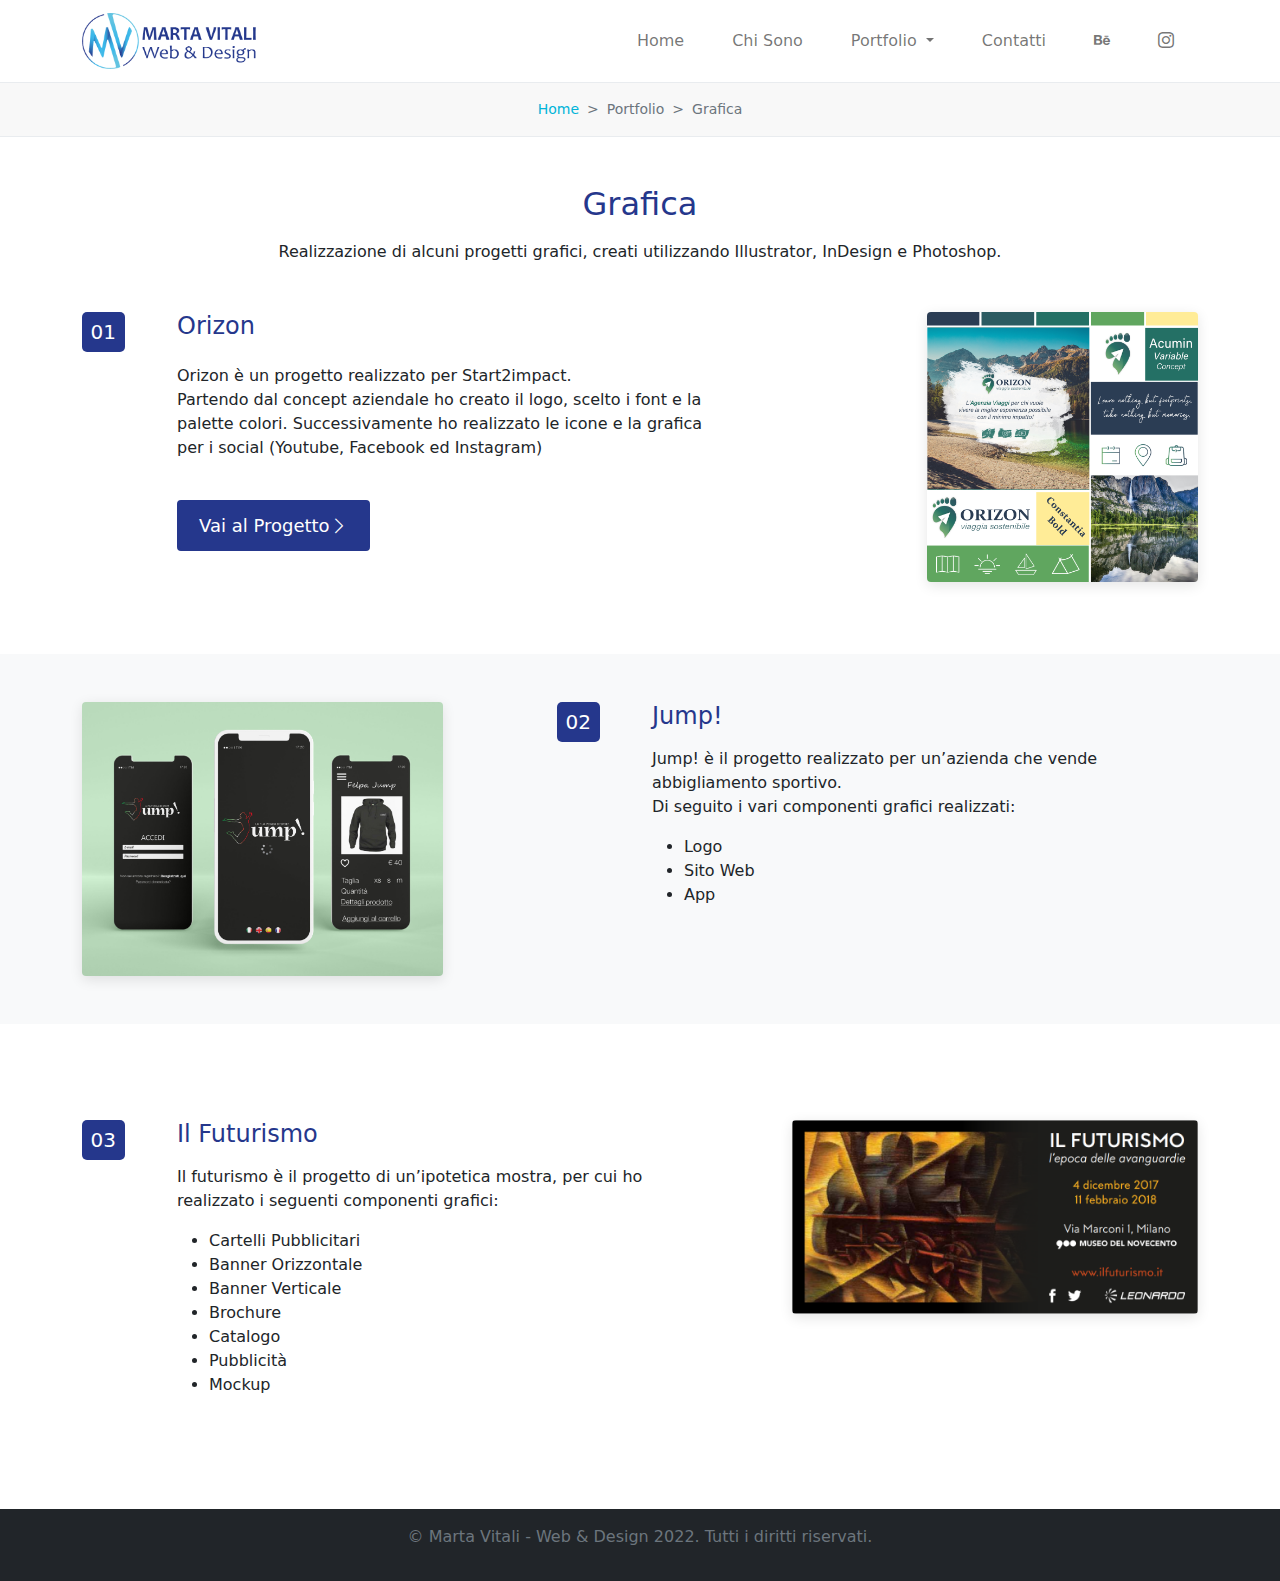
<file: portfolio/grafica/index.html>
<!DOCTYPE html>
<html lang="en">
<head>
  <meta charset="UTF-8">
  <meta name="viewport" content="width=device-width, initial-scale=1.0">
  <meta http-equiv="X-UA-Compatible" content="ie=edge">
    <meta name="description" content="I miei progetti grafici, dai più recenti a quelli più dati, scopriamoli insieme!" />
  <link rel="stylesheet" href="../../assets/scss/main.min.css">
  <!-- Bootstrap CSS -->
     <link href="https://cdn.jsdelivr.net/npm/bootstrap@5.1.3/dist/css/bootstrap.min.css" rel="stylesheet" integrity="sha384-1BmE4kWBq78iYhFldvKuhfTAU6auU8tT94WrHftjDbrCEXSU1oBoqyl2QvZ6jIW3" crossorigin="anonymous">
  <!--Icon Bootstrap-->
    <link rel="stylesheet" href="https://cdn.jsdelivr.net/npm/bootstrap-icons@1.8.1/font/bootstrap-icons.css">

     <title>Portfolio - Grafica</title>
     <link rel="icon" type="image/x-icon" href="../../assets/img/favicon.png">
   </head>
<body>

  <!--navbar-->
  <nav class="navbar navbar-light navbar-expand-lg bg-light fixed-top">
    <div class="container">
     <a class="navbar-brand" href="../../index.html">
       <img src="../../assets/img/header/logo.png" alt="marta vitali graphic & web designer" width="175" height="auto">
     </a>
    <button class="navbar-toggler" type="button" data-bs-toggle="offcanvas" data-bs-target="#navbarOffcanvasLg" aria-controls="navbarOffcanvasLg">
      <span class="navbar-toggler-icon"></span>
    </button>
    <div class="offcanvas offcanvas-end" tabindex="-1" id="navbarOffcanvasLg" aria-labelledby="navbarOffcanvasLgLabel">
      <ul class="navbar-nav">
        <li class="nav-item">
          <a class="nav-link" href="../../index.html">Home</a>
        </li>
        <li class="nav-item">
          <a class="nav-link" href="../../chi-sono.html">Chi Sono</a>
        </li>
        <li class="nav-item dropdown">
          <a class="nav-link dropdown-toggle" href="#" id="navbarDropdownMenuLink" role="button" data-bs-toggle="dropdown" aria-expanded="false">
            Portfolio
          </a>
          <ul class="dropdown-menu shadow-sm" aria-labelledby="navbarDropdownMenuLink">
            <li><a class="dropdown-item" href="../grafica/index.html">Grafica</a></li>
            <li><a class="dropdown-item" href="../web-design/index.html">Web Design</a></li>
          </ul>
        </li>
        <li class="nav-item">
          <a class="nav-link" href="../../contatti.html">Contatti</a>
        </li>
        <li class="nav-item">
          <a class="nav-link" href="https://www.behance.net/martavitali" target="_blank">
            <i class="bi bi-behance"></i>
          </a>
        </li>
        <li class="nav-item">
          <a class="nav-link" href="https://www.instagram.com/martavitali_99/?hl=it" target="_blank">
            <i class="bi bi-instagram"></i>
          </a>
        </li>
      </ul>
    </div>
  </div>
</nav>


<!-- Breadcrumb -->

<nav class="breadcrumb-nav"style="--bs-breadcrumb-divider: '>';" aria-label="breadcrumb">
  <div class="container">
    <ol class="breadcrumb">
      <li class="breadcrumb-item"><a href="../../index.html">Home</a></li>
      <li class="breadcrumb-item" style="color: #6c757d;">Portfolio</li>
      <li class="breadcrumb-item active" aria-current="page">Grafica</li>
    </ol>
  </div>
</nav>


<!-- Graphic Portfolio -->

<section class="graphic mb-2 my-lg-5">
  <div class="container">
    <h2 class"my-5">Grafica</h2>
      <p class="py-2 "style="text-align:center;">Realizzazione di alcuni progetti grafici, creati utilizzando Illustrator, InDesign e Photoshop.</p>
    <div class="row py-4">
      <h4 class="pb-2 solo_mobile" style="text-align:center;">Orizon</h4>
      <div class="col-12 col-lg-1 order-lg-1">
        <div class="number">
          <h5 class="solo_desktop">01</h5>
        </div>
      </div>
      <div class="col-12 col-lg-6 order-2 order-lg-2">
        <div class="project d-flex flex-column">
          <h4 class="solo_desktop">Orizon</h4>
          <p class="mt-3">Orizon è un progetto realizzato per Start2impact.<br/>
             Partendo dal concept aziendale ho creato il logo, scelto i font e la palette colori. Successivamente ho realizzato le icone e la grafica per i social (Youtube, Facebook ed Instagram)
          </p>
          <a class="bt1 rounded my-2 my-lg-4 mx-auto ms-lg-0 d-lg-flex justify-content-lg-start" href="https://www.martavitali.eu/wordpress/wp-content/uploads/2022/01/Progetto-Grafica-UXUI-di-Marta-Vitali.pdf" role="button" target="_blank">Vai al Progetto
              <i class="bi bi-chevron-right"></i>
          </a>
        </div>
      </div>
      <div class="col-12 col-lg-5 order-1 order-lg-3">
        <a href="https://www.martavitali.eu/wordpress/wp-content/uploads/2022/01/Progetto-Grafica-UXUI-di-Marta-Vitali.pdf/" target="_blank">
          <img src="../../assets/img/portfolio/orizon/orizon_brand_board.png" alt="brand board Orizon graphic" class="rounded mx-auto d-block my-4 my-lg-0 orizon_brand">
        </a>
      </div>
    </div>
  </div>
</section>

<section class="bg-light mb-2 my-lg-5">
  <div class="container">
    <div class="row py-5">
      <h4 class="pb-2 solo_mobile" style="text-align:center;">Jump!</h4>
      <div class="col-12 col-lg-5">
        <img src="../../assets/img/portfolio/jump/jump.jpg" alt="applicazione jump abbigliamento sportivo" class="rounded mx-auto d-block  my-4 my-lg-0 jump">
      </div>
      <div class="col-12 col-lg-1">
        <div class="number">
          <h5 class="solo_desktop">02</h5>
        </div>
      </div>
      <div class="col-12 col-lg-6">
        <div class="project">
          <h4 class="solo_desktop">Jump!</h4>
          <p class="mt-3">Jump! è il progetto realizzato per un’azienda che vende abbigliamento sportivo.<br/>
             Di seguito i vari componenti grafici realizzati:
          </p>
          <ul>
            <li class="project-link"><a href="https://www.martavitali.eu/grafica/jump/2-prove_logo.pdf" target="_blank">Logo</a></li>
            <li class="project-link"><a href="https://www.martavitali.eu/grafica/jump/5-sito.pdf" target="_blank">Sito Web</a></li>
            <li class="project-link"><a href="https://www.martavitali.eu/grafica/jump/6-applicazione.pdf" target="_blank">App</a></li>
          </ul>
        </div>
      </div>
    </div>
  </div>
</section>

<section class="mb-2 my-lg-5">
  <div class="container">
    <div class="row py-5">
      <h4 class="pb-2 solo_mobile" style="text-align:center;">Il Futurismo</h4>
      <div class="col-12 col-lg-1 order-lg-1">
        <div class="number">
          <h5 class="solo_desktop">03</h5>
        </div>
      </div>
      <div class="col-12 col-lg-6 order-2 order-lg-2">
        <div class="project">
          <h4 class="solo_desktop">Il Futurismo</h4>
          <p class="mt-3">Il futurismo è il progetto di un’ipotetica mostra, per cui ho realizzato i seguenti componenti grafici:
          </p>
          <ul>
            <li class="project-link"><a href="https://www.martavitali.eu/grafica/futurismo/1-cartelli_pubblicitari.pdf" target="_blank">Cartelli Pubblicitari</a></li>
            <li class="project-link"><a href="../../assets/img/portfolio/futurismo/banner_orizzontale.gif" target="_blank">Banner Orizzontale</a></li>
            <li class="project-link"><a href="../../assets/img/portfolio/futurismo/banner_verticale.gif" target="_blank">Banner Verticale</a></li>
            <li class="project-link"><a href="https://www.martavitali.eu/grafica/futurismo/4-brochure.pdf" target="_blank">Brochure</a></li>
            <li class="project-link"><a href="https://www.martavitali.eu/grafica/futurismo/5-catalogo.pdf" target="_blank">Catalogo</a></li>
            <li class="project-link"><a href="https://www.martavitali.eu/grafica/futurismo/6-pubblicita.pdf" target="_blank">Pubblicità</a></li>
            <li class="project-link"><a href="https://www.martavitali.eu/grafica/futurismo/7-mockup.pdf" target="_blank">Mockup</a></li>
          </ul>
        </div>
      </div>
      <div class="col-12 col-lg-5 order-1 order-lg-3">
        <img src="../../assets/img/portfolio/futurismo/futurismo_cartello_pubblicitario.png" alt="brand board Orizon graphic" class="rounded mx-auto d-block my-4 my-lg-0 futurismo_banner">
      </div>
    </div>
  </div>
</section>


<!-- Option 1: Bootstrap Bundle with Popper -->
  <script src="https://cdn.jsdelivr.net/npm/bootstrap@5.1.3/dist/js/bootstrap.bundle.min.js" integrity="sha384-ka7Sk0Gln4gmtz2MlQnikT1wXgYsOg+OMhuP+IlRH9sENBO0LRn5q+8nbTov4+1p" crossorigin="anonymous"></script>
</body>


<footer class="py-3 bg-dark">
  <p class="text-center text-muted">&copy; Marta Vitali - Web & Design 2022. Tutti i diritti riservati.</p>
</footer>


</html>
</file>
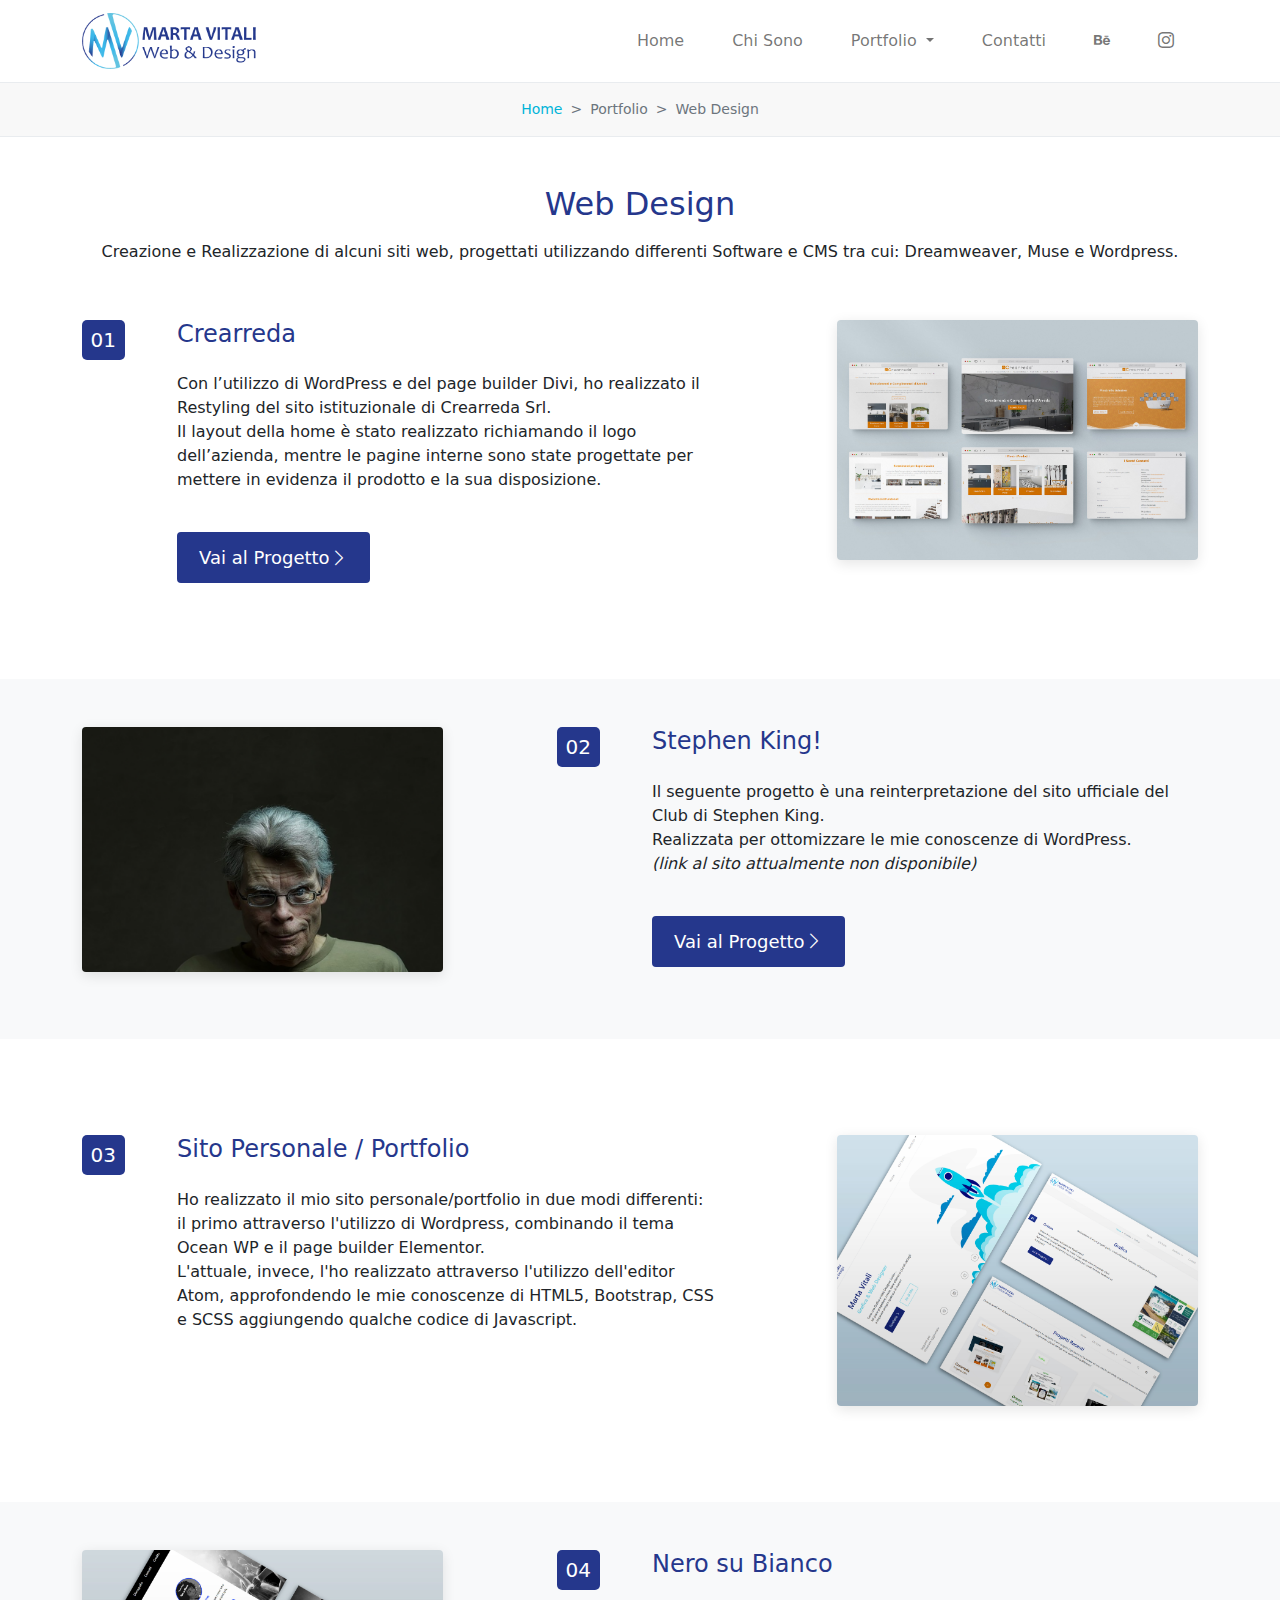
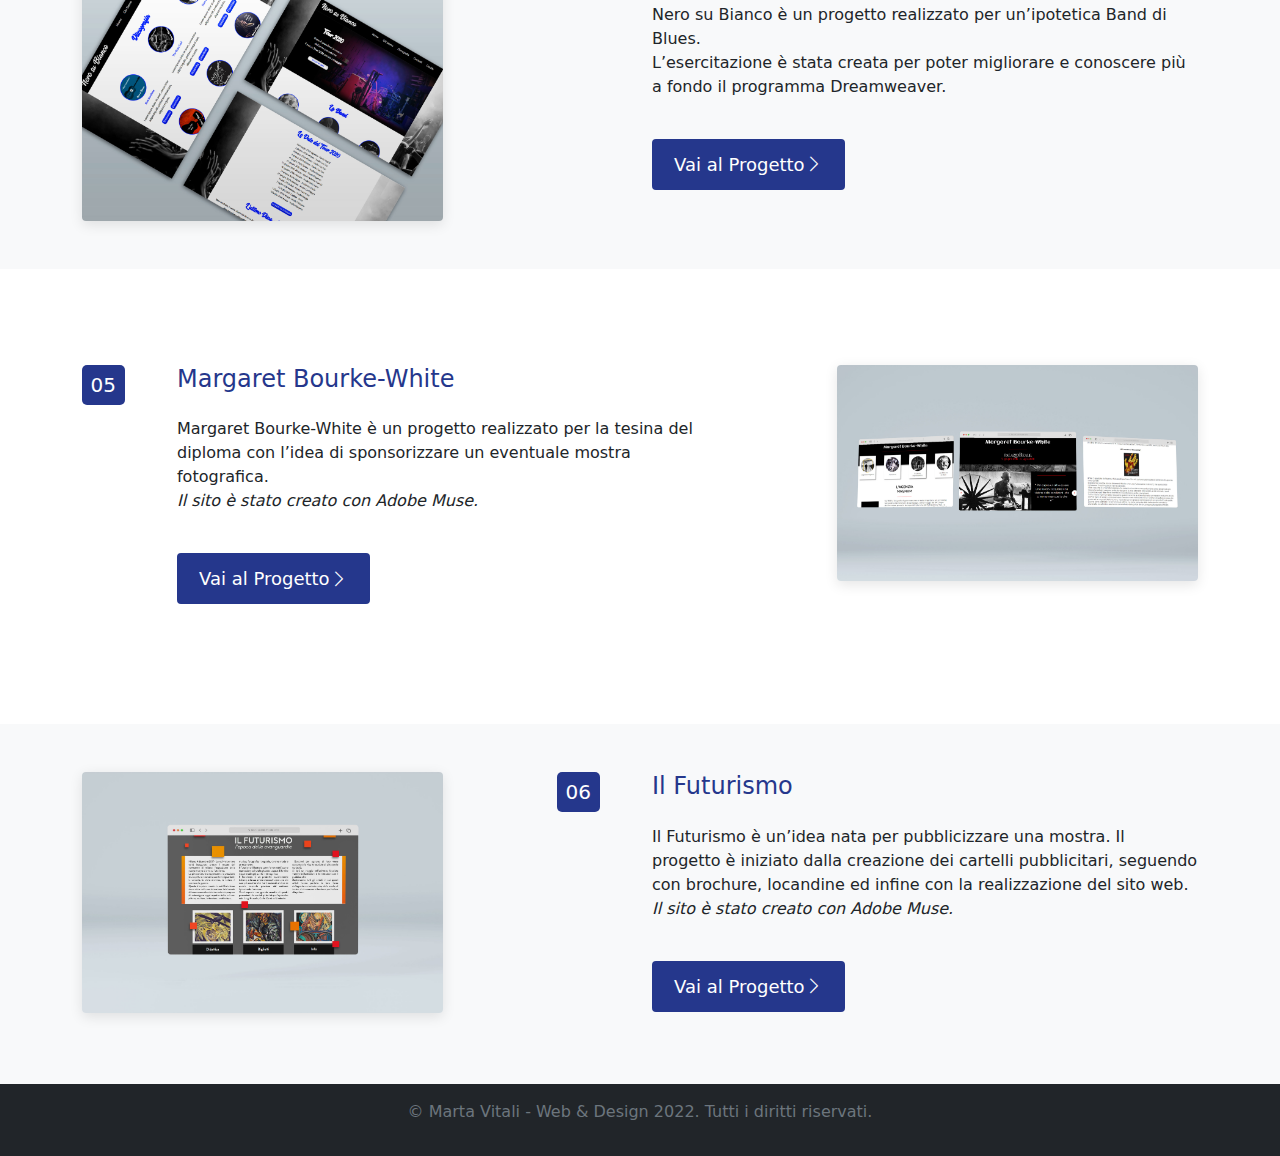
<file: portfolio/web-design/index.html>
<!DOCTYPE html>
<html lang="en">
<head>
  <meta charset="UTF-8">
  <meta name="viewport" content="width=device-width, initial-scale=1.0">
  <meta http-equiv="X-UA-Compatible" content="ie=edge">
    <meta name="description" content="I miei progetti sul web, dalla progettazzione alla messa online del sito, scopriamoli insieme!" />
  <link rel="stylesheet" href="../../assets/scss/main.min.css">
  <!-- Bootstrap CSS -->
     <link href="https://cdn.jsdelivr.net/npm/bootstrap@5.1.3/dist/css/bootstrap.min.css" rel="stylesheet" integrity="sha384-1BmE4kWBq78iYhFldvKuhfTAU6auU8tT94WrHftjDbrCEXSU1oBoqyl2QvZ6jIW3" crossorigin="anonymous">
  <!--Icon Bootstrap-->
    <link rel="stylesheet" href="https://cdn.jsdelivr.net/npm/bootstrap-icons@1.8.1/font/bootstrap-icons.css">

     <title>Portfolio - Web Design</title>
     <link rel="icon" type="image/x-icon" href="../../assets/img/favicon.png">
   </head>
<body>

  <!--navbar-->
  <nav class="navbar navbar-light navbar-expand-lg bg-light fixed-top">
    <div class="container">
     <a class="navbar-brand" href="../../index.html">
       <img src="../../assets/img/header/logo.png" alt="marta vitali graphic & web designer" width="175" height="auto">
     </a>
    <button class="navbar-toggler" type="button" data-bs-toggle="offcanvas" data-bs-target="#navbarOffcanvasLg" aria-controls="navbarOffcanvasLg">
      <span class="navbar-toggler-icon"></span>
    </button>
    <div class="offcanvas offcanvas-end" tabindex="-1" id="navbarOffcanvasLg" aria-labelledby="navbarOffcanvasLgLabel">
      <ul class="navbar-nav">
        <li class="nav-item">
          <a class="nav-link" href="../../index.html">Home</a>
        </li>
        <li class="nav-item">
          <a class="nav-link" href="../../chi-sono.html">Chi Sono</a>
        </li>
        <li class="nav-item dropdown">
          <a class="nav-link dropdown-toggle" href="#" id="navbarDropdownMenuLink" role="button" data-bs-toggle="dropdown" aria-expanded="false">
            Portfolio
          </a>
          <ul class="dropdown-menu shadow-sm" aria-labelledby="navbarDropdownMenuLink">
            <li><a class="dropdown-item" href="../grafica/index.html">Grafica</a></li>
            <li><a class="dropdown-item" href="../web-design/index.html">Web Design</a></li>
          </ul>
        </li>
        <li class="nav-item">
          <a class="nav-link" href="../../contatti.html">Contatti</a>
        </li>
        <li class="nav-item">
          <a class="nav-link" href="https://www.behance.net/martavitali" target="_blank">
            <i class="bi bi-behance"></i>
          </a>
        </li>
        <li class="nav-item">
          <a class="nav-link" href="https://www.instagram.com/martavitali_99/?hl=it" target="_blank">
            <i class="bi bi-instagram"></i>
          </a>
        </li>
      </ul>
    </div>
  </div>
</nav>


<!-- Breadcrumb -->

<nav class="breadcrumb-nav"style="--bs-breadcrumb-divider: '>';" aria-label="breadcrumb">
  <div class="container">
    <ol class="breadcrumb">
      <li class="breadcrumb-item"><a href="../../index.html">Home</a></li>
      <li class="breadcrumb-item" style="color: #6c757d;">Portfolio</li>
      <li class="breadcrumb-item active" aria-current="page">Web Design</li>
    </ol>
  </div>
</nav>


<!-- Web Design Portfolio -->

<section class="graphic mb-2 my-lg-5">
  <div class="container">
    <h2 class"my-5">Web Design</h2>
      <p class="py-2 "style="text-align:center;">Creazione e Realizzazione di alcuni siti web, progettati utilizzando differenti Software e CMS tra cui: Dreamweaver, Muse e Wordpress.</p>
    <div class="row py-4 my-4">
      <h4 class="pb-2 solo_mobile" style="text-align:center;">Crearreda</h4>
      <div class="col-12 col-lg-1 order-lg-1">
        <div class="number">
          <h5 class="solo_desktop">01</h5>
        </div>
      </div>
      <div class="col-12 col-lg-6 order-2 order-lg-2">
        <div class="project d-flex flex-column">
          <h4 class="solo_desktop">Crearreda</h4>
          <p class="mt-3">Con l’utilizzo di WordPress e del page builder Divi, ho realizzato il Restyling del sito istituzionale di Crearreda Srl. <br/>
             Il layout della home è stato realizzato richiamando il logo dell’azienda, mentre le pagine interne sono state progettate per mettere in evidenza il prodotto e la sua disposizione.
          </p>
          <a class="bt1 rounded my-2 my-lg-4 mx-auto ms-lg-0 d-lg-flex justify-content-lg-start" href="https://crearreda.com/home/" role="button" target="_blank"> Vai al Progetto
              <i class="bi bi-chevron-right"></i>
          </a>
        </div>
      </div>
      <div class="col-12 col-lg-5 order-1 order-lg-3">
        <a href="https://crearreda.com/home/"target="_blank">
          <img src="../../assets/img/portfolio/crearreda/crearreda.jpg" alt="website Crearreda Srl" class="rounded mx-auto d-block my-4 my-lg-0 crearreda">
        </a>
      </div>
    </div>
  </div>
</section>

<section class="bg-light mb-2 my-lg-5">
  <div class="container">
    <div class="row bg-light py-5">
      <h4 class="pb-2 solo_mobile" style="text-align:center;">Stephen King</h4>
      <div class="col-12 col-lg-5 order-1 order-lg-1">
        <a href=""target="_blank">
          <img src="../../assets/img/portfolio/stephen_king/stephen_king.png" alt="website club stephenking" class="rounded mx-auto d-block my-4 my-lg-0 stephen">
        </a>
      </div>
      <div class="col-12 col-lg-1 order-lg-2">
        <div class="number">
          <h5 class="solo_desktop">02</h5>
        </div>
      </div>
      <div class="col-12 col-lg-6 order-2 order-lg-3">
        <div class="project d-flex flex-column">
          <h4 class="solo_desktop">Stephen King!</h4>
          <p class="mt-3">Il seguente progetto è una reinterpretazione del sito ufficiale del Club di Stephen King.<br/>
             Realizzata per ottomizzare le mie conoscenze di WordPress.<br/>
             <em>(link al sito attualmente non disponibile)</em>
          </p>
          <a class="bt1 rounded my-2 my-lg-4 mx-auto ms-lg-0 d-lg-flex justify-content-lg-start" href="" role="button" target="_blank">Vai al Progetto
              <i class="bi bi-chevron-right"></i>
          </a>
        </div>
      </div>
    </div>
  </div>
</section>

<section class="mb-2 my-lg-5">
  <div class="container">
    <div class="row py-5">
      <h4 class="pb-2 solo_mobile" style="text-align:center;">Sito Personale / Portfolio</h4>
      <div class="col-12 col-lg-1 order-lg-1">
        <div class="number">
          <h5 class="solo_desktop">03</h5>
        </div>
      </div>
      <div class="col-12 col-lg-6 order-2 order-lg-2">
        <div class="project d-flex flex-column">
          <h4 class="solo_desktop">Sito Personale / Portfolio</h4>
          <p class="mt-3">Ho realizzato il mio sito personale/portfolio in due modi differenti:<br/>
            il primo attraverso l'utilizzo di Wordpress, combinando il tema Ocean WP e il page builder Elementor. <br/>
            L'attuale, invece, l'ho realizzato attraverso l'utilizzo dell'editor Atom, approfondendo le mie conoscenze di HTML5, Bootstrap, CSS e SCSS aggiungendo qualche codice di Javascript.
          </p>
        </div>
      </div>
      <div class="col-12 col-lg-5 order-1 order-lg-3">
          <img src="../../assets/img/portfolio/portfolio/sito_personale.jpg" alt="website Marta Vitali portfolio" class="rounded mx-auto d-block my-4 my-lg-0 my_portfolio">
      </div>
    </div>
  </div>
</section>

<section class="bg-light mb-2 my-lg-5">
  <div class="container">
    <div class="row py-5">
      <h4 class="pb-2 solo_mobile" style="text-align:center;">Nero su Bianco</h4>
      <div class="col-12 col-lg-5 order-1 order-lg-1">
        <a href="https://www.martavitali.eu/dw/nerosubianco/" target="_blank">
          <img src="../../assets/img/portfolio/nero_su_bianco/NerosuBianco.jpg" alt="website Nero su Bianco jazz and blues band" class="rounded mx-auto d-block my-4 my-lg-0 nerobianco">
        </a>
      </div>
      <div class="col-12 col-lg-1 order-lg-2">
        <div class="number">
          <h5 class="solo_desktop">04</h5>
        </div>
      </div>
      <div class="col-12 col-lg-6 order-2 order-lg-3">
        <div class="project d-flex flex-column">
          <h4 class="solo_desktop">Nero su Bianco</h4>
          <p class="mt-3">Nero su Bianco è un progetto realizzato per un’ipotetica Band di Blues.<br/> L’esercitazione è stata creata per poter migliorare e conoscere più a fondo il programma Dreamweaver.
          </p>
          <a class="bt1 rounded my-2 my-lg-4 mx-auto ms-lg-0 d-lg-flex justify-content-lg-start" href="https://www.martavitali.eu/dw/nerosubianco/" role="button" target="_blank">Vai al Progetto
              <i class="bi bi-chevron-right"></i>
          </a>
        </div>
      </div>
    </div>
  </div>
</section>

<section class="mb-2 my-lg-5">
  <div class="container">
    <div class="row py-5">
      <h4 class="pb-2 solo_mobile" style="text-align:center;">Margaret Bourke-White</h4>
      <div class="col-12 col-lg-1 order-lg-1">
        <div class="number">
          <h5 class="solo_desktop">05</h5>
        </div>
      </div>
      <div class="col-12 col-lg-6 order-2 order-lg-2">
        <div class="project d-flex flex-column">
          <h4 class="solo_desktop">Margaret Bourke-White</h4>
          <p class="mt-3">Margaret Bourke-White è un progetto realizzato per la tesina del diploma con l’idea di sponsorizzare un eventuale mostra fotografica. <br/>
            <em>Il sito è stato creato con Adobe Muse.</em>
          </p>
          <a class="bt1 rounded my-2 my-lg-4 mx-auto ms-lg-0 d-lg-flex justify-content-lg-start" href="https://www.martavitali.eu/mu/margaret/" role="button" target="_blank">Vai al Progetto
              <i class="bi bi-chevron-right"></i>
          </a>
        </div>
      </div>
      <div class="col-12 col-lg-5 order-1 order-lg-3">
        <a href="https://www.martavitali.eu/mu/margaret/" target="_blank">
          <img src="../../assets/img/portfolio/margaret_bourke_white/margaret.jpg" alt="website mostra margaret bourke white" class="rounded mx-auto d-block my-4 my-lg-0 margaret_web">
        </a>
      </div>
    </div>
  </div>
</section>

<section class="bg-light mt-2 mt-lg-5">
  <div class="container">
    <div class="row py-5">
      <h4 class="pb-2 solo_mobile" style="text-align:center;">Il Futurismo</h4>
      <div class="col-12 col-lg-5 order-1 order-lg-1">
        <a href="https://www.martavitali.eu/mu/il_futurismo/" target="_blank">
          <img src="../../assets/img/portfolio/futurismo/futurismo.jpg" alt="website mostra sul futurismo" class="rounded mx-auto d-block my-4 my-lg-0 futurismo_web">
        </a>
      </div>
      <div class="col-12 col-lg-1 order-lg-2">
        <div class="number">
          <h5 class="solo_desktop">06</h5>
        </div>
      </div>
      <div class="col-12 col-lg-6 order-2 order-lg-3">
        <div class="project d-flex flex-column">
          <h4 class="solo_desktop">Il Futurismo</h4>
          <p class="mt-3">Il Futurismo è un’idea nata per pubblicizzare una mostra. Il progetto è iniziato dalla creazione dei cartelli pubblicitari, seguendo con brochure, locandine ed infine con la realizzazione del sito web.<br/>
            <em> Il sito è stato creato con Adobe Muse.</em>
          </p>
          <a class="bt1 rounded my-2 my-lg-4 mx-auto ms-lg-0 d-lg-flex justify-content-lg-start" href="https://www.martavitali.eu/mu/il_futurismo/" role="button" target="_blank">Vai al Progetto
              <i class="bi bi-chevron-right"></i>
          </a>
        </div>
      </div>
    </div>
  </div>
</section>



<!-- Option 1: Bootstrap Bundle with Popper -->
  <script src="https://cdn.jsdelivr.net/npm/bootstrap@5.1.3/dist/js/bootstrap.bundle.min.js" integrity="sha384-ka7Sk0Gln4gmtz2MlQnikT1wXgYsOg+OMhuP+IlRH9sENBO0LRn5q+8nbTov4+1p" crossorigin="anonymous"></script>
</body>


<footer class="py-3 bg-dark">
  <p class="text-center text-muted">&copy; Marta Vitali - Web & Design 2022. Tutti i diritti riservati.</p>
</footer>


</html>
</file>
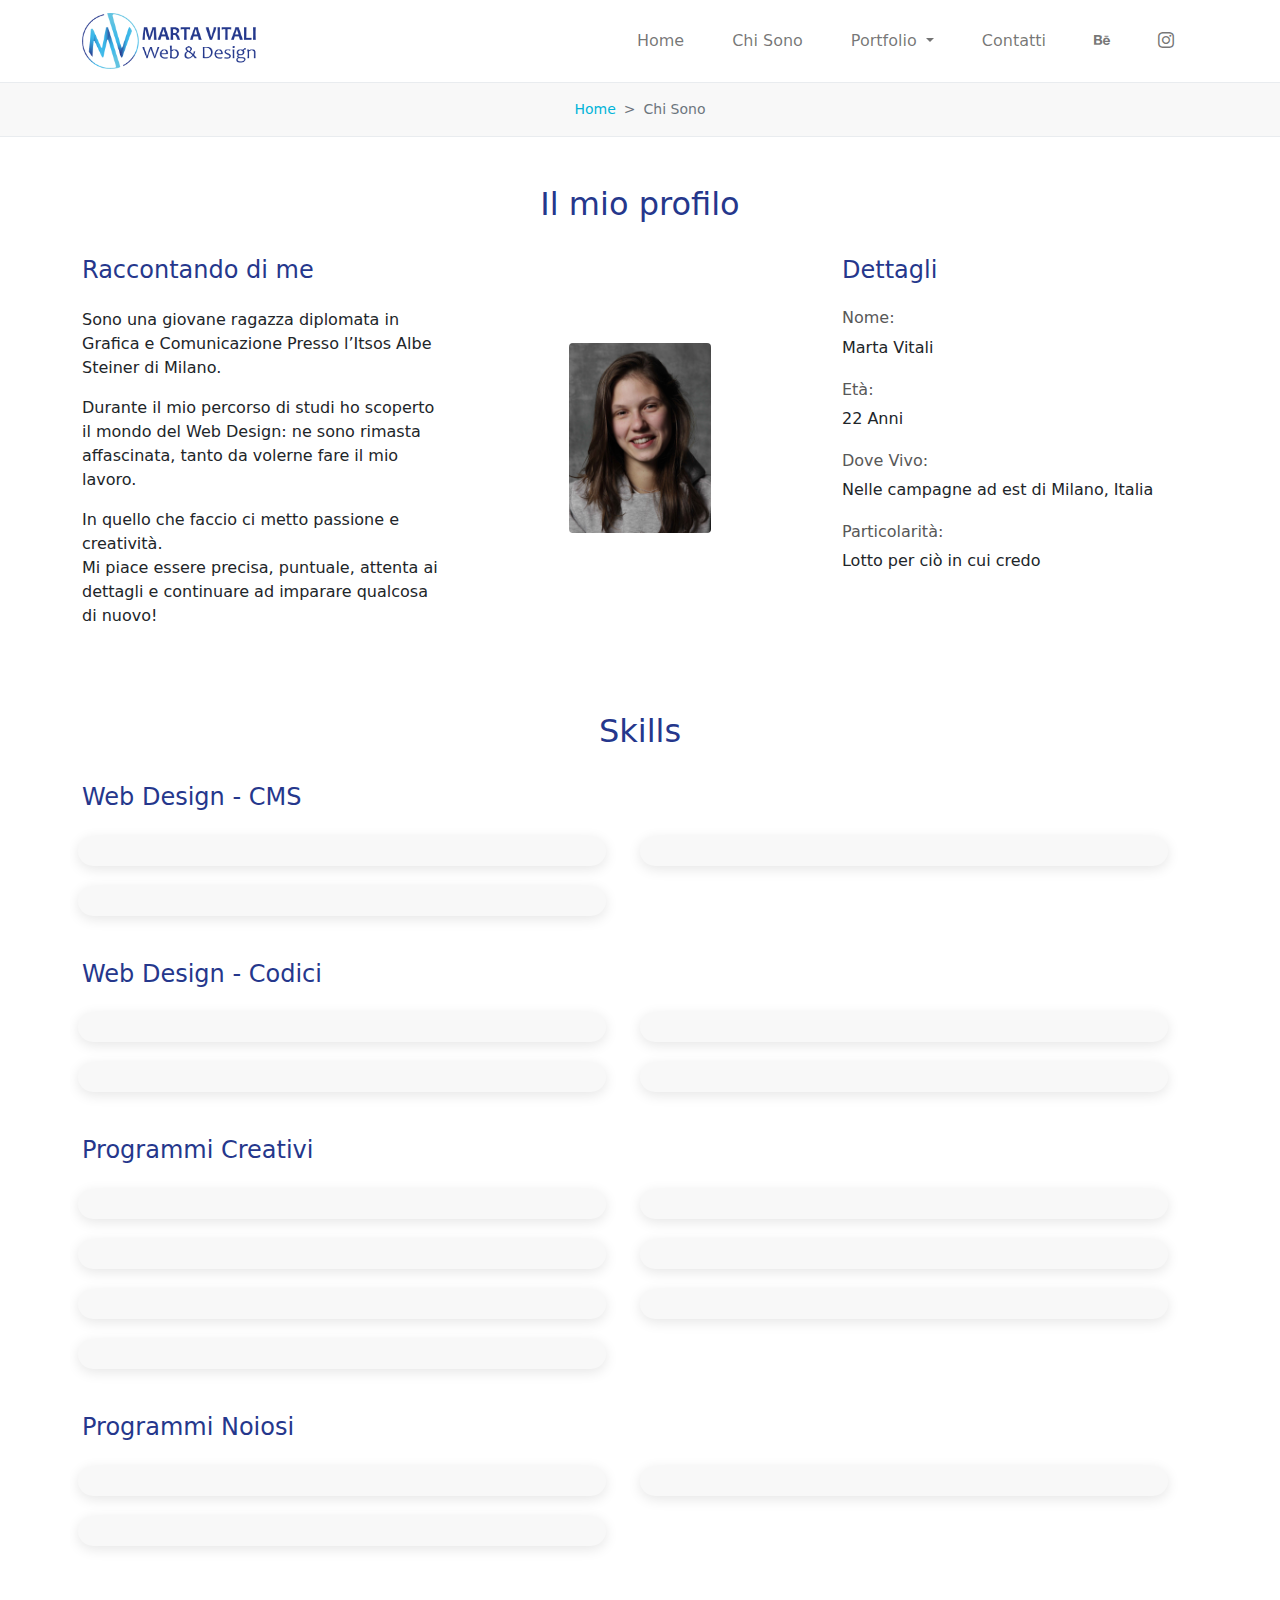
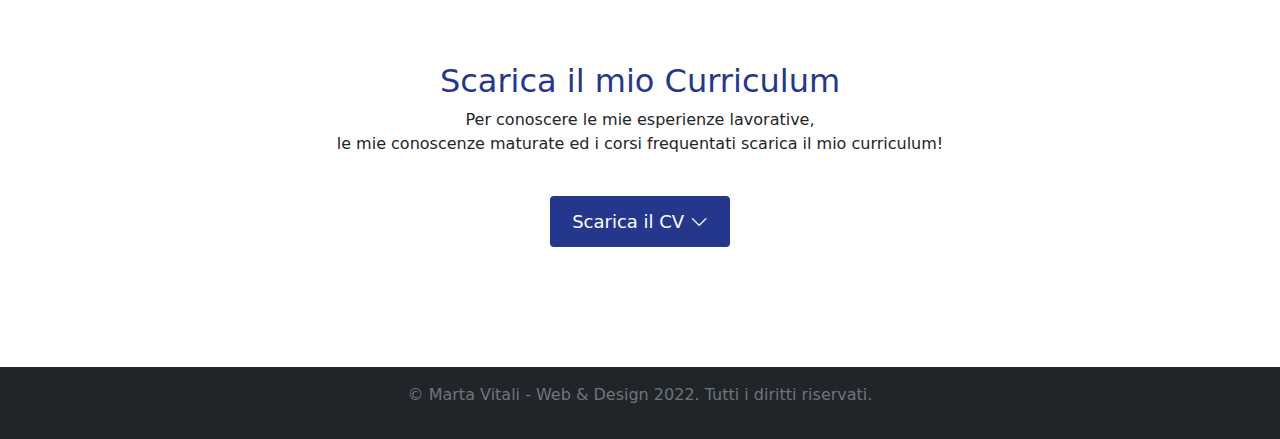
<file: chi-sono.html>
<!DOCTYPE html>
<html lang="en">
<head>
  <meta charset="UTF-8">
  <meta name="viewport" content="width=device-width, initial-scale=1.0">
  <meta http-equiv="X-UA-Compatible" content="ie=edge">
    <meta name="description" content="Scopri ciò che mi appassiona, la mia vita professionale e le competenze acquisite!" />
  <link rel="stylesheet" href="assets/scss/main.min.css">
  <!-- Bootstrap CSS -->
     <link href="https://cdn.jsdelivr.net/npm/bootstrap@5.1.3/dist/css/bootstrap.min.css" rel="stylesheet" integrity="sha384-1BmE4kWBq78iYhFldvKuhfTAU6auU8tT94WrHftjDbrCEXSU1oBoqyl2QvZ6jIW3" crossorigin="anonymous">
  <!--Icon Bootstrap-->
    <link rel="stylesheet" href="https://cdn.jsdelivr.net/npm/bootstrap-icons@1.8.1/font/bootstrap-icons.css">

     <title>Chi Sono</title>
     <link rel="icon" type="image/x-icon" href="assets/img/favicon.png">
   </head>
<body>

  <!--navbar-->
  <nav class="navbar navbar-light navbar-expand-lg bg-light fixed-top">
    <div class="container">
     <a class="navbar-brand" href="index.html">
       <img src="assets/img/header/logo.png" alt="marta vitali graphic & web designer" width="175" height="auto">
     </a>
    <button class="navbar-toggler" type="button" data-bs-toggle="offcanvas" data-bs-target="#navbarOffcanvasLg" aria-controls="navbarOffcanvasLg">
      <span class="navbar-toggler-icon"></span>
    </button>
    <div class="offcanvas offcanvas-end" tabindex="-1" id="navbarOffcanvasLg" aria-labelledby="navbarOffcanvasLgLabel">
      <ul class="navbar-nav">
        <li class="nav-item">
          <a class="nav-link" href="index.html">Home</a>
        </li>
        <li class="nav-item">
          <a class="nav-link" href="chi-sono.html">Chi Sono</a>
        </li>
        <li class="nav-item dropdown">
          <a class="nav-link dropdown-toggle" href="#" id="navbarDropdownMenuLink" role="button" data-bs-toggle="dropdown" aria-expanded="false">
            Portfolio
          </a>
          <ul class="dropdown-menu shadow-sm" aria-labelledby="navbarDropdownMenuLink">
            <li><a class="dropdown-item" href="portfolio/grafica/index.html">Grafica</a></li>
            <li><a class="dropdown-item" href="portfolio/Web-design/index.html">Web Design</a></li>
          </ul>
        </li>
        <li class="nav-item">
          <a class="nav-link" href="contatti.html">Contatti</a>
        </li>
        <li class="nav-item">
          <a class="nav-link" href="https://www.behance.net/martavitali" target="_blank">
            <i class="bi bi-behance"></i>
          </a>
        </li>
        <li class="nav-item">
          <a class="nav-link" href="https://www.instagram.com/martavitali_99/?hl=it" target="_blank">
            <i class="bi bi-instagram"></i>
          </a>
        </li>
      </ul>
    </div>
  </div>
</nav>


<!-- Breadcrumb -->

<nav class="breadcrumb-nav"style="--bs-breadcrumb-divider: '>';" aria-label="breadcrumb">
  <div class="container">
    <ol class="breadcrumb">
      <li class="breadcrumb-item"><a href="index.html">
          Home
        </a></li>
      <li class="breadcrumb-item active" aria-current="page">Chi Sono</li>
    </ol>
  </div>
</nav>


<!-- Profile -->

<section class="about-me mb-2 my-lg-5">
  <div class="container">
    <h2 class"my-5" style="text-align: center;">Il mio profilo</h2>
    <div class="row">
      <div class="col-lg-4 order-2 order-lg-1">
        <h4 class="pt-4 pb-3">Raccontando di me</h4>
        <p>Sono una giovane ragazza diplomata in Grafica e Comunicazione Presso l’Itsos Albe Steiner di Milano.</p>
        <p>Durante il mio percorso di studi ho scoperto il mondo del Web Design: ne sono rimasta affascinata, tanto da volerne fare il mio lavoro.</p>
        <p>In quello che faccio ci metto passione e creatività.<br/>
           Mi piace essere precisa, puntuale, attenta ai dettagli e continuare ad imparare qualcosa di nuovo!</p>
      </div>
      <div class="my-4 my-lg-0 col-lg-4 order-1 order-lg-2 profile">
        <div class="thumb">
          <img src="assets/img/chi-sono/immagine-profilo.jpg" alt="immagine profilo Marta Vitali" class="rounded mx-auto d-block profile">
        </div>
      </div>
      <div class="col-lg-4 order-lg-3 solo_desktop">
        <h4 class="pt-4 pb-3">Dettagli</h4>
        <h6>Nome:</h6>
        <p class="pb-1">Marta Vitali</p>
        <h6>Età:</h6>
        <p class="pb-1">22 Anni</p>
        <h6>Dove Vivo:</h6>
        <p class="pb-1">Nelle campagne ad est di Milano, Italia</p>
        <h6>Particolarità:</h6>
        <p class="pb-1">Lotto per ciò in cui credo</p>
      </div>
    </div>
  </div>
</section>

<!-- Abilities -->

<section class="about-me my-2 my-lg-5">
  <div class="container overflow-hidden mb-lg-5">
    <h2 class"my-5" style="text-align: center;">Skills</h2>
    <div class="row gx-2">
      <div class="col-12">
        <h4 class="pt-4 pb-3">Web Design - CMS</h4>
      </div>
        <div class="col-md-6 progress" style="height: 30px;">
          <div class="progress-bar" role="progressbar" style="width: 75%;" aria-valuenow="75" aria-valuemin="0" aria-valuemax="100">
            <p>Wordpress</p>
            <p>75%</p>
          </div>
        </div>
        <div class="col-md-6 progress" style="height: 30px;">
          <div class="progress-bar" role="progressbar" style="width: 50%;" aria-valuenow="50" aria-valuemin="0" aria-valuemax="100">
            <p>Prestashop</p>
            <p>50%</p>
          </div>
        </div>
        <div class="col-md-6 progress" style="height: 30px;">
          <div class="progress-bar" role="progressbar" style="width: 35%;" aria-valuenow="35" aria-valuemin="0" aria-valuemax="100">
            <p>NopCommerce</p>
            <p>35%</p>
          </div>
        </div>
      </div>
      <div class="row gx-2">
        <div class="col-12">
          <h4 class="pt-4 pb-3">Web Design - Codici</h4>
        </div>
          <div class="col-md-6 progress" style="height: 30px;">
            <div class="progress-bar" role="progressbar" style="width: 60%;" aria-valuenow="60" aria-valuemin="0" aria-valuemax="100">
              <p>HTML5</p>
              <p>60%</p>
            </div>
          </div>
          <div class="col-md-6 progress" style="height: 30px;">
            <div class="progress-bar" role="progressbar" style="width: 50%;" aria-valuenow="50" aria-valuemin="0" aria-valuemax="100">
              <p>CSS</p>
              <p>50%</p>
            </div>
          </div>
          <div class="col-md-6 progress" style="height: 30px;">
            <div class="progress-bar" role="progressbar" style="width: 50%;" aria-valuenow="50" aria-valuemin="0" aria-valuemax="100">
              <p>PHP - In fase di studio</p>
            </div>
          </div>
          <div class="col-md-6 progress" style="height: 30px;">
            <div class="progress-bar" role="progressbar" style="width: 50%;" aria-valuenow="50" aria-valuemin="0" aria-valuemax="100">
              <p>Javascript - In fase di studio</p>
            </div>
          </div>
        </div>
        <div class="row gx-2">
          <div class="col-12">
            <h4 class="pt-4 pb-3">Programmi Creativi</h4>
          </div>
            <div class="col-md-6 progress" style="height: 30px;">
              <div class="progress-bar" role="progressbar" style="width: 80%;" aria-valuenow="80" aria-valuemin="0" aria-valuemax="100">
                <p>Photoshop</p>
                <p>80%</p>
              </div>
            </div>
            <div class="col-md-6 progress" style="height: 30px;">
              <div class="progress-bar" role="progressbar" style="width: 80%;" aria-valuenow="80" aria-valuemin="0" aria-valuemax="100">
                <p>Illustrator</p>
                <p>80%</p>
              </div>
            </div>
            <div class="col-md-6 progress" style="height: 30px;">
              <div class="progress-bar" role="progressbar" style="width: 75%;" aria-valuenow="75" aria-valuemin="0" aria-valuemax="100">
                <p>Dreamweaver</p>
                <p>75%</p>
              </div>
            </div>
            <div class="col-md-6 progress" style="height: 30px;">
              <div class="progress-bar" role="progressbar" style="width: 50%;" aria-valuenow="50" aria-valuemin="0" aria-valuemax="100">
                <p>Premiere</p>
                <p>50%</p>
              </div>
            </div>
            <div class="col-md-6 progress" style="height: 30px;">
              <div class="progress-bar" role="progressbar" style="width: 50%;" aria-valuenow="50" aria-valuemin="0" aria-valuemax="100">
                <p>InDesign</p>
                <p>45%</p>
              </div>
            </div>
            <div class="col-md-6 progress" style="height: 30px;">
              <div class="progress-bar" role="progressbar" style="width: 50%;" aria-valuenow="50" aria-valuemin="0" aria-valuemax="100">
                <p>Figma - In Fase di studio</p>
              </div>
            </div>
            <div class="col-md-6 progress" style="height: 30px;">
              <div class="progress-bar" role="progressbar" style="width: 50%;" aria-valuenow="50" aria-valuemin="0" aria-valuemax="100">
                <p>XD - In Fase di studio</p>
              </div>
            </div>
          </div>
          <div class="row gx-2">
            <div class="col-12">
              <h4 class="pt-4 pb-3">Programmi Noiosi</h4>
            </div>
              <div class="col-md-6 progress" style="height: 30px;">
                <div class="progress-bar" role="progressbar" style="width: 90%;" aria-valuenow="90" aria-valuemin="0" aria-valuemax="100">
                  <p>Word</p>
                  <p>90%</p>
                </div>
              </div>
              <div class="col-md-6 progress" style="height: 30px;">
                <div class="progress-bar" role="progressbar" style="width: 55%;" aria-valuenow="55" aria-valuemin="0" aria-valuemax="100">
                  <p>Excel</p>
                  <p>55%</p>
                </div>
              </div>
              <div class="col-md-6 progress" style="height: 30px;">
                <div class="progress-bar" role="progressbar" style="width: 70%;" aria-valuenow="70" aria-valuemin="0" aria-valuemax="100">
                  <p>Google Slider</p>
                  <p>70%</p>
                </div>
              </div>
            </div>



  </div>
</section>


<section class="download-cv mb-2 my-lg-5">
  <div class="container overflow-hidden py-5">
    <h2 class"my-5" style="text-align: center;">Scarica il mio Curriculum</h2>
    <p style="text-align: center;">Per conoscere le mie esperienze lavorative,<br/>
      le mie conoscenze maturate ed i corsi frequentati scarica il mio curriculum!</p>
    <div class="d-flex flex-column">
      <a class="bt1 rounded my-2 my-lg-4 mx-auto" href="https://www.martavitali.eu/wordpress/marta_vitali_curriculum.pdf" role="button" target="_blank">Scarica il CV
          <i class="bi bi-chevron-down"></i>
      </a>
    </div>
  </div>
</section>




<!-- Option 1: Bootstrap Bundle with Popper -->
  <script src="https://cdn.jsdelivr.net/npm/bootstrap@5.1.3/dist/js/bootstrap.bundle.min.js" integrity="sha384-ka7Sk0Gln4gmtz2MlQnikT1wXgYsOg+OMhuP+IlRH9sENBO0LRn5q+8nbTov4+1p" crossorigin="anonymous"></script>
</body>


<footer class="py-3 bg-dark">
  <p class="text-center text-muted">&copy; Marta Vitali - Web & Design 2022. Tutti i diritti riservati.</p>
</footer>


</html>
</file>
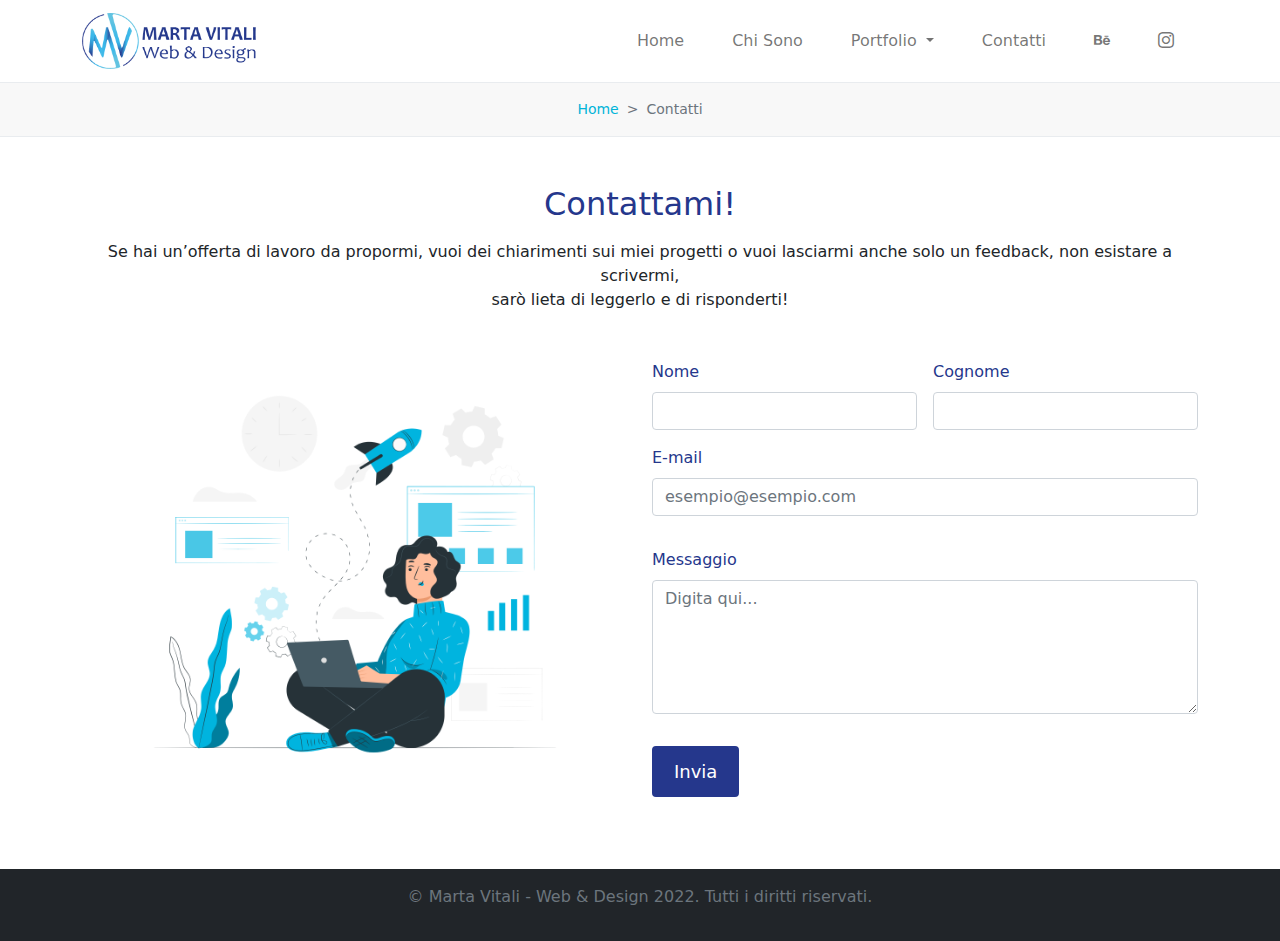
<file: contatti.html>
<!DOCTYPE html>
<html lang="en">
<head>
  <meta charset="UTF-8">
  <meta name="viewport" content="width=device-width, initial-scale=1.0">
  <meta http-equiv="X-UA-Compatible" content="ie=edge">
    <meta name="description" content="Fammi sapere cosa ne pensi dei miei progetti, contattami per informazioni o per preventivi! " />
  <link rel="stylesheet" href="assets/scss/main.min.css">
  <!-- Bootstrap CSS -->
     <link href="https://cdn.jsdelivr.net/npm/bootstrap@5.1.3/dist/css/bootstrap.min.css" rel="stylesheet" integrity="sha384-1BmE4kWBq78iYhFldvKuhfTAU6auU8tT94WrHftjDbrCEXSU1oBoqyl2QvZ6jIW3" crossorigin="anonymous">
  <!--Icon Bootstrap-->
    <link rel="stylesheet" href="https://cdn.jsdelivr.net/npm/bootstrap-icons@1.8.1/font/bootstrap-icons.css">

     <title>Contatti</title>
     <link rel="icon" type="image/x-icon" href="assets/img/favicon.png">
   </head>
<body>

  <!--navbar-->
  <nav class="navbar navbar-light navbar-expand-lg bg-light fixed-top">
    <div class="container">
     <a class="navbar-brand" href="index.html">
       <img src="assets/img/header/logo.png" alt="marta vitali graphic & web designer" width="175" height="auto">
     </a>
    <button class="navbar-toggler" type="button" data-bs-toggle="offcanvas" data-bs-target="#navbarOffcanvasLg" aria-controls="navbarOffcanvasLg">
      <span class="navbar-toggler-icon"></span>
    </button>
    <div class="offcanvas offcanvas-end" tabindex="-1" id="navbarOffcanvasLg" aria-labelledby="navbarOffcanvasLgLabel">
      <ul class="navbar-nav">
        <li class="nav-item">
          <a class="nav-link" href="index.html">Home</a>
        </li>
        <li class="nav-item">
          <a class="nav-link" href="chi-sono.html">Chi Sono</a>
        </li>
        <li class="nav-item dropdown">
          <a class="nav-link dropdown-toggle" href="#" id="navbarDropdownMenuLink" role="button" data-bs-toggle="dropdown" aria-expanded="false">
            Portfolio
          </a>
          <ul class="dropdown-menu shadow-sm" aria-labelledby="navbarDropdownMenuLink">
            <li><a class="dropdown-item" href="portfolio/grafica/index.html">Grafica</a></li>
            <li><a class="dropdown-item" href="portfolio/web-design/index.html">Web Design</a></li>
          </ul>
        </li>
        <li class="nav-item">
          <a class="nav-link" href="contatti.html">Contatti</a>
        </li>
        <li class="nav-item">
          <a class="nav-link" href="https://www.behance.net/martavitali" target="_blank">
            <i class="bi bi-behance"></i>
          </a>
        </li>
        <li class="nav-item">
          <a class="nav-link" href="https://www.instagram.com/martavitali_99/?hl=it" target="_blank">
            <i class="bi bi-instagram"></i>
          </a>
        </li>
      </ul>
    </div>
  </div>
</nav>


<!-- Breadcrumb -->

<nav class="breadcrumb-nav"style="--bs-breadcrumb-divider: '>';" aria-label="breadcrumb">
  <div class="container">
    <ol class="breadcrumb">
      <li class="breadcrumb-item"><a href="index.html">
          Home
        </a></li>
      <li class="breadcrumb-item active" aria-current="page">Contatti</li>
    </ol>
  </div>
</nav>


<!-- contact -->


  <div class="container my-5">

    <h2 class"my-5" style="text-align:center;">Contattami!</h2>
    <p class="py-lg-2 "style="text-align:center;">Se hai un’offerta di lavoro da propormi, vuoi dei chiarimenti sui miei progetti o vuoi lasciarmi anche solo un feedback, non esistare a scrivermi,
      <br/> sarò lieta di leggerlo e di risponderti!</p>

    <div class="row py-lg-4">


      <div class="col-md-6">
        <img src="assets/img/contatti/contatti.png" alt="contattami" class="img_contatti mx-auto d-block my-4 my-lg-0">
      </div>

      <div class="col-md-6">
        <form action="https://formspree.io/f/mqknypby" method="post" enctype="application/x-www-form-urlencoded" class="row g-3">
          <input type="hidden" name="_language" value="it" />

          <div class="col-md-6">
            <label for="Name" class="form-label">Nome</label>
            <input type="text" name="name" class="form-control" id="validationDefaultName" required>
          </div>

          <div class="col-md-6">
            <label for="Username" class="form-label">Cognome</label>
            <input type="text" name="username" class="form-control" id="validationDefaultUsername" required>
          </div>

          <div class="col-12 mb-3">
            <label for="validationDefaultInputEmail" class="form-label">E-mail</label>
            <input type="text" name="email" placeholder="esempio@esempio.com" class="form-control" aria-label="esempio@esempio.com" id="validationDefaultInputEmail" aria-describedby="emailHelp" required/>
            <!-- <input type="email" class="form-control" placeholder="esempio@esempio.com" aria-label="esempio@esempio.com" id="validationDefaultInputEmail" aria-describedby="emailHelp" required> -->
          </div>

          <div class="col-12 mb-3">
            <label for="validationDefaultMessage" class="form-label">Messaggio</label>
            <textarea name="message" class="form-control" id="validationDefaultMessage" placeholder="Digita qui..." aria-label="Digita qui..." rows="5" required></textarea>
          </div>

          <div class="col-auto">
            <input class="bt1 rounded" type="submit" value="Invia">
          </div>

        </form>
      </div>

    </div>


  </div>


<!-- Option 1: Bootstrap Bundle with Popper -->
  <script src="https://cdn.jsdelivr.net/npm/bootstrap@5.1.3/dist/js/bootstrap.bundle.min.js" integrity="sha384-ka7Sk0Gln4gmtz2MlQnikT1wXgYsOg+OMhuP+IlRH9sENBO0LRn5q+8nbTov4+1p" crossorigin="anonymous"></script>

<!-- Recaptcha -->
 <script src="https://www.google.com/recaptcha/api.js"></script>

</body>


<footer class="py-3 bg-dark">
  <p class="text-center text-muted">&copy; Marta Vitali - Web & Design 2022. Tutti i diritti riservati.</p>
</footer>


</html>
</file>
<file: assets/scss/main.min.css>
:root {
  --bs-blue: #0d6efd;
  --bs-indigo: #6610f2;
  --bs-purple: #6f42c1;
  --bs-pink: #d63384;
  --bs-red: #dc3545;
  --bs-orange: #fd7e14;
  --bs-yellow: #ffc107;
  --bs-green: #198754;
  --bs-teal: #20c997;
  --bs-cyan: #0dcaf0;
  --bs-white: #fff;
  --bs-gray: #6c757d;
  --bs-gray-dark: #343a40;
  --bs-gray-100: #f8f9fa;
  --bs-gray-200: #e9ecef;
  --bs-gray-300: #dee2e6;
  --bs-gray-400: #ced4da;
  --bs-gray-500: #adb5bd;
  --bs-gray-600: #6c757d;
  --bs-gray-700: #495057;
  --bs-gray-800: #343a40;
  --bs-gray-900: #212529;
  --bs-primary: #0d6efd;
  --bs-secondary: #6c757d;
  --bs-success: #198754;
  --bs-info: #0dcaf0;
  --bs-warning: #ffc107;
  --bs-danger: #dc3545;
  --bs-light: #f8f9fa;
  --bs-dark: #212529;
  --bs-primary-rgb: 13, 110, 253;
  --bs-secondary-rgb: 108, 117, 125;
  --bs-success-rgb: 25, 135, 84;
  --bs-info-rgb: 13, 202, 240;
  --bs-warning-rgb: 255, 193, 7;
  --bs-danger-rgb: 220, 53, 69;
  --bs-light-rgb: 248, 249, 250;
  --bs-dark-rgb: 33, 37, 41;
  --bs-white-rgb: 255, 255, 255;
  --bs-black-rgb: 0, 0, 0;
  --bs-body-color-rgb: 33, 37, 41;
  --bs-body-bg-rgb: 255, 255, 255;
  --bs-font-sans-serif: system-ui, -apple-system, "Segoe UI", Roboto, "Helvetica Neue", Arial, "Noto Sans", "Liberation Sans", sans-serif, "Apple Color Emoji", "Segoe UI Emoji", "Segoe UI Symbol", "Noto Color Emoji";
  --bs-font-monospace: SFMono-Regular, Menlo, Monaco, Consolas, "Liberation Mono", "Courier New", monospace;
  --bs-gradient: linear-gradient(180deg, rgba(255, 255, 255, 0.15), rgba(255, 255, 255, 0));
  --bs-body-font-family: var(--bs-font-sans-serif);
  --bs-body-font-size: 1rem;
  --bs-body-font-weight: 400;
  --bs-body-line-height: 1.5;
  --bs-body-color: #212529;
  --bs-body-bg: #fff; }

*,
*::before,
*::after {
  box-sizing: border-box; }

@media (prefers-reduced-motion: no-preference) {
  :root {
    scroll-behavior: smooth; } }

body {
  margin: 0;
  font-family: var(--bs-body-font-family);
  font-size: var(--bs-body-font-size);
  font-weight: var(--bs-body-font-weight);
  line-height: var(--bs-body-line-height);
  color: var(--bs-body-color);
  text-align: var(--bs-body-text-align);
  background-color: var(--bs-body-bg);
  -webkit-text-size-adjust: 100%;
  -webkit-tap-highlight-color: rgba(0, 0, 0, 0); }

hr {
  margin: 1rem 0;
  color: inherit;
  background-color: currentColor;
  border: 0;
  opacity: 0.25; }

hr:not([size]) {
  height: 1px; }

h1, .h1, h2, .h2, h3, .h3, h4, .h4, h5, .h5, h6, .h6 {
  margin-top: 0;
  margin-bottom: 0.5rem;
  font-weight: 500;
  line-height: 1.2; }

h1, .h1 {
  font-size: calc(1.375rem + 1.5vw); }
  @media (min-width: 1200px) {
    h1, .h1 {
      font-size: 2.5rem; } }

h2, .h2 {
  font-size: calc(1.325rem + 0.9vw); }
  @media (min-width: 1200px) {
    h2, .h2 {
      font-size: 2rem; } }

h3, .h3 {
  font-size: calc(1.3rem + 0.6vw); }
  @media (min-width: 1200px) {
    h3, .h3 {
      font-size: 1.75rem; } }

h4, .h4 {
  font-size: calc(1.275rem + 0.3vw); }
  @media (min-width: 1200px) {
    h4, .h4 {
      font-size: 1.5rem; } }

h5, .h5 {
  font-size: 1.25rem; }

h6, .h6 {
  font-size: 1rem; }

p {
  margin-top: 0;
  margin-bottom: 1rem; }

abbr[title],
abbr[data-bs-original-title] {
  text-decoration: underline dotted;
  cursor: help;
  text-decoration-skip-ink: none; }

address {
  margin-bottom: 1rem;
  font-style: normal;
  line-height: inherit; }

ol,
ul {
  padding-left: 2rem; }

ol,
ul,
dl {
  margin-top: 0;
  margin-bottom: 1rem; }

ol ol,
ul ul,
ol ul,
ul ol {
  margin-bottom: 0; }

dt {
  font-weight: 700; }

dd {
  margin-bottom: .5rem;
  margin-left: 0; }

blockquote {
  margin: 0 0 1rem; }

b,
strong {
  font-weight: bolder; }

small, .small {
  font-size: 0.875em; }

mark, .mark {
  padding: 0.2em;
  background-color: #fcf8e3; }

sub,
sup {
  position: relative;
  font-size: 0.75em;
  line-height: 0;
  vertical-align: baseline; }

sub {
  bottom: -.25em; }

sup {
  top: -.5em; }

a {
  color: #0d6efd;
  text-decoration: underline; }
  a:hover {
    color: #0a58ca; }

a:not([href]):not([class]), a:not([href]):not([class]):hover {
  color: inherit;
  text-decoration: none; }

pre,
code,
kbd,
samp {
  font-family: var(--bs-font-monospace);
  font-size: 1em;
  direction: ltr /* rtl:ignore */;
  unicode-bidi: bidi-override; }

pre {
  display: block;
  margin-top: 0;
  margin-bottom: 1rem;
  overflow: auto;
  font-size: 0.875em; }
  pre code {
    font-size: inherit;
    color: inherit;
    word-break: normal; }

code {
  font-size: 0.875em;
  color: #d63384;
  word-wrap: break-word; }
  a > code {
    color: inherit; }

kbd {
  padding: 0.2rem 0.4rem;
  font-size: 0.875em;
  color: #fff;
  background-color: #212529;
  border-radius: 0.2rem; }
  kbd kbd {
    padding: 0;
    font-size: 1em;
    font-weight: 700; }

figure {
  margin: 0 0 1rem; }

img,
svg {
  vertical-align: middle; }

table {
  caption-side: bottom;
  border-collapse: collapse; }

caption {
  padding-top: 0.5rem;
  padding-bottom: 0.5rem;
  color: #6c757d;
  text-align: left; }

th {
  text-align: inherit;
  text-align: -webkit-match-parent; }

thead,
tbody,
tfoot,
tr,
td,
th {
  border-color: inherit;
  border-style: solid;
  border-width: 0; }

label {
  display: inline-block; }

button {
  border-radius: 0; }

button:focus:not(:focus-visible) {
  outline: 0; }

input,
button,
select,
optgroup,
textarea {
  margin: 0;
  font-family: inherit;
  font-size: inherit;
  line-height: inherit; }

button,
select {
  text-transform: none; }

[role="button"] {
  cursor: pointer; }

select {
  word-wrap: normal; }
  select:disabled {
    opacity: 1; }

[list]::-webkit-calendar-picker-indicator {
  display: none; }

button,
[type="button"],
[type="reset"],
[type="submit"] {
  -webkit-appearance: button; }
  button:not(:disabled),
  [type="button"]:not(:disabled),
  [type="reset"]:not(:disabled),
  [type="submit"]:not(:disabled) {
    cursor: pointer; }

::-moz-focus-inner {
  padding: 0;
  border-style: none; }

textarea {
  resize: vertical; }

fieldset {
  min-width: 0;
  padding: 0;
  margin: 0;
  border: 0; }

legend {
  float: left;
  width: 100%;
  padding: 0;
  margin-bottom: 0.5rem;
  font-size: calc(1.275rem + 0.3vw);
  line-height: inherit; }
  @media (min-width: 1200px) {
    legend {
      font-size: 1.5rem; } }
  legend + * {
    clear: left; }

::-webkit-datetime-edit-fields-wrapper,
::-webkit-datetime-edit-text,
::-webkit-datetime-edit-minute,
::-webkit-datetime-edit-hour-field,
::-webkit-datetime-edit-day-field,
::-webkit-datetime-edit-month-field,
::-webkit-datetime-edit-year-field {
  padding: 0; }

::-webkit-inner-spin-button {
  height: auto; }

[type="search"] {
  outline-offset: -2px;
  -webkit-appearance: textfield; }

/* rtl:raw:
[type="tel"],
[type="url"],
[type="email"],
[type="number"] {
  direction: ltr;
}
*/
::-webkit-search-decoration {
  -webkit-appearance: none; }

::-webkit-color-swatch-wrapper {
  padding: 0; }

::file-selector-button {
  font: inherit; }

::-webkit-file-upload-button {
  font: inherit;
  -webkit-appearance: button; }

output {
  display: inline-block; }

iframe {
  border: 0; }

summary {
  display: list-item;
  cursor: pointer; }

progress {
  vertical-align: baseline; }

[hidden] {
  display: none !important; }

.lead {
  font-size: 1.25rem;
  font-weight: 300; }

.display-1 {
  font-size: calc(1.625rem + 4.5vw);
  font-weight: 300;
  line-height: 1.2; }
  @media (min-width: 1200px) {
    .display-1 {
      font-size: 5rem; } }

.display-2 {
  font-size: calc(1.575rem + 3.9vw);
  font-weight: 300;
  line-height: 1.2; }
  @media (min-width: 1200px) {
    .display-2 {
      font-size: 4.5rem; } }

.display-3 {
  font-size: calc(1.525rem + 3.3vw);
  font-weight: 300;
  line-height: 1.2; }
  @media (min-width: 1200px) {
    .display-3 {
      font-size: 4rem; } }

.display-4 {
  font-size: calc(1.475rem + 2.7vw);
  font-weight: 300;
  line-height: 1.2; }
  @media (min-width: 1200px) {
    .display-4 {
      font-size: 3.5rem; } }

.display-5 {
  font-size: calc(1.425rem + 2.1vw);
  font-weight: 300;
  line-height: 1.2; }
  @media (min-width: 1200px) {
    .display-5 {
      font-size: 3rem; } }

.display-6 {
  font-size: calc(1.375rem + 1.5vw);
  font-weight: 300;
  line-height: 1.2; }
  @media (min-width: 1200px) {
    .display-6 {
      font-size: 2.5rem; } }

.list-unstyled {
  padding-left: 0;
  list-style: none; }

.list-inline {
  padding-left: 0;
  list-style: none; }

.list-inline-item {
  display: inline-block; }
  .list-inline-item:not(:last-child) {
    margin-right: 0.5rem; }

.initialism {
  font-size: 0.875em;
  text-transform: uppercase; }

.blockquote {
  margin-bottom: 1rem;
  font-size: 1.25rem; }
  .blockquote > :last-child {
    margin-bottom: 0; }

.blockquote-footer {
  margin-top: -1rem;
  margin-bottom: 1rem;
  font-size: 0.875em;
  color: #6c757d; }
  .blockquote-footer::before {
    content: "\2014\00A0"; }

.img-fluid {
  max-width: 100%;
  height: auto; }

.img-thumbnail {
  padding: 0.25rem;
  background-color: #fff;
  border: 1px solid #dee2e6;
  border-radius: 0.25rem;
  max-width: 100%;
  height: auto; }

.figure {
  display: inline-block; }

.figure-img {
  margin-bottom: 0.5rem;
  line-height: 1; }

.figure-caption {
  font-size: 0.875em;
  color: #6c757d; }

.container,
.container-fluid,
.container-sm,
.container-md,
.container-lg,
.container-xl,
.container-xxl {
  width: 100%;
  padding-right: var(--bs-gutter-x, 0.75rem);
  padding-left: var(--bs-gutter-x, 0.75rem);
  margin-right: auto;
  margin-left: auto; }

@media (min-width: 576px) {
  .container, .container-sm {
    max-width: 540px; } }

@media (min-width: 768px) {
  .container, .container-sm, .container-md {
    max-width: 720px; } }

@media (min-width: 992px) {
  .container, .container-sm, .container-md, .container-lg {
    max-width: 960px; } }

@media (min-width: 1200px) {
  .container, .container-sm, .container-md, .container-lg, .container-xl {
    max-width: 1140px; } }

@media (min-width: 1400px) {
  .container, .container-sm, .container-md, .container-lg, .container-xl, .container-xxl {
    max-width: 1320px; } }

.row {
  --bs-gutter-x: 1.5rem;
  --bs-gutter-y: 0;
  display: flex;
  flex-wrap: wrap;
  margin-top: calc(-1 * var(--bs-gutter-y));
  margin-right: calc(-.5 * var(--bs-gutter-x));
  margin-left: calc(-.5 * var(--bs-gutter-x)); }
  .row > * {
    flex-shrink: 0;
    width: 100%;
    max-width: 100%;
    padding-right: calc(var(--bs-gutter-x) * .5);
    padding-left: calc(var(--bs-gutter-x) * .5);
    margin-top: var(--bs-gutter-y); }

.col {
  flex: 1 0 0%; }

.row-cols-auto > * {
  flex: 0 0 auto;
  width: auto; }

.row-cols-1 > * {
  flex: 0 0 auto;
  width: 100%; }

.row-cols-2 > * {
  flex: 0 0 auto;
  width: 50%; }

.row-cols-3 > * {
  flex: 0 0 auto;
  width: 33.33333%; }

.row-cols-4 > * {
  flex: 0 0 auto;
  width: 25%; }

.row-cols-5 > * {
  flex: 0 0 auto;
  width: 20%; }

.row-cols-6 > * {
  flex: 0 0 auto;
  width: 16.66667%; }

.col-auto {
  flex: 0 0 auto;
  width: auto; }

.col-1 {
  flex: 0 0 auto;
  width: 8.33333%; }

.col-2 {
  flex: 0 0 auto;
  width: 16.66667%; }

.col-3 {
  flex: 0 0 auto;
  width: 25%; }

.col-4 {
  flex: 0 0 auto;
  width: 33.33333%; }

.col-5 {
  flex: 0 0 auto;
  width: 41.66667%; }

.col-6 {
  flex: 0 0 auto;
  width: 50%; }

.col-7 {
  flex: 0 0 auto;
  width: 58.33333%; }

.col-8 {
  flex: 0 0 auto;
  width: 66.66667%; }

.col-9 {
  flex: 0 0 auto;
  width: 75%; }

.col-10 {
  flex: 0 0 auto;
  width: 83.33333%; }

.col-11 {
  flex: 0 0 auto;
  width: 91.66667%; }

.col-12 {
  flex: 0 0 auto;
  width: 100%; }

.offset-1 {
  margin-left: 8.33333%; }

.offset-2 {
  margin-left: 16.66667%; }

.offset-3 {
  margin-left: 25%; }

.offset-4 {
  margin-left: 33.33333%; }

.offset-5 {
  margin-left: 41.66667%; }

.offset-6 {
  margin-left: 50%; }

.offset-7 {
  margin-left: 58.33333%; }

.offset-8 {
  margin-left: 66.66667%; }

.offset-9 {
  margin-left: 75%; }

.offset-10 {
  margin-left: 83.33333%; }

.offset-11 {
  margin-left: 91.66667%; }

.g-0,
.gx-0 {
  --bs-gutter-x: 0; }

.g-0,
.gy-0 {
  --bs-gutter-y: 0; }

.g-1,
.gx-1 {
  --bs-gutter-x: 0.25rem; }

.g-1,
.gy-1 {
  --bs-gutter-y: 0.25rem; }

.g-2,
.gx-2 {
  --bs-gutter-x: 0.5rem; }

.g-2,
.gy-2 {
  --bs-gutter-y: 0.5rem; }

.g-3,
.gx-3 {
  --bs-gutter-x: 1rem; }

.g-3,
.gy-3 {
  --bs-gutter-y: 1rem; }

.g-4,
.gx-4 {
  --bs-gutter-x: 1.5rem; }

.g-4,
.gy-4 {
  --bs-gutter-y: 1.5rem; }

.g-5,
.gx-5 {
  --bs-gutter-x: 3rem; }

.g-5,
.gy-5 {
  --bs-gutter-y: 3rem; }

@media (min-width: 576px) {
  .col-sm {
    flex: 1 0 0%; }
  .row-cols-sm-auto > * {
    flex: 0 0 auto;
    width: auto; }
  .row-cols-sm-1 > * {
    flex: 0 0 auto;
    width: 100%; }
  .row-cols-sm-2 > * {
    flex: 0 0 auto;
    width: 50%; }
  .row-cols-sm-3 > * {
    flex: 0 0 auto;
    width: 33.33333%; }
  .row-cols-sm-4 > * {
    flex: 0 0 auto;
    width: 25%; }
  .row-cols-sm-5 > * {
    flex: 0 0 auto;
    width: 20%; }
  .row-cols-sm-6 > * {
    flex: 0 0 auto;
    width: 16.66667%; }
  .col-sm-auto {
    flex: 0 0 auto;
    width: auto; }
  .col-sm-1 {
    flex: 0 0 auto;
    width: 8.33333%; }
  .col-sm-2 {
    flex: 0 0 auto;
    width: 16.66667%; }
  .col-sm-3 {
    flex: 0 0 auto;
    width: 25%; }
  .col-sm-4 {
    flex: 0 0 auto;
    width: 33.33333%; }
  .col-sm-5 {
    flex: 0 0 auto;
    width: 41.66667%; }
  .col-sm-6 {
    flex: 0 0 auto;
    width: 50%; }
  .col-sm-7 {
    flex: 0 0 auto;
    width: 58.33333%; }
  .col-sm-8 {
    flex: 0 0 auto;
    width: 66.66667%; }
  .col-sm-9 {
    flex: 0 0 auto;
    width: 75%; }
  .col-sm-10 {
    flex: 0 0 auto;
    width: 83.33333%; }
  .col-sm-11 {
    flex: 0 0 auto;
    width: 91.66667%; }
  .col-sm-12 {
    flex: 0 0 auto;
    width: 100%; }
  .offset-sm-0 {
    margin-left: 0; }
  .offset-sm-1 {
    margin-left: 8.33333%; }
  .offset-sm-2 {
    margin-left: 16.66667%; }
  .offset-sm-3 {
    margin-left: 25%; }
  .offset-sm-4 {
    margin-left: 33.33333%; }
  .offset-sm-5 {
    margin-left: 41.66667%; }
  .offset-sm-6 {
    margin-left: 50%; }
  .offset-sm-7 {
    margin-left: 58.33333%; }
  .offset-sm-8 {
    margin-left: 66.66667%; }
  .offset-sm-9 {
    margin-left: 75%; }
  .offset-sm-10 {
    margin-left: 83.33333%; }
  .offset-sm-11 {
    margin-left: 91.66667%; }
  .g-sm-0,
  .gx-sm-0 {
    --bs-gutter-x: 0; }
  .g-sm-0,
  .gy-sm-0 {
    --bs-gutter-y: 0; }
  .g-sm-1,
  .gx-sm-1 {
    --bs-gutter-x: 0.25rem; }
  .g-sm-1,
  .gy-sm-1 {
    --bs-gutter-y: 0.25rem; }
  .g-sm-2,
  .gx-sm-2 {
    --bs-gutter-x: 0.5rem; }
  .g-sm-2,
  .gy-sm-2 {
    --bs-gutter-y: 0.5rem; }
  .g-sm-3,
  .gx-sm-3 {
    --bs-gutter-x: 1rem; }
  .g-sm-3,
  .gy-sm-3 {
    --bs-gutter-y: 1rem; }
  .g-sm-4,
  .gx-sm-4 {
    --bs-gutter-x: 1.5rem; }
  .g-sm-4,
  .gy-sm-4 {
    --bs-gutter-y: 1.5rem; }
  .g-sm-5,
  .gx-sm-5 {
    --bs-gutter-x: 3rem; }
  .g-sm-5,
  .gy-sm-5 {
    --bs-gutter-y: 3rem; } }

@media (min-width: 768px) {
  .col-md {
    flex: 1 0 0%; }
  .row-cols-md-auto > * {
    flex: 0 0 auto;
    width: auto; }
  .row-cols-md-1 > * {
    flex: 0 0 auto;
    width: 100%; }
  .row-cols-md-2 > * {
    flex: 0 0 auto;
    width: 50%; }
  .row-cols-md-3 > * {
    flex: 0 0 auto;
    width: 33.33333%; }
  .row-cols-md-4 > * {
    flex: 0 0 auto;
    width: 25%; }
  .row-cols-md-5 > * {
    flex: 0 0 auto;
    width: 20%; }
  .row-cols-md-6 > * {
    flex: 0 0 auto;
    width: 16.66667%; }
  .col-md-auto {
    flex: 0 0 auto;
    width: auto; }
  .col-md-1 {
    flex: 0 0 auto;
    width: 8.33333%; }
  .col-md-2 {
    flex: 0 0 auto;
    width: 16.66667%; }
  .col-md-3 {
    flex: 0 0 auto;
    width: 25%; }
  .col-md-4 {
    flex: 0 0 auto;
    width: 33.33333%; }
  .col-md-5 {
    flex: 0 0 auto;
    width: 41.66667%; }
  .col-md-6 {
    flex: 0 0 auto;
    width: 50%; }
  .col-md-7 {
    flex: 0 0 auto;
    width: 58.33333%; }
  .col-md-8 {
    flex: 0 0 auto;
    width: 66.66667%; }
  .col-md-9 {
    flex: 0 0 auto;
    width: 75%; }
  .col-md-10 {
    flex: 0 0 auto;
    width: 83.33333%; }
  .col-md-11 {
    flex: 0 0 auto;
    width: 91.66667%; }
  .col-md-12 {
    flex: 0 0 auto;
    width: 100%; }
  .offset-md-0 {
    margin-left: 0; }
  .offset-md-1 {
    margin-left: 8.33333%; }
  .offset-md-2 {
    margin-left: 16.66667%; }
  .offset-md-3 {
    margin-left: 25%; }
  .offset-md-4 {
    margin-left: 33.33333%; }
  .offset-md-5 {
    margin-left: 41.66667%; }
  .offset-md-6 {
    margin-left: 50%; }
  .offset-md-7 {
    margin-left: 58.33333%; }
  .offset-md-8 {
    margin-left: 66.66667%; }
  .offset-md-9 {
    margin-left: 75%; }
  .offset-md-10 {
    margin-left: 83.33333%; }
  .offset-md-11 {
    margin-left: 91.66667%; }
  .g-md-0,
  .gx-md-0 {
    --bs-gutter-x: 0; }
  .g-md-0,
  .gy-md-0 {
    --bs-gutter-y: 0; }
  .g-md-1,
  .gx-md-1 {
    --bs-gutter-x: 0.25rem; }
  .g-md-1,
  .gy-md-1 {
    --bs-gutter-y: 0.25rem; }
  .g-md-2,
  .gx-md-2 {
    --bs-gutter-x: 0.5rem; }
  .g-md-2,
  .gy-md-2 {
    --bs-gutter-y: 0.5rem; }
  .g-md-3,
  .gx-md-3 {
    --bs-gutter-x: 1rem; }
  .g-md-3,
  .gy-md-3 {
    --bs-gutter-y: 1rem; }
  .g-md-4,
  .gx-md-4 {
    --bs-gutter-x: 1.5rem; }
  .g-md-4,
  .gy-md-4 {
    --bs-gutter-y: 1.5rem; }
  .g-md-5,
  .gx-md-5 {
    --bs-gutter-x: 3rem; }
  .g-md-5,
  .gy-md-5 {
    --bs-gutter-y: 3rem; } }

@media (min-width: 992px) {
  .col-lg {
    flex: 1 0 0%; }
  .row-cols-lg-auto > * {
    flex: 0 0 auto;
    width: auto; }
  .row-cols-lg-1 > * {
    flex: 0 0 auto;
    width: 100%; }
  .row-cols-lg-2 > * {
    flex: 0 0 auto;
    width: 50%; }
  .row-cols-lg-3 > * {
    flex: 0 0 auto;
    width: 33.33333%; }
  .row-cols-lg-4 > * {
    flex: 0 0 auto;
    width: 25%; }
  .row-cols-lg-5 > * {
    flex: 0 0 auto;
    width: 20%; }
  .row-cols-lg-6 > * {
    flex: 0 0 auto;
    width: 16.66667%; }
  .col-lg-auto {
    flex: 0 0 auto;
    width: auto; }
  .col-lg-1 {
    flex: 0 0 auto;
    width: 8.33333%; }
  .col-lg-2 {
    flex: 0 0 auto;
    width: 16.66667%; }
  .col-lg-3 {
    flex: 0 0 auto;
    width: 25%; }
  .col-lg-4 {
    flex: 0 0 auto;
    width: 33.33333%; }
  .col-lg-5 {
    flex: 0 0 auto;
    width: 41.66667%; }
  .col-lg-6 {
    flex: 0 0 auto;
    width: 50%; }
  .col-lg-7 {
    flex: 0 0 auto;
    width: 58.33333%; }
  .col-lg-8 {
    flex: 0 0 auto;
    width: 66.66667%; }
  .col-lg-9 {
    flex: 0 0 auto;
    width: 75%; }
  .col-lg-10 {
    flex: 0 0 auto;
    width: 83.33333%; }
  .col-lg-11 {
    flex: 0 0 auto;
    width: 91.66667%; }
  .col-lg-12 {
    flex: 0 0 auto;
    width: 100%; }
  .offset-lg-0 {
    margin-left: 0; }
  .offset-lg-1 {
    margin-left: 8.33333%; }
  .offset-lg-2 {
    margin-left: 16.66667%; }
  .offset-lg-3 {
    margin-left: 25%; }
  .offset-lg-4 {
    margin-left: 33.33333%; }
  .offset-lg-5 {
    margin-left: 41.66667%; }
  .offset-lg-6 {
    margin-left: 50%; }
  .offset-lg-7 {
    margin-left: 58.33333%; }
  .offset-lg-8 {
    margin-left: 66.66667%; }
  .offset-lg-9 {
    margin-left: 75%; }
  .offset-lg-10 {
    margin-left: 83.33333%; }
  .offset-lg-11 {
    margin-left: 91.66667%; }
  .g-lg-0,
  .gx-lg-0 {
    --bs-gutter-x: 0; }
  .g-lg-0,
  .gy-lg-0 {
    --bs-gutter-y: 0; }
  .g-lg-1,
  .gx-lg-1 {
    --bs-gutter-x: 0.25rem; }
  .g-lg-1,
  .gy-lg-1 {
    --bs-gutter-y: 0.25rem; }
  .g-lg-2,
  .gx-lg-2 {
    --bs-gutter-x: 0.5rem; }
  .g-lg-2,
  .gy-lg-2 {
    --bs-gutter-y: 0.5rem; }
  .g-lg-3,
  .gx-lg-3 {
    --bs-gutter-x: 1rem; }
  .g-lg-3,
  .gy-lg-3 {
    --bs-gutter-y: 1rem; }
  .g-lg-4,
  .gx-lg-4 {
    --bs-gutter-x: 1.5rem; }
  .g-lg-4,
  .gy-lg-4 {
    --bs-gutter-y: 1.5rem; }
  .g-lg-5,
  .gx-lg-5 {
    --bs-gutter-x: 3rem; }
  .g-lg-5,
  .gy-lg-5 {
    --bs-gutter-y: 3rem; } }

@media (min-width: 1200px) {
  .col-xl {
    flex: 1 0 0%; }
  .row-cols-xl-auto > * {
    flex: 0 0 auto;
    width: auto; }
  .row-cols-xl-1 > * {
    flex: 0 0 auto;
    width: 100%; }
  .row-cols-xl-2 > * {
    flex: 0 0 auto;
    width: 50%; }
  .row-cols-xl-3 > * {
    flex: 0 0 auto;
    width: 33.33333%; }
  .row-cols-xl-4 > * {
    flex: 0 0 auto;
    width: 25%; }
  .row-cols-xl-5 > * {
    flex: 0 0 auto;
    width: 20%; }
  .row-cols-xl-6 > * {
    flex: 0 0 auto;
    width: 16.66667%; }
  .col-xl-auto {
    flex: 0 0 auto;
    width: auto; }
  .col-xl-1 {
    flex: 0 0 auto;
    width: 8.33333%; }
  .col-xl-2 {
    flex: 0 0 auto;
    width: 16.66667%; }
  .col-xl-3 {
    flex: 0 0 auto;
    width: 25%; }
  .col-xl-4 {
    flex: 0 0 auto;
    width: 33.33333%; }
  .col-xl-5 {
    flex: 0 0 auto;
    width: 41.66667%; }
  .col-xl-6 {
    flex: 0 0 auto;
    width: 50%; }
  .col-xl-7 {
    flex: 0 0 auto;
    width: 58.33333%; }
  .col-xl-8 {
    flex: 0 0 auto;
    width: 66.66667%; }
  .col-xl-9 {
    flex: 0 0 auto;
    width: 75%; }
  .col-xl-10 {
    flex: 0 0 auto;
    width: 83.33333%; }
  .col-xl-11 {
    flex: 0 0 auto;
    width: 91.66667%; }
  .col-xl-12 {
    flex: 0 0 auto;
    width: 100%; }
  .offset-xl-0 {
    margin-left: 0; }
  .offset-xl-1 {
    margin-left: 8.33333%; }
  .offset-xl-2 {
    margin-left: 16.66667%; }
  .offset-xl-3 {
    margin-left: 25%; }
  .offset-xl-4 {
    margin-left: 33.33333%; }
  .offset-xl-5 {
    margin-left: 41.66667%; }
  .offset-xl-6 {
    margin-left: 50%; }
  .offset-xl-7 {
    margin-left: 58.33333%; }
  .offset-xl-8 {
    margin-left: 66.66667%; }
  .offset-xl-9 {
    margin-left: 75%; }
  .offset-xl-10 {
    margin-left: 83.33333%; }
  .offset-xl-11 {
    margin-left: 91.66667%; }
  .g-xl-0,
  .gx-xl-0 {
    --bs-gutter-x: 0; }
  .g-xl-0,
  .gy-xl-0 {
    --bs-gutter-y: 0; }
  .g-xl-1,
  .gx-xl-1 {
    --bs-gutter-x: 0.25rem; }
  .g-xl-1,
  .gy-xl-1 {
    --bs-gutter-y: 0.25rem; }
  .g-xl-2,
  .gx-xl-2 {
    --bs-gutter-x: 0.5rem; }
  .g-xl-2,
  .gy-xl-2 {
    --bs-gutter-y: 0.5rem; }
  .g-xl-3,
  .gx-xl-3 {
    --bs-gutter-x: 1rem; }
  .g-xl-3,
  .gy-xl-3 {
    --bs-gutter-y: 1rem; }
  .g-xl-4,
  .gx-xl-4 {
    --bs-gutter-x: 1.5rem; }
  .g-xl-4,
  .gy-xl-4 {
    --bs-gutter-y: 1.5rem; }
  .g-xl-5,
  .gx-xl-5 {
    --bs-gutter-x: 3rem; }
  .g-xl-5,
  .gy-xl-5 {
    --bs-gutter-y: 3rem; } }

@media (min-width: 1400px) {
  .col-xxl {
    flex: 1 0 0%; }
  .row-cols-xxl-auto > * {
    flex: 0 0 auto;
    width: auto; }
  .row-cols-xxl-1 > * {
    flex: 0 0 auto;
    width: 100%; }
  .row-cols-xxl-2 > * {
    flex: 0 0 auto;
    width: 50%; }
  .row-cols-xxl-3 > * {
    flex: 0 0 auto;
    width: 33.33333%; }
  .row-cols-xxl-4 > * {
    flex: 0 0 auto;
    width: 25%; }
  .row-cols-xxl-5 > * {
    flex: 0 0 auto;
    width: 20%; }
  .row-cols-xxl-6 > * {
    flex: 0 0 auto;
    width: 16.66667%; }
  .col-xxl-auto {
    flex: 0 0 auto;
    width: auto; }
  .col-xxl-1 {
    flex: 0 0 auto;
    width: 8.33333%; }
  .col-xxl-2 {
    flex: 0 0 auto;
    width: 16.66667%; }
  .col-xxl-3 {
    flex: 0 0 auto;
    width: 25%; }
  .col-xxl-4 {
    flex: 0 0 auto;
    width: 33.33333%; }
  .col-xxl-5 {
    flex: 0 0 auto;
    width: 41.66667%; }
  .col-xxl-6 {
    flex: 0 0 auto;
    width: 50%; }
  .col-xxl-7 {
    flex: 0 0 auto;
    width: 58.33333%; }
  .col-xxl-8 {
    flex: 0 0 auto;
    width: 66.66667%; }
  .col-xxl-9 {
    flex: 0 0 auto;
    width: 75%; }
  .col-xxl-10 {
    flex: 0 0 auto;
    width: 83.33333%; }
  .col-xxl-11 {
    flex: 0 0 auto;
    width: 91.66667%; }
  .col-xxl-12 {
    flex: 0 0 auto;
    width: 100%; }
  .offset-xxl-0 {
    margin-left: 0; }
  .offset-xxl-1 {
    margin-left: 8.33333%; }
  .offset-xxl-2 {
    margin-left: 16.66667%; }
  .offset-xxl-3 {
    margin-left: 25%; }
  .offset-xxl-4 {
    margin-left: 33.33333%; }
  .offset-xxl-5 {
    margin-left: 41.66667%; }
  .offset-xxl-6 {
    margin-left: 50%; }
  .offset-xxl-7 {
    margin-left: 58.33333%; }
  .offset-xxl-8 {
    margin-left: 66.66667%; }
  .offset-xxl-9 {
    margin-left: 75%; }
  .offset-xxl-10 {
    margin-left: 83.33333%; }
  .offset-xxl-11 {
    margin-left: 91.66667%; }
  .g-xxl-0,
  .gx-xxl-0 {
    --bs-gutter-x: 0; }
  .g-xxl-0,
  .gy-xxl-0 {
    --bs-gutter-y: 0; }
  .g-xxl-1,
  .gx-xxl-1 {
    --bs-gutter-x: 0.25rem; }
  .g-xxl-1,
  .gy-xxl-1 {
    --bs-gutter-y: 0.25rem; }
  .g-xxl-2,
  .gx-xxl-2 {
    --bs-gutter-x: 0.5rem; }
  .g-xxl-2,
  .gy-xxl-2 {
    --bs-gutter-y: 0.5rem; }
  .g-xxl-3,
  .gx-xxl-3 {
    --bs-gutter-x: 1rem; }
  .g-xxl-3,
  .gy-xxl-3 {
    --bs-gutter-y: 1rem; }
  .g-xxl-4,
  .gx-xxl-4 {
    --bs-gutter-x: 1.5rem; }
  .g-xxl-4,
  .gy-xxl-4 {
    --bs-gutter-y: 1.5rem; }
  .g-xxl-5,
  .gx-xxl-5 {
    --bs-gutter-x: 3rem; }
  .g-xxl-5,
  .gy-xxl-5 {
    --bs-gutter-y: 3rem; } }

.table {
  --bs-table-bg: transparent;
  --bs-table-accent-bg: transparent;
  --bs-table-striped-color: #212529;
  --bs-table-striped-bg: rgba(0, 0, 0, 0.05);
  --bs-table-active-color: #212529;
  --bs-table-active-bg: rgba(0, 0, 0, 0.1);
  --bs-table-hover-color: #212529;
  --bs-table-hover-bg: rgba(0, 0, 0, 0.075);
  width: 100%;
  margin-bottom: 1rem;
  color: #212529;
  vertical-align: top;
  border-color: #dee2e6; }
  .table > :not(caption) > * > * {
    padding: 0.5rem 0.5rem;
    background-color: var(--bs-table-bg);
    border-bottom-width: 1px;
    box-shadow: inset 0 0 0 9999px var(--bs-table-accent-bg); }
  .table > tbody {
    vertical-align: inherit; }
  .table > thead {
    vertical-align: bottom; }
  .table > :not(:first-child) {
    border-top: 2px solid currentColor; }

.caption-top {
  caption-side: top; }

.table-sm > :not(caption) > * > * {
  padding: 0.25rem 0.25rem; }

.table-bordered > :not(caption) > * {
  border-width: 1px 0; }
  .table-bordered > :not(caption) > * > * {
    border-width: 0 1px; }

.table-borderless > :not(caption) > * > * {
  border-bottom-width: 0; }

.table-borderless > :not(:first-child) {
  border-top-width: 0; }

.table-striped > tbody > tr:nth-of-type(odd) > * {
  --bs-table-accent-bg: var(--bs-table-striped-bg);
  color: var(--bs-table-striped-color); }

.table-active {
  --bs-table-accent-bg: var(--bs-table-active-bg);
  color: var(--bs-table-active-color); }

.table-hover > tbody > tr:hover > * {
  --bs-table-accent-bg: var(--bs-table-hover-bg);
  color: var(--bs-table-hover-color); }

.table-primary {
  --bs-table-bg: #cfe2ff;
  --bs-table-striped-bg: #c5d7f2;
  --bs-table-striped-color: #000;
  --bs-table-active-bg: #bacbe6;
  --bs-table-active-color: #000;
  --bs-table-hover-bg: #bfd1ec;
  --bs-table-hover-color: #000;
  color: #000;
  border-color: #bacbe6; }

.table-secondary {
  --bs-table-bg: #e2e3e5;
  --bs-table-striped-bg: #d7d8da;
  --bs-table-striped-color: #000;
  --bs-table-active-bg: #cbccce;
  --bs-table-active-color: #000;
  --bs-table-hover-bg: #d1d2d4;
  --bs-table-hover-color: #000;
  color: #000;
  border-color: #cbccce; }

.table-success {
  --bs-table-bg: #d1e7dd;
  --bs-table-striped-bg: #c7dbd2;
  --bs-table-striped-color: #000;
  --bs-table-active-bg: #bcd0c7;
  --bs-table-active-color: #000;
  --bs-table-hover-bg: #c1d6cc;
  --bs-table-hover-color: #000;
  color: #000;
  border-color: #bcd0c7; }

.table-info {
  --bs-table-bg: #cff4fc;
  --bs-table-striped-bg: #c5e8ef;
  --bs-table-striped-color: #000;
  --bs-table-active-bg: #badce3;
  --bs-table-active-color: #000;
  --bs-table-hover-bg: #bfe2e9;
  --bs-table-hover-color: #000;
  color: #000;
  border-color: #badce3; }

.table-warning {
  --bs-table-bg: #fff3cd;
  --bs-table-striped-bg: #f2e7c3;
  --bs-table-striped-color: #000;
  --bs-table-active-bg: #e6dbb9;
  --bs-table-active-color: #000;
  --bs-table-hover-bg: #ece1be;
  --bs-table-hover-color: #000;
  color: #000;
  border-color: #e6dbb9; }

.table-danger {
  --bs-table-bg: #f8d7da;
  --bs-table-striped-bg: #eccccf;
  --bs-table-striped-color: #000;
  --bs-table-active-bg: #dfc2c4;
  --bs-table-active-color: #000;
  --bs-table-hover-bg: #e5c7ca;
  --bs-table-hover-color: #000;
  color: #000;
  border-color: #dfc2c4; }

.table-light {
  --bs-table-bg: #f8f9fa;
  --bs-table-striped-bg: #ecedee;
  --bs-table-striped-color: #000;
  --bs-table-active-bg: #dfe0e1;
  --bs-table-active-color: #000;
  --bs-table-hover-bg: #e5e6e7;
  --bs-table-hover-color: #000;
  color: #000;
  border-color: #dfe0e1; }

.table-dark {
  --bs-table-bg: #212529;
  --bs-table-striped-bg: #2c3034;
  --bs-table-striped-color: #fff;
  --bs-table-active-bg: #373b3e;
  --bs-table-active-color: #fff;
  --bs-table-hover-bg: #323539;
  --bs-table-hover-color: #fff;
  color: #fff;
  border-color: #373b3e; }

.table-responsive {
  overflow-x: auto;
  -webkit-overflow-scrolling: touch; }

@media (max-width: 575.98px) {
  .table-responsive-sm {
    overflow-x: auto;
    -webkit-overflow-scrolling: touch; } }

@media (max-width: 767.98px) {
  .table-responsive-md {
    overflow-x: auto;
    -webkit-overflow-scrolling: touch; } }

@media (max-width: 991.98px) {
  .table-responsive-lg {
    overflow-x: auto;
    -webkit-overflow-scrolling: touch; } }

@media (max-width: 1199.98px) {
  .table-responsive-xl {
    overflow-x: auto;
    -webkit-overflow-scrolling: touch; } }

@media (max-width: 1399.98px) {
  .table-responsive-xxl {
    overflow-x: auto;
    -webkit-overflow-scrolling: touch; } }

.form-label {
  margin-bottom: 0.5rem; }

.col-form-label {
  padding-top: calc(0.375rem + 1px);
  padding-bottom: calc(0.375rem + 1px);
  margin-bottom: 0;
  font-size: inherit;
  line-height: 1.5; }

.col-form-label-lg {
  padding-top: calc(0.5rem + 1px);
  padding-bottom: calc(0.5rem + 1px);
  font-size: 1.25rem; }

.col-form-label-sm {
  padding-top: calc(0.25rem + 1px);
  padding-bottom: calc(0.25rem + 1px);
  font-size: 0.875rem; }

.form-text {
  margin-top: 0.25rem;
  font-size: 0.875em;
  color: #6c757d; }

.form-control {
  display: block;
  width: 100%;
  padding: 0.375rem 0.75rem;
  font-size: 1rem;
  font-weight: 400;
  line-height: 1.5;
  color: #212529;
  background-color: #fff;
  background-clip: padding-box;
  border: 1px solid #ced4da;
  appearance: none;
  border-radius: 0.25rem;
  transition: border-color 0.15s ease-in-out, box-shadow 0.15s ease-in-out; }
  @media (prefers-reduced-motion: reduce) {
    .form-control {
      transition: none; } }
  .form-control[type="file"] {
    overflow: hidden; }
    .form-control[type="file"]:not(:disabled):not([readonly]) {
      cursor: pointer; }
  .form-control:focus {
    color: #212529;
    background-color: #fff;
    border-color: #86b7fe;
    outline: 0;
    box-shadow: 0 0 0 0.25rem rgba(13, 110, 253, 0.25); }
  .form-control::-webkit-date-and-time-value {
    height: 1.5em; }
  .form-control::placeholder {
    color: #6c757d;
    opacity: 1; }
  .form-control:disabled, .form-control[readonly] {
    background-color: #e9ecef;
    opacity: 1; }
  .form-control::file-selector-button {
    padding: 0.375rem 0.75rem;
    margin: -0.375rem -0.75rem;
    margin-inline-end: 0.75rem;
    color: #212529;
    background-color: #e9ecef;
    pointer-events: none;
    border-color: inherit;
    border-style: solid;
    border-width: 0;
    border-inline-end-width: 1px;
    border-radius: 0;
    transition: color 0.15s ease-in-out, background-color 0.15s ease-in-out, border-color 0.15s ease-in-out, box-shadow 0.15s ease-in-out; }
    @media (prefers-reduced-motion: reduce) {
      .form-control::file-selector-button {
        transition: none; } }
  .form-control:hover:not(:disabled):not([readonly])::file-selector-button {
    background-color: #dde0e3; }
  .form-control::-webkit-file-upload-button {
    padding: 0.375rem 0.75rem;
    margin: -0.375rem -0.75rem;
    margin-inline-end: 0.75rem;
    color: #212529;
    background-color: #e9ecef;
    pointer-events: none;
    border-color: inherit;
    border-style: solid;
    border-width: 0;
    border-inline-end-width: 1px;
    border-radius: 0;
    transition: color 0.15s ease-in-out, background-color 0.15s ease-in-out, border-color 0.15s ease-in-out, box-shadow 0.15s ease-in-out; }
    @media (prefers-reduced-motion: reduce) {
      .form-control::-webkit-file-upload-button {
        transition: none; } }
  .form-control:hover:not(:disabled):not([readonly])::-webkit-file-upload-button {
    background-color: #dde0e3; }

.form-control-plaintext {
  display: block;
  width: 100%;
  padding: 0.375rem 0;
  margin-bottom: 0;
  line-height: 1.5;
  color: #212529;
  background-color: transparent;
  border: solid transparent;
  border-width: 1px 0; }
  .form-control-plaintext.form-control-sm, .form-control-plaintext.form-control-lg {
    padding-right: 0;
    padding-left: 0; }

.form-control-sm {
  min-height: calc(1.5em + 0.5rem + 2px);
  padding: 0.25rem 0.5rem;
  font-size: 0.875rem;
  border-radius: 0.2rem; }
  .form-control-sm::file-selector-button {
    padding: 0.25rem 0.5rem;
    margin: -0.25rem -0.5rem;
    margin-inline-end: 0.5rem; }
  .form-control-sm::-webkit-file-upload-button {
    padding: 0.25rem 0.5rem;
    margin: -0.25rem -0.5rem;
    margin-inline-end: 0.5rem; }

.form-control-lg {
  min-height: calc(1.5em + 1rem + 2px);
  padding: 0.5rem 1rem;
  font-size: 1.25rem;
  border-radius: 0.3rem; }
  .form-control-lg::file-selector-button {
    padding: 0.5rem 1rem;
    margin: -0.5rem -1rem;
    margin-inline-end: 1rem; }
  .form-control-lg::-webkit-file-upload-button {
    padding: 0.5rem 1rem;
    margin: -0.5rem -1rem;
    margin-inline-end: 1rem; }

textarea.form-control {
  min-height: calc(1.5em + 0.75rem + 2px); }

textarea.form-control-sm {
  min-height: calc(1.5em + 0.5rem + 2px); }

textarea.form-control-lg {
  min-height: calc(1.5em + 1rem + 2px); }

.form-control-color {
  width: 3rem;
  height: auto;
  padding: 0.375rem; }
  .form-control-color:not(:disabled):not([readonly]) {
    cursor: pointer; }
  .form-control-color::-moz-color-swatch {
    height: 1.5em;
    border-radius: 0.25rem; }
  .form-control-color::-webkit-color-swatch {
    height: 1.5em;
    border-radius: 0.25rem; }

.form-select {
  display: block;
  width: 100%;
  padding: 0.375rem 2.25rem 0.375rem 0.75rem;
  -moz-padding-start: calc(0.75rem - 3px);
  font-size: 1rem;
  font-weight: 400;
  line-height: 1.5;
  color: #212529;
  background-color: #fff;
  background-image: url("data:image/svg+xml,%3csvg xmlns='http://www.w3.org/2000/svg' viewBox='0 0 16 16'%3e%3cpath fill='none' stroke='%23343a40' stroke-linecap='round' stroke-linejoin='round' stroke-width='2' d='M2 5l6 6 6-6'/%3e%3c/svg%3e");
  background-repeat: no-repeat;
  background-position: right 0.75rem center;
  background-size: 16px 12px;
  border: 1px solid #ced4da;
  border-radius: 0.25rem;
  transition: border-color 0.15s ease-in-out, box-shadow 0.15s ease-in-out;
  appearance: none; }
  @media (prefers-reduced-motion: reduce) {
    .form-select {
      transition: none; } }
  .form-select:focus {
    border-color: #86b7fe;
    outline: 0;
    box-shadow: 0 0 0 0.25rem rgba(13, 110, 253, 0.25); }
  .form-select[multiple], .form-select[size]:not([size="1"]) {
    padding-right: 0.75rem;
    background-image: none; }
  .form-select:disabled {
    background-color: #e9ecef; }
  .form-select:-moz-focusring {
    color: transparent;
    text-shadow: 0 0 0 #212529; }

.form-select-sm {
  padding-top: 0.25rem;
  padding-bottom: 0.25rem;
  padding-left: 0.5rem;
  font-size: 0.875rem;
  border-radius: 0.2rem; }

.form-select-lg {
  padding-top: 0.5rem;
  padding-bottom: 0.5rem;
  padding-left: 1rem;
  font-size: 1.25rem;
  border-radius: 0.3rem; }

.form-check {
  display: block;
  min-height: 1.5rem;
  padding-left: 1.5em;
  margin-bottom: 0.125rem; }
  .form-check .form-check-input {
    float: left;
    margin-left: -1.5em; }

.form-check-input {
  width: 1em;
  height: 1em;
  margin-top: 0.25em;
  vertical-align: top;
  background-color: #fff;
  background-repeat: no-repeat;
  background-position: center;
  background-size: contain;
  border: 1px solid rgba(0, 0, 0, 0.25);
  appearance: none;
  color-adjust: exact; }
  .form-check-input[type="checkbox"] {
    border-radius: 0.25em; }
  .form-check-input[type="radio"] {
    border-radius: 50%; }
  .form-check-input:active {
    filter: brightness(90%); }
  .form-check-input:focus {
    border-color: #86b7fe;
    outline: 0;
    box-shadow: 0 0 0 0.25rem rgba(13, 110, 253, 0.25); }
  .form-check-input:checked {
    background-color: #0d6efd;
    border-color: #0d6efd; }
    .form-check-input:checked[type="checkbox"] {
      background-image: url("data:image/svg+xml,%3csvg xmlns='http://www.w3.org/2000/svg' viewBox='0 0 20 20'%3e%3cpath fill='none' stroke='%23fff' stroke-linecap='round' stroke-linejoin='round' stroke-width='3' d='M6 10l3 3l6-6'/%3e%3c/svg%3e"); }
    .form-check-input:checked[type="radio"] {
      background-image: url("data:image/svg+xml,%3csvg xmlns='http://www.w3.org/2000/svg' viewBox='-4 -4 8 8'%3e%3ccircle r='2' fill='%23fff'/%3e%3c/svg%3e"); }
  .form-check-input[type="checkbox"]:indeterminate {
    background-color: #0d6efd;
    border-color: #0d6efd;
    background-image: url("data:image/svg+xml,%3csvg xmlns='http://www.w3.org/2000/svg' viewBox='0 0 20 20'%3e%3cpath fill='none' stroke='%23fff' stroke-linecap='round' stroke-linejoin='round' stroke-width='3' d='M6 10h8'/%3e%3c/svg%3e"); }
  .form-check-input:disabled {
    pointer-events: none;
    filter: none;
    opacity: 0.5; }
  .form-check-input[disabled] ~ .form-check-label, .form-check-input:disabled ~ .form-check-label {
    opacity: 0.5; }

.form-switch {
  padding-left: 2.5em; }
  .form-switch .form-check-input {
    width: 2em;
    margin-left: -2.5em;
    background-image: url("data:image/svg+xml,%3csvg xmlns='http://www.w3.org/2000/svg' viewBox='-4 -4 8 8'%3e%3ccircle r='3' fill='rgba%280, 0, 0, 0.25%29'/%3e%3c/svg%3e");
    background-position: left center;
    border-radius: 2em;
    transition: background-position 0.15s ease-in-out; }
    @media (prefers-reduced-motion: reduce) {
      .form-switch .form-check-input {
        transition: none; } }
    .form-switch .form-check-input:focus {
      background-image: url("data:image/svg+xml,%3csvg xmlns='http://www.w3.org/2000/svg' viewBox='-4 -4 8 8'%3e%3ccircle r='3' fill='%2386b7fe'/%3e%3c/svg%3e"); }
    .form-switch .form-check-input:checked {
      background-position: right center;
      background-image: url("data:image/svg+xml,%3csvg xmlns='http://www.w3.org/2000/svg' viewBox='-4 -4 8 8'%3e%3ccircle r='3' fill='%23fff'/%3e%3c/svg%3e"); }

.form-check-inline {
  display: inline-block;
  margin-right: 1rem; }

.btn-check {
  position: absolute;
  clip: rect(0, 0, 0, 0);
  pointer-events: none; }
  .btn-check[disabled] + .btn, .btn-check:disabled + .btn {
    pointer-events: none;
    filter: none;
    opacity: 0.65; }

.form-range {
  width: 100%;
  height: 1.5rem;
  padding: 0;
  background-color: transparent;
  appearance: none; }
  .form-range:focus {
    outline: 0; }
    .form-range:focus::-webkit-slider-thumb {
      box-shadow: 0 0 0 1px #fff, 0 0 0 0.25rem rgba(13, 110, 253, 0.25); }
    .form-range:focus::-moz-range-thumb {
      box-shadow: 0 0 0 1px #fff, 0 0 0 0.25rem rgba(13, 110, 253, 0.25); }
  .form-range::-moz-focus-outer {
    border: 0; }
  .form-range::-webkit-slider-thumb {
    width: 1rem;
    height: 1rem;
    margin-top: -0.25rem;
    background-color: #0d6efd;
    border: 0;
    border-radius: 1rem;
    transition: background-color 0.15s ease-in-out, border-color 0.15s ease-in-out, box-shadow 0.15s ease-in-out;
    appearance: none; }
    @media (prefers-reduced-motion: reduce) {
      .form-range::-webkit-slider-thumb {
        transition: none; } }
    .form-range::-webkit-slider-thumb:active {
      background-color: #b6d4fe; }
  .form-range::-webkit-slider-runnable-track {
    width: 100%;
    height: 0.5rem;
    color: transparent;
    cursor: pointer;
    background-color: #dee2e6;
    border-color: transparent;
    border-radius: 1rem; }
  .form-range::-moz-range-thumb {
    width: 1rem;
    height: 1rem;
    background-color: #0d6efd;
    border: 0;
    border-radius: 1rem;
    transition: background-color 0.15s ease-in-out, border-color 0.15s ease-in-out, box-shadow 0.15s ease-in-out;
    appearance: none; }
    @media (prefers-reduced-motion: reduce) {
      .form-range::-moz-range-thumb {
        transition: none; } }
    .form-range::-moz-range-thumb:active {
      background-color: #b6d4fe; }
  .form-range::-moz-range-track {
    width: 100%;
    height: 0.5rem;
    color: transparent;
    cursor: pointer;
    background-color: #dee2e6;
    border-color: transparent;
    border-radius: 1rem; }
  .form-range:disabled {
    pointer-events: none; }
    .form-range:disabled::-webkit-slider-thumb {
      background-color: #adb5bd; }
    .form-range:disabled::-moz-range-thumb {
      background-color: #adb5bd; }

.form-floating {
  position: relative; }
  .form-floating > .form-control,
  .form-floating > .form-select {
    height: calc(3.5rem + 2px);
    line-height: 1.25; }
  .form-floating > label {
    position: absolute;
    top: 0;
    left: 0;
    height: 100%;
    padding: 1rem 0.75rem;
    pointer-events: none;
    border: 1px solid transparent;
    transform-origin: 0 0;
    transition: opacity 0.1s ease-in-out, transform 0.1s ease-in-out; }
    @media (prefers-reduced-motion: reduce) {
      .form-floating > label {
        transition: none; } }
  .form-floating > .form-control {
    padding: 1rem 0.75rem; }
    .form-floating > .form-control::placeholder {
      color: transparent; }
    .form-floating > .form-control:focus, .form-floating > .form-control:not(:placeholder-shown) {
      padding-top: 1.625rem;
      padding-bottom: 0.625rem; }
    .form-floating > .form-control:-webkit-autofill {
      padding-top: 1.625rem;
      padding-bottom: 0.625rem; }
  .form-floating > .form-select {
    padding-top: 1.625rem;
    padding-bottom: 0.625rem; }
  .form-floating > .form-control:focus ~ label,
  .form-floating > .form-control:not(:placeholder-shown) ~ label,
  .form-floating > .form-select ~ label {
    opacity: 0.65;
    transform: scale(0.85) translateY(-0.5rem) translateX(0.15rem); }
  .form-floating > .form-control:-webkit-autofill ~ label {
    opacity: 0.65;
    transform: scale(0.85) translateY(-0.5rem) translateX(0.15rem); }

.input-group {
  position: relative;
  display: flex;
  flex-wrap: wrap;
  align-items: stretch;
  width: 100%; }
  .input-group > .form-control,
  .input-group > .form-select {
    position: relative;
    flex: 1 1 auto;
    width: 1%;
    min-width: 0; }
  .input-group > .form-control:focus,
  .input-group > .form-select:focus {
    z-index: 3; }
  .input-group .btn {
    position: relative;
    z-index: 2; }
    .input-group .btn:focus {
      z-index: 3; }

.input-group-text {
  display: flex;
  align-items: center;
  padding: 0.375rem 0.75rem;
  font-size: 1rem;
  font-weight: 400;
  line-height: 1.5;
  color: #212529;
  text-align: center;
  white-space: nowrap;
  background-color: #e9ecef;
  border: 1px solid #ced4da;
  border-radius: 0.25rem; }

.input-group-lg > .form-control,
.input-group-lg > .form-select,
.input-group-lg > .input-group-text,
.input-group-lg > .btn {
  padding: 0.5rem 1rem;
  font-size: 1.25rem;
  border-radius: 0.3rem; }

.input-group-sm > .form-control,
.input-group-sm > .form-select,
.input-group-sm > .input-group-text,
.input-group-sm > .btn {
  padding: 0.25rem 0.5rem;
  font-size: 0.875rem;
  border-radius: 0.2rem; }

.input-group-lg > .form-select,
.input-group-sm > .form-select {
  padding-right: 3rem; }

.input-group:not(.has-validation) > :not(:last-child):not(.dropdown-toggle):not(.dropdown-menu),
.input-group:not(.has-validation) > .dropdown-toggle:nth-last-child(n + 3) {
  border-top-right-radius: 0;
  border-bottom-right-radius: 0; }

.input-group.has-validation > :nth-last-child(n + 3):not(.dropdown-toggle):not(.dropdown-menu),
.input-group.has-validation > .dropdown-toggle:nth-last-child(n + 4) {
  border-top-right-radius: 0;
  border-bottom-right-radius: 0; }

.input-group > :not(:first-child):not(.dropdown-menu):not(.valid-tooltip):not(.valid-feedback):not(.invalid-tooltip):not(.invalid-feedback) {
  margin-left: -1px;
  border-top-left-radius: 0;
  border-bottom-left-radius: 0; }

.valid-feedback {
  display: none;
  width: 100%;
  margin-top: 0.25rem;
  font-size: 0.875em;
  color: #198754; }

.valid-tooltip {
  position: absolute;
  top: 100%;
  z-index: 5;
  display: none;
  max-width: 100%;
  padding: 0.25rem 0.5rem;
  margin-top: .1rem;
  font-size: 0.875rem;
  color: #fff;
  background-color: rgba(25, 135, 84, 0.9);
  border-radius: 0.25rem; }

.was-validated :valid ~ .valid-feedback,
.was-validated :valid ~ .valid-tooltip,
.is-valid ~ .valid-feedback,
.is-valid ~ .valid-tooltip {
  display: block; }

.was-validated .form-control:valid, .form-control.is-valid {
  border-color: #198754;
  padding-right: calc(1.5em + 0.75rem);
  background-image: url("data:image/svg+xml,%3csvg xmlns='http://www.w3.org/2000/svg' viewBox='0 0 8 8'%3e%3cpath fill='%23198754' d='M2.3 6.73L.6 4.53c-.4-1.04.46-1.4 1.1-.8l1.1 1.4 3.4-3.8c.6-.63 1.6-.27 1.2.7l-4 4.6c-.43.5-.8.4-1.1.1z'/%3e%3c/svg%3e");
  background-repeat: no-repeat;
  background-position: right calc(0.375em + 0.1875rem) center;
  background-size: calc(0.75em + 0.375rem) calc(0.75em + 0.375rem); }
  .was-validated .form-control:valid:focus, .form-control.is-valid:focus {
    border-color: #198754;
    box-shadow: 0 0 0 0.25rem rgba(25, 135, 84, 0.25); }

.was-validated textarea.form-control:valid, textarea.form-control.is-valid {
  padding-right: calc(1.5em + 0.75rem);
  background-position: top calc(0.375em + 0.1875rem) right calc(0.375em + 0.1875rem); }

.was-validated .form-select:valid, .form-select.is-valid {
  border-color: #198754; }
  .was-validated .form-select:valid:not([multiple]):not([size]), .was-validated .form-select:valid:not([multiple])[size="1"], .form-select.is-valid:not([multiple]):not([size]), .form-select.is-valid:not([multiple])[size="1"] {
    padding-right: 4.125rem;
    background-image: url("data:image/svg+xml,%3csvg xmlns='http://www.w3.org/2000/svg' viewBox='0 0 16 16'%3e%3cpath fill='none' stroke='%23343a40' stroke-linecap='round' stroke-linejoin='round' stroke-width='2' d='M2 5l6 6 6-6'/%3e%3c/svg%3e"), url("data:image/svg+xml,%3csvg xmlns='http://www.w3.org/2000/svg' viewBox='0 0 8 8'%3e%3cpath fill='%23198754' d='M2.3 6.73L.6 4.53c-.4-1.04.46-1.4 1.1-.8l1.1 1.4 3.4-3.8c.6-.63 1.6-.27 1.2.7l-4 4.6c-.43.5-.8.4-1.1.1z'/%3e%3c/svg%3e");
    background-position: right 0.75rem center, center right 2.25rem;
    background-size: 16px 12px, calc(0.75em + 0.375rem) calc(0.75em + 0.375rem); }
  .was-validated .form-select:valid:focus, .form-select.is-valid:focus {
    border-color: #198754;
    box-shadow: 0 0 0 0.25rem rgba(25, 135, 84, 0.25); }

.was-validated .form-check-input:valid, .form-check-input.is-valid {
  border-color: #198754; }
  .was-validated .form-check-input:valid:checked, .form-check-input.is-valid:checked {
    background-color: #198754; }
  .was-validated .form-check-input:valid:focus, .form-check-input.is-valid:focus {
    box-shadow: 0 0 0 0.25rem rgba(25, 135, 84, 0.25); }
  .was-validated .form-check-input:valid ~ .form-check-label, .form-check-input.is-valid ~ .form-check-label {
    color: #198754; }

.form-check-inline .form-check-input ~ .valid-feedback {
  margin-left: .5em; }

.was-validated .input-group .form-control:valid, .input-group .form-control.is-valid, .was-validated
.input-group .form-select:valid,
.input-group .form-select.is-valid {
  z-index: 1; }
  .was-validated .input-group .form-control:valid:focus, .input-group .form-control.is-valid:focus, .was-validated
  .input-group .form-select:valid:focus,
  .input-group .form-select.is-valid:focus {
    z-index: 3; }

.invalid-feedback {
  display: none;
  width: 100%;
  margin-top: 0.25rem;
  font-size: 0.875em;
  color: #dc3545; }

.invalid-tooltip {
  position: absolute;
  top: 100%;
  z-index: 5;
  display: none;
  max-width: 100%;
  padding: 0.25rem 0.5rem;
  margin-top: .1rem;
  font-size: 0.875rem;
  color: #fff;
  background-color: rgba(220, 53, 69, 0.9);
  border-radius: 0.25rem; }

.was-validated :invalid ~ .invalid-feedback,
.was-validated :invalid ~ .invalid-tooltip,
.is-invalid ~ .invalid-feedback,
.is-invalid ~ .invalid-tooltip {
  display: block; }

.was-validated .form-control:invalid, .form-control.is-invalid {
  border-color: #dc3545;
  padding-right: calc(1.5em + 0.75rem);
  background-image: url("data:image/svg+xml,%3csvg xmlns='http://www.w3.org/2000/svg' viewBox='0 0 12 12' width='12' height='12' fill='none' stroke='%23dc3545'%3e%3ccircle cx='6' cy='6' r='4.5'/%3e%3cpath stroke-linejoin='round' d='M5.8 3.6h.4L6 6.5z'/%3e%3ccircle cx='6' cy='8.2' r='.6' fill='%23dc3545' stroke='none'/%3e%3c/svg%3e");
  background-repeat: no-repeat;
  background-position: right calc(0.375em + 0.1875rem) center;
  background-size: calc(0.75em + 0.375rem) calc(0.75em + 0.375rem); }
  .was-validated .form-control:invalid:focus, .form-control.is-invalid:focus {
    border-color: #dc3545;
    box-shadow: 0 0 0 0.25rem rgba(220, 53, 69, 0.25); }

.was-validated textarea.form-control:invalid, textarea.form-control.is-invalid {
  padding-right: calc(1.5em + 0.75rem);
  background-position: top calc(0.375em + 0.1875rem) right calc(0.375em + 0.1875rem); }

.was-validated .form-select:invalid, .form-select.is-invalid {
  border-color: #dc3545; }
  .was-validated .form-select:invalid:not([multiple]):not([size]), .was-validated .form-select:invalid:not([multiple])[size="1"], .form-select.is-invalid:not([multiple]):not([size]), .form-select.is-invalid:not([multiple])[size="1"] {
    padding-right: 4.125rem;
    background-image: url("data:image/svg+xml,%3csvg xmlns='http://www.w3.org/2000/svg' viewBox='0 0 16 16'%3e%3cpath fill='none' stroke='%23343a40' stroke-linecap='round' stroke-linejoin='round' stroke-width='2' d='M2 5l6 6 6-6'/%3e%3c/svg%3e"), url("data:image/svg+xml,%3csvg xmlns='http://www.w3.org/2000/svg' viewBox='0 0 12 12' width='12' height='12' fill='none' stroke='%23dc3545'%3e%3ccircle cx='6' cy='6' r='4.5'/%3e%3cpath stroke-linejoin='round' d='M5.8 3.6h.4L6 6.5z'/%3e%3ccircle cx='6' cy='8.2' r='.6' fill='%23dc3545' stroke='none'/%3e%3c/svg%3e");
    background-position: right 0.75rem center, center right 2.25rem;
    background-size: 16px 12px, calc(0.75em + 0.375rem) calc(0.75em + 0.375rem); }
  .was-validated .form-select:invalid:focus, .form-select.is-invalid:focus {
    border-color: #dc3545;
    box-shadow: 0 0 0 0.25rem rgba(220, 53, 69, 0.25); }

.was-validated .form-check-input:invalid, .form-check-input.is-invalid {
  border-color: #dc3545; }
  .was-validated .form-check-input:invalid:checked, .form-check-input.is-invalid:checked {
    background-color: #dc3545; }
  .was-validated .form-check-input:invalid:focus, .form-check-input.is-invalid:focus {
    box-shadow: 0 0 0 0.25rem rgba(220, 53, 69, 0.25); }
  .was-validated .form-check-input:invalid ~ .form-check-label, .form-check-input.is-invalid ~ .form-check-label {
    color: #dc3545; }

.form-check-inline .form-check-input ~ .invalid-feedback {
  margin-left: .5em; }

.was-validated .input-group .form-control:invalid, .input-group .form-control.is-invalid, .was-validated
.input-group .form-select:invalid,
.input-group .form-select.is-invalid {
  z-index: 2; }
  .was-validated .input-group .form-control:invalid:focus, .input-group .form-control.is-invalid:focus, .was-validated
  .input-group .form-select:invalid:focus,
  .input-group .form-select.is-invalid:focus {
    z-index: 3; }

.btn {
  display: inline-block;
  font-weight: 400;
  line-height: 1.5;
  color: #212529;
  text-align: center;
  text-decoration: none;
  vertical-align: middle;
  cursor: pointer;
  user-select: none;
  background-color: transparent;
  border: 1px solid transparent;
  padding: 0.375rem 0.75rem;
  font-size: 1rem;
  border-radius: 0.25rem;
  transition: color 0.15s ease-in-out, background-color 0.15s ease-in-out, border-color 0.15s ease-in-out, box-shadow 0.15s ease-in-out; }
  @media (prefers-reduced-motion: reduce) {
    .btn {
      transition: none; } }
  .btn:hover {
    color: #212529; }
  .btn-check:focus + .btn, .btn:focus {
    outline: 0;
    box-shadow: 0 0 0 0.25rem rgba(13, 110, 253, 0.25); }
  .btn:disabled, .btn.disabled,
  fieldset:disabled .btn {
    pointer-events: none;
    opacity: 0.65; }

.btn-primary {
  color: #fff;
  background-color: #0d6efd;
  border-color: #0d6efd; }
  .btn-primary:hover {
    color: #fff;
    background-color: #0b5ed7;
    border-color: #0a58ca; }
  .btn-check:focus + .btn-primary, .btn-primary:focus {
    color: #fff;
    background-color: #0b5ed7;
    border-color: #0a58ca;
    box-shadow: 0 0 0 0.25rem rgba(49, 132, 253, 0.5); }
  .btn-check:checked + .btn-primary,
  .btn-check:active + .btn-primary, .btn-primary:active, .btn-primary.active,
  .show > .btn-primary.dropdown-toggle {
    color: #fff;
    background-color: #0a58ca;
    border-color: #0a53be; }
    .btn-check:checked + .btn-primary:focus,
    .btn-check:active + .btn-primary:focus, .btn-primary:active:focus, .btn-primary.active:focus,
    .show > .btn-primary.dropdown-toggle:focus {
      box-shadow: 0 0 0 0.25rem rgba(49, 132, 253, 0.5); }
  .btn-primary:disabled, .btn-primary.disabled {
    color: #fff;
    background-color: #0d6efd;
    border-color: #0d6efd; }

.btn-secondary {
  color: #fff;
  background-color: #6c757d;
  border-color: #6c757d; }
  .btn-secondary:hover {
    color: #fff;
    background-color: #5c636a;
    border-color: #565e64; }
  .btn-check:focus + .btn-secondary, .btn-secondary:focus {
    color: #fff;
    background-color: #5c636a;
    border-color: #565e64;
    box-shadow: 0 0 0 0.25rem rgba(130, 138, 145, 0.5); }
  .btn-check:checked + .btn-secondary,
  .btn-check:active + .btn-secondary, .btn-secondary:active, .btn-secondary.active,
  .show > .btn-secondary.dropdown-toggle {
    color: #fff;
    background-color: #565e64;
    border-color: #51585e; }
    .btn-check:checked + .btn-secondary:focus,
    .btn-check:active + .btn-secondary:focus, .btn-secondary:active:focus, .btn-secondary.active:focus,
    .show > .btn-secondary.dropdown-toggle:focus {
      box-shadow: 0 0 0 0.25rem rgba(130, 138, 145, 0.5); }
  .btn-secondary:disabled, .btn-secondary.disabled {
    color: #fff;
    background-color: #6c757d;
    border-color: #6c757d; }

.btn-success {
  color: #fff;
  background-color: #198754;
  border-color: #198754; }
  .btn-success:hover {
    color: #fff;
    background-color: #157347;
    border-color: #146c43; }
  .btn-check:focus + .btn-success, .btn-success:focus {
    color: #fff;
    background-color: #157347;
    border-color: #146c43;
    box-shadow: 0 0 0 0.25rem rgba(60, 153, 110, 0.5); }
  .btn-check:checked + .btn-success,
  .btn-check:active + .btn-success, .btn-success:active, .btn-success.active,
  .show > .btn-success.dropdown-toggle {
    color: #fff;
    background-color: #146c43;
    border-color: #13653f; }
    .btn-check:checked + .btn-success:focus,
    .btn-check:active + .btn-success:focus, .btn-success:active:focus, .btn-success.active:focus,
    .show > .btn-success.dropdown-toggle:focus {
      box-shadow: 0 0 0 0.25rem rgba(60, 153, 110, 0.5); }
  .btn-success:disabled, .btn-success.disabled {
    color: #fff;
    background-color: #198754;
    border-color: #198754; }

.btn-info {
  color: #000;
  background-color: #0dcaf0;
  border-color: #0dcaf0; }
  .btn-info:hover {
    color: #000;
    background-color: #31d2f2;
    border-color: #25cff2; }
  .btn-check:focus + .btn-info, .btn-info:focus {
    color: #000;
    background-color: #31d2f2;
    border-color: #25cff2;
    box-shadow: 0 0 0 0.25rem rgba(11, 172, 204, 0.5); }
  .btn-check:checked + .btn-info,
  .btn-check:active + .btn-info, .btn-info:active, .btn-info.active,
  .show > .btn-info.dropdown-toggle {
    color: #000;
    background-color: #3dd5f3;
    border-color: #25cff2; }
    .btn-check:checked + .btn-info:focus,
    .btn-check:active + .btn-info:focus, .btn-info:active:focus, .btn-info.active:focus,
    .show > .btn-info.dropdown-toggle:focus {
      box-shadow: 0 0 0 0.25rem rgba(11, 172, 204, 0.5); }
  .btn-info:disabled, .btn-info.disabled {
    color: #000;
    background-color: #0dcaf0;
    border-color: #0dcaf0; }

.btn-warning {
  color: #000;
  background-color: #ffc107;
  border-color: #ffc107; }
  .btn-warning:hover {
    color: #000;
    background-color: #ffca2c;
    border-color: #ffc720; }
  .btn-check:focus + .btn-warning, .btn-warning:focus {
    color: #000;
    background-color: #ffca2c;
    border-color: #ffc720;
    box-shadow: 0 0 0 0.25rem rgba(217, 164, 6, 0.5); }
  .btn-check:checked + .btn-warning,
  .btn-check:active + .btn-warning, .btn-warning:active, .btn-warning.active,
  .show > .btn-warning.dropdown-toggle {
    color: #000;
    background-color: #ffcd39;
    border-color: #ffc720; }
    .btn-check:checked + .btn-warning:focus,
    .btn-check:active + .btn-warning:focus, .btn-warning:active:focus, .btn-warning.active:focus,
    .show > .btn-warning.dropdown-toggle:focus {
      box-shadow: 0 0 0 0.25rem rgba(217, 164, 6, 0.5); }
  .btn-warning:disabled, .btn-warning.disabled {
    color: #000;
    background-color: #ffc107;
    border-color: #ffc107; }

.btn-danger {
  color: #fff;
  background-color: #dc3545;
  border-color: #dc3545; }
  .btn-danger:hover {
    color: #fff;
    background-color: #bb2d3b;
    border-color: #b02a37; }
  .btn-check:focus + .btn-danger, .btn-danger:focus {
    color: #fff;
    background-color: #bb2d3b;
    border-color: #b02a37;
    box-shadow: 0 0 0 0.25rem rgba(225, 83, 97, 0.5); }
  .btn-check:checked + .btn-danger,
  .btn-check:active + .btn-danger, .btn-danger:active, .btn-danger.active,
  .show > .btn-danger.dropdown-toggle {
    color: #fff;
    background-color: #b02a37;
    border-color: #a52834; }
    .btn-check:checked + .btn-danger:focus,
    .btn-check:active + .btn-danger:focus, .btn-danger:active:focus, .btn-danger.active:focus,
    .show > .btn-danger.dropdown-toggle:focus {
      box-shadow: 0 0 0 0.25rem rgba(225, 83, 97, 0.5); }
  .btn-danger:disabled, .btn-danger.disabled {
    color: #fff;
    background-color: #dc3545;
    border-color: #dc3545; }

.btn-light {
  color: #000;
  background-color: #f8f9fa;
  border-color: #f8f9fa; }
  .btn-light:hover {
    color: #000;
    background-color: #f9fafb;
    border-color: #f9fafb; }
  .btn-check:focus + .btn-light, .btn-light:focus {
    color: #000;
    background-color: #f9fafb;
    border-color: #f9fafb;
    box-shadow: 0 0 0 0.25rem rgba(211, 212, 213, 0.5); }
  .btn-check:checked + .btn-light,
  .btn-check:active + .btn-light, .btn-light:active, .btn-light.active,
  .show > .btn-light.dropdown-toggle {
    color: #000;
    background-color: #f9fafb;
    border-color: #f9fafb; }
    .btn-check:checked + .btn-light:focus,
    .btn-check:active + .btn-light:focus, .btn-light:active:focus, .btn-light.active:focus,
    .show > .btn-light.dropdown-toggle:focus {
      box-shadow: 0 0 0 0.25rem rgba(211, 212, 213, 0.5); }
  .btn-light:disabled, .btn-light.disabled {
    color: #000;
    background-color: #f8f9fa;
    border-color: #f8f9fa; }

.btn-dark {
  color: #fff;
  background-color: #212529;
  border-color: #212529; }
  .btn-dark:hover {
    color: #fff;
    background-color: #1c1f23;
    border-color: #1a1e21; }
  .btn-check:focus + .btn-dark, .btn-dark:focus {
    color: #fff;
    background-color: #1c1f23;
    border-color: #1a1e21;
    box-shadow: 0 0 0 0.25rem rgba(66, 70, 73, 0.5); }
  .btn-check:checked + .btn-dark,
  .btn-check:active + .btn-dark, .btn-dark:active, .btn-dark.active,
  .show > .btn-dark.dropdown-toggle {
    color: #fff;
    background-color: #1a1e21;
    border-color: #191c1f; }
    .btn-check:checked + .btn-dark:focus,
    .btn-check:active + .btn-dark:focus, .btn-dark:active:focus, .btn-dark.active:focus,
    .show > .btn-dark.dropdown-toggle:focus {
      box-shadow: 0 0 0 0.25rem rgba(66, 70, 73, 0.5); }
  .btn-dark:disabled, .btn-dark.disabled {
    color: #fff;
    background-color: #212529;
    border-color: #212529; }

.btn-outline-primary {
  color: #0d6efd;
  border-color: #0d6efd; }
  .btn-outline-primary:hover {
    color: #fff;
    background-color: #0d6efd;
    border-color: #0d6efd; }
  .btn-check:focus + .btn-outline-primary, .btn-outline-primary:focus {
    box-shadow: 0 0 0 0.25rem rgba(13, 110, 253, 0.5); }
  .btn-check:checked + .btn-outline-primary,
  .btn-check:active + .btn-outline-primary, .btn-outline-primary:active, .btn-outline-primary.active, .btn-outline-primary.dropdown-toggle.show {
    color: #fff;
    background-color: #0d6efd;
    border-color: #0d6efd; }
    .btn-check:checked + .btn-outline-primary:focus,
    .btn-check:active + .btn-outline-primary:focus, .btn-outline-primary:active:focus, .btn-outline-primary.active:focus, .btn-outline-primary.dropdown-toggle.show:focus {
      box-shadow: 0 0 0 0.25rem rgba(13, 110, 253, 0.5); }
  .btn-outline-primary:disabled, .btn-outline-primary.disabled {
    color: #0d6efd;
    background-color: transparent; }

.btn-outline-secondary {
  color: #6c757d;
  border-color: #6c757d; }
  .btn-outline-secondary:hover {
    color: #fff;
    background-color: #6c757d;
    border-color: #6c757d; }
  .btn-check:focus + .btn-outline-secondary, .btn-outline-secondary:focus {
    box-shadow: 0 0 0 0.25rem rgba(108, 117, 125, 0.5); }
  .btn-check:checked + .btn-outline-secondary,
  .btn-check:active + .btn-outline-secondary, .btn-outline-secondary:active, .btn-outline-secondary.active, .btn-outline-secondary.dropdown-toggle.show {
    color: #fff;
    background-color: #6c757d;
    border-color: #6c757d; }
    .btn-check:checked + .btn-outline-secondary:focus,
    .btn-check:active + .btn-outline-secondary:focus, .btn-outline-secondary:active:focus, .btn-outline-secondary.active:focus, .btn-outline-secondary.dropdown-toggle.show:focus {
      box-shadow: 0 0 0 0.25rem rgba(108, 117, 125, 0.5); }
  .btn-outline-secondary:disabled, .btn-outline-secondary.disabled {
    color: #6c757d;
    background-color: transparent; }

.btn-outline-success {
  color: #198754;
  border-color: #198754; }
  .btn-outline-success:hover {
    color: #fff;
    background-color: #198754;
    border-color: #198754; }
  .btn-check:focus + .btn-outline-success, .btn-outline-success:focus {
    box-shadow: 0 0 0 0.25rem rgba(25, 135, 84, 0.5); }
  .btn-check:checked + .btn-outline-success,
  .btn-check:active + .btn-outline-success, .btn-outline-success:active, .btn-outline-success.active, .btn-outline-success.dropdown-toggle.show {
    color: #fff;
    background-color: #198754;
    border-color: #198754; }
    .btn-check:checked + .btn-outline-success:focus,
    .btn-check:active + .btn-outline-success:focus, .btn-outline-success:active:focus, .btn-outline-success.active:focus, .btn-outline-success.dropdown-toggle.show:focus {
      box-shadow: 0 0 0 0.25rem rgba(25, 135, 84, 0.5); }
  .btn-outline-success:disabled, .btn-outline-success.disabled {
    color: #198754;
    background-color: transparent; }

.btn-outline-info {
  color: #0dcaf0;
  border-color: #0dcaf0; }
  .btn-outline-info:hover {
    color: #000;
    background-color: #0dcaf0;
    border-color: #0dcaf0; }
  .btn-check:focus + .btn-outline-info, .btn-outline-info:focus {
    box-shadow: 0 0 0 0.25rem rgba(13, 202, 240, 0.5); }
  .btn-check:checked + .btn-outline-info,
  .btn-check:active + .btn-outline-info, .btn-outline-info:active, .btn-outline-info.active, .btn-outline-info.dropdown-toggle.show {
    color: #000;
    background-color: #0dcaf0;
    border-color: #0dcaf0; }
    .btn-check:checked + .btn-outline-info:focus,
    .btn-check:active + .btn-outline-info:focus, .btn-outline-info:active:focus, .btn-outline-info.active:focus, .btn-outline-info.dropdown-toggle.show:focus {
      box-shadow: 0 0 0 0.25rem rgba(13, 202, 240, 0.5); }
  .btn-outline-info:disabled, .btn-outline-info.disabled {
    color: #0dcaf0;
    background-color: transparent; }

.btn-outline-warning {
  color: #ffc107;
  border-color: #ffc107; }
  .btn-outline-warning:hover {
    color: #000;
    background-color: #ffc107;
    border-color: #ffc107; }
  .btn-check:focus + .btn-outline-warning, .btn-outline-warning:focus {
    box-shadow: 0 0 0 0.25rem rgba(255, 193, 7, 0.5); }
  .btn-check:checked + .btn-outline-warning,
  .btn-check:active + .btn-outline-warning, .btn-outline-warning:active, .btn-outline-warning.active, .btn-outline-warning.dropdown-toggle.show {
    color: #000;
    background-color: #ffc107;
    border-color: #ffc107; }
    .btn-check:checked + .btn-outline-warning:focus,
    .btn-check:active + .btn-outline-warning:focus, .btn-outline-warning:active:focus, .btn-outline-warning.active:focus, .btn-outline-warning.dropdown-toggle.show:focus {
      box-shadow: 0 0 0 0.25rem rgba(255, 193, 7, 0.5); }
  .btn-outline-warning:disabled, .btn-outline-warning.disabled {
    color: #ffc107;
    background-color: transparent; }

.btn-outline-danger {
  color: #dc3545;
  border-color: #dc3545; }
  .btn-outline-danger:hover {
    color: #fff;
    background-color: #dc3545;
    border-color: #dc3545; }
  .btn-check:focus + .btn-outline-danger, .btn-outline-danger:focus {
    box-shadow: 0 0 0 0.25rem rgba(220, 53, 69, 0.5); }
  .btn-check:checked + .btn-outline-danger,
  .btn-check:active + .btn-outline-danger, .btn-outline-danger:active, .btn-outline-danger.active, .btn-outline-danger.dropdown-toggle.show {
    color: #fff;
    background-color: #dc3545;
    border-color: #dc3545; }
    .btn-check:checked + .btn-outline-danger:focus,
    .btn-check:active + .btn-outline-danger:focus, .btn-outline-danger:active:focus, .btn-outline-danger.active:focus, .btn-outline-danger.dropdown-toggle.show:focus {
      box-shadow: 0 0 0 0.25rem rgba(220, 53, 69, 0.5); }
  .btn-outline-danger:disabled, .btn-outline-danger.disabled {
    color: #dc3545;
    background-color: transparent; }

.btn-outline-light {
  color: #f8f9fa;
  border-color: #f8f9fa; }
  .btn-outline-light:hover {
    color: #000;
    background-color: #f8f9fa;
    border-color: #f8f9fa; }
  .btn-check:focus + .btn-outline-light, .btn-outline-light:focus {
    box-shadow: 0 0 0 0.25rem rgba(248, 249, 250, 0.5); }
  .btn-check:checked + .btn-outline-light,
  .btn-check:active + .btn-outline-light, .btn-outline-light:active, .btn-outline-light.active, .btn-outline-light.dropdown-toggle.show {
    color: #000;
    background-color: #f8f9fa;
    border-color: #f8f9fa; }
    .btn-check:checked + .btn-outline-light:focus,
    .btn-check:active + .btn-outline-light:focus, .btn-outline-light:active:focus, .btn-outline-light.active:focus, .btn-outline-light.dropdown-toggle.show:focus {
      box-shadow: 0 0 0 0.25rem rgba(248, 249, 250, 0.5); }
  .btn-outline-light:disabled, .btn-outline-light.disabled {
    color: #f8f9fa;
    background-color: transparent; }

.btn-outline-dark {
  color: #212529;
  border-color: #212529; }
  .btn-outline-dark:hover {
    color: #fff;
    background-color: #212529;
    border-color: #212529; }
  .btn-check:focus + .btn-outline-dark, .btn-outline-dark:focus {
    box-shadow: 0 0 0 0.25rem rgba(33, 37, 41, 0.5); }
  .btn-check:checked + .btn-outline-dark,
  .btn-check:active + .btn-outline-dark, .btn-outline-dark:active, .btn-outline-dark.active, .btn-outline-dark.dropdown-toggle.show {
    color: #fff;
    background-color: #212529;
    border-color: #212529; }
    .btn-check:checked + .btn-outline-dark:focus,
    .btn-check:active + .btn-outline-dark:focus, .btn-outline-dark:active:focus, .btn-outline-dark.active:focus, .btn-outline-dark.dropdown-toggle.show:focus {
      box-shadow: 0 0 0 0.25rem rgba(33, 37, 41, 0.5); }
  .btn-outline-dark:disabled, .btn-outline-dark.disabled {
    color: #212529;
    background-color: transparent; }

.btn-link {
  font-weight: 400;
  color: #0d6efd;
  text-decoration: underline; }
  .btn-link:hover {
    color: #0a58ca; }
  .btn-link:disabled, .btn-link.disabled {
    color: #6c757d; }

.btn-lg, .btn-group-lg > .btn {
  padding: 0.5rem 1rem;
  font-size: 1.25rem;
  border-radius: 0.3rem; }

.btn-sm, .btn-group-sm > .btn {
  padding: 0.25rem 0.5rem;
  font-size: 0.875rem;
  border-radius: 0.2rem; }

.fade {
  transition: opacity 0.15s linear; }
  @media (prefers-reduced-motion: reduce) {
    .fade {
      transition: none; } }
  .fade:not(.show) {
    opacity: 0; }

.collapse:not(.show) {
  display: none; }

.collapsing {
  height: 0;
  overflow: hidden;
  transition: height 0.35s ease; }
  @media (prefers-reduced-motion: reduce) {
    .collapsing {
      transition: none; } }
  .collapsing.collapse-horizontal {
    width: 0;
    height: auto;
    transition: width 0.35s ease; }
    @media (prefers-reduced-motion: reduce) {
      .collapsing.collapse-horizontal {
        transition: none; } }

.dropup,
.dropend,
.dropdown,
.dropstart {
  position: relative; }

.dropdown-toggle {
  white-space: nowrap; }
  .dropdown-toggle::after {
    display: inline-block;
    margin-left: 0.255em;
    vertical-align: 0.255em;
    content: "";
    border-top: 0.3em solid;
    border-right: 0.3em solid transparent;
    border-bottom: 0;
    border-left: 0.3em solid transparent; }
  .dropdown-toggle:empty::after {
    margin-left: 0; }

.dropdown-menu {
  position: absolute;
  z-index: 1000;
  display: none;
  min-width: 10rem;
  padding: 0.5rem 0;
  margin: 0;
  font-size: 1rem;
  color: #212529;
  text-align: left;
  list-style: none;
  background-color: #fff;
  background-clip: padding-box;
  border: 1px solid rgba(0, 0, 0, 0.15);
  border-radius: 0.25rem; }
  .dropdown-menu[data-bs-popper] {
    top: 100%;
    left: 0;
    margin-top: 0.125rem; }

.dropdown-menu-start {
  --bs-position: start; }
  .dropdown-menu-start[data-bs-popper] {
    right: auto;
    left: 0; }

.dropdown-menu-end {
  --bs-position: end; }
  .dropdown-menu-end[data-bs-popper] {
    right: 0;
    left: auto; }

@media (min-width: 576px) {
  .dropdown-menu-sm-start {
    --bs-position: start; }
    .dropdown-menu-sm-start[data-bs-popper] {
      right: auto;
      left: 0; }
  .dropdown-menu-sm-end {
    --bs-position: end; }
    .dropdown-menu-sm-end[data-bs-popper] {
      right: 0;
      left: auto; } }

@media (min-width: 768px) {
  .dropdown-menu-md-start {
    --bs-position: start; }
    .dropdown-menu-md-start[data-bs-popper] {
      right: auto;
      left: 0; }
  .dropdown-menu-md-end {
    --bs-position: end; }
    .dropdown-menu-md-end[data-bs-popper] {
      right: 0;
      left: auto; } }

@media (min-width: 992px) {
  .dropdown-menu-lg-start {
    --bs-position: start; }
    .dropdown-menu-lg-start[data-bs-popper] {
      right: auto;
      left: 0; }
  .dropdown-menu-lg-end {
    --bs-position: end; }
    .dropdown-menu-lg-end[data-bs-popper] {
      right: 0;
      left: auto; } }

@media (min-width: 1200px) {
  .dropdown-menu-xl-start {
    --bs-position: start; }
    .dropdown-menu-xl-start[data-bs-popper] {
      right: auto;
      left: 0; }
  .dropdown-menu-xl-end {
    --bs-position: end; }
    .dropdown-menu-xl-end[data-bs-popper] {
      right: 0;
      left: auto; } }

@media (min-width: 1400px) {
  .dropdown-menu-xxl-start {
    --bs-position: start; }
    .dropdown-menu-xxl-start[data-bs-popper] {
      right: auto;
      left: 0; }
  .dropdown-menu-xxl-end {
    --bs-position: end; }
    .dropdown-menu-xxl-end[data-bs-popper] {
      right: 0;
      left: auto; } }

.dropup .dropdown-menu[data-bs-popper] {
  top: auto;
  bottom: 100%;
  margin-top: 0;
  margin-bottom: 0.125rem; }

.dropup .dropdown-toggle::after {
  display: inline-block;
  margin-left: 0.255em;
  vertical-align: 0.255em;
  content: "";
  border-top: 0;
  border-right: 0.3em solid transparent;
  border-bottom: 0.3em solid;
  border-left: 0.3em solid transparent; }

.dropup .dropdown-toggle:empty::after {
  margin-left: 0; }

.dropend .dropdown-menu[data-bs-popper] {
  top: 0;
  right: auto;
  left: 100%;
  margin-top: 0;
  margin-left: 0.125rem; }

.dropend .dropdown-toggle::after {
  display: inline-block;
  margin-left: 0.255em;
  vertical-align: 0.255em;
  content: "";
  border-top: 0.3em solid transparent;
  border-right: 0;
  border-bottom: 0.3em solid transparent;
  border-left: 0.3em solid; }

.dropend .dropdown-toggle:empty::after {
  margin-left: 0; }

.dropend .dropdown-toggle::after {
  vertical-align: 0; }

.dropstart .dropdown-menu[data-bs-popper] {
  top: 0;
  right: 100%;
  left: auto;
  margin-top: 0;
  margin-right: 0.125rem; }

.dropstart .dropdown-toggle::after {
  display: inline-block;
  margin-left: 0.255em;
  vertical-align: 0.255em;
  content: ""; }

.dropstart .dropdown-toggle::after {
  display: none; }

.dropstart .dropdown-toggle::before {
  display: inline-block;
  margin-right: 0.255em;
  vertical-align: 0.255em;
  content: "";
  border-top: 0.3em solid transparent;
  border-right: 0.3em solid;
  border-bottom: 0.3em solid transparent; }

.dropstart .dropdown-toggle:empty::after {
  margin-left: 0; }

.dropstart .dropdown-toggle::before {
  vertical-align: 0; }

.dropdown-divider {
  height: 0;
  margin: 0.5rem 0;
  overflow: hidden;
  border-top: 1px solid rgba(0, 0, 0, 0.15); }

.dropdown-item {
  display: block;
  width: 100%;
  padding: 0.25rem 1rem;
  clear: both;
  font-weight: 400;
  color: #212529;
  text-align: inherit;
  text-decoration: none;
  white-space: nowrap;
  background-color: transparent;
  border: 0; }
  .dropdown-item:hover, .dropdown-item:focus {
    color: #1e2125;
    background-color: #e9ecef; }
  .dropdown-item.active, .dropdown-item:active {
    color: #fff;
    text-decoration: none;
    background-color: #0d6efd; }
  .dropdown-item.disabled, .dropdown-item:disabled {
    color: #adb5bd;
    pointer-events: none;
    background-color: transparent; }

.dropdown-menu.show {
  display: block; }

.dropdown-header {
  display: block;
  padding: 0.5rem 1rem;
  margin-bottom: 0;
  font-size: 0.875rem;
  color: #6c757d;
  white-space: nowrap; }

.dropdown-item-text {
  display: block;
  padding: 0.25rem 1rem;
  color: #212529; }

.dropdown-menu-dark {
  color: #dee2e6;
  background-color: #343a40;
  border-color: rgba(0, 0, 0, 0.15); }
  .dropdown-menu-dark .dropdown-item {
    color: #dee2e6; }
    .dropdown-menu-dark .dropdown-item:hover, .dropdown-menu-dark .dropdown-item:focus {
      color: #fff;
      background-color: rgba(255, 255, 255, 0.15); }
    .dropdown-menu-dark .dropdown-item.active, .dropdown-menu-dark .dropdown-item:active {
      color: #fff;
      background-color: #0d6efd; }
    .dropdown-menu-dark .dropdown-item.disabled, .dropdown-menu-dark .dropdown-item:disabled {
      color: #adb5bd; }
  .dropdown-menu-dark .dropdown-divider {
    border-color: rgba(0, 0, 0, 0.15); }
  .dropdown-menu-dark .dropdown-item-text {
    color: #dee2e6; }
  .dropdown-menu-dark .dropdown-header {
    color: #adb5bd; }

.btn-group,
.btn-group-vertical {
  position: relative;
  display: inline-flex;
  vertical-align: middle; }
  .btn-group > .btn,
  .btn-group-vertical > .btn {
    position: relative;
    flex: 1 1 auto; }
  .btn-group > .btn-check:checked + .btn,
  .btn-group > .btn-check:focus + .btn,
  .btn-group > .btn:hover,
  .btn-group > .btn:focus,
  .btn-group > .btn:active,
  .btn-group > .btn.active,
  .btn-group-vertical > .btn-check:checked + .btn,
  .btn-group-vertical > .btn-check:focus + .btn,
  .btn-group-vertical > .btn:hover,
  .btn-group-vertical > .btn:focus,
  .btn-group-vertical > .btn:active,
  .btn-group-vertical > .btn.active {
    z-index: 1; }

.btn-toolbar {
  display: flex;
  flex-wrap: wrap;
  justify-content: flex-start; }
  .btn-toolbar .input-group {
    width: auto; }

.btn-group > .btn:not(:first-child),
.btn-group > .btn-group:not(:first-child) {
  margin-left: -1px; }

.btn-group > .btn:not(:last-child):not(.dropdown-toggle),
.btn-group > .btn-group:not(:last-child) > .btn {
  border-top-right-radius: 0;
  border-bottom-right-radius: 0; }

.btn-group > .btn:nth-child(n + 3),
.btn-group > :not(.btn-check) + .btn,
.btn-group > .btn-group:not(:first-child) > .btn {
  border-top-left-radius: 0;
  border-bottom-left-radius: 0; }

.dropdown-toggle-split {
  padding-right: 0.5625rem;
  padding-left: 0.5625rem; }
  .dropdown-toggle-split::after,
  .dropup .dropdown-toggle-split::after,
  .dropend .dropdown-toggle-split::after {
    margin-left: 0; }
  .dropstart .dropdown-toggle-split::before {
    margin-right: 0; }

.btn-sm + .dropdown-toggle-split, .btn-group-sm > .btn + .dropdown-toggle-split {
  padding-right: 0.375rem;
  padding-left: 0.375rem; }

.btn-lg + .dropdown-toggle-split, .btn-group-lg > .btn + .dropdown-toggle-split {
  padding-right: 0.75rem;
  padding-left: 0.75rem; }

.btn-group-vertical {
  flex-direction: column;
  align-items: flex-start;
  justify-content: center; }
  .btn-group-vertical > .btn,
  .btn-group-vertical > .btn-group {
    width: 100%; }
  .btn-group-vertical > .btn:not(:first-child),
  .btn-group-vertical > .btn-group:not(:first-child) {
    margin-top: -1px; }
  .btn-group-vertical > .btn:not(:last-child):not(.dropdown-toggle),
  .btn-group-vertical > .btn-group:not(:last-child) > .btn {
    border-bottom-right-radius: 0;
    border-bottom-left-radius: 0; }
  .btn-group-vertical > .btn ~ .btn,
  .btn-group-vertical > .btn-group:not(:first-child) > .btn {
    border-top-left-radius: 0;
    border-top-right-radius: 0; }

.nav {
  display: flex;
  flex-wrap: wrap;
  padding-left: 0;
  margin-bottom: 0;
  list-style: none; }

.nav-link {
  display: block;
  padding: 0.5rem 1rem;
  color: #0d6efd;
  text-decoration: none;
  transition: color 0.15s ease-in-out, background-color 0.15s ease-in-out, border-color 0.15s ease-in-out; }
  @media (prefers-reduced-motion: reduce) {
    .nav-link {
      transition: none; } }
  .nav-link:hover, .nav-link:focus {
    color: #0a58ca; }
  .nav-link.disabled {
    color: #6c757d;
    pointer-events: none;
    cursor: default; }

.nav-tabs {
  border-bottom: 1px solid #dee2e6; }
  .nav-tabs .nav-link {
    margin-bottom: -1px;
    background: none;
    border: 1px solid transparent;
    border-top-left-radius: 0.25rem;
    border-top-right-radius: 0.25rem; }
    .nav-tabs .nav-link:hover, .nav-tabs .nav-link:focus {
      border-color: #e9ecef #e9ecef #dee2e6;
      isolation: isolate; }
    .nav-tabs .nav-link.disabled {
      color: #6c757d;
      background-color: transparent;
      border-color: transparent; }
  .nav-tabs .nav-link.active,
  .nav-tabs .nav-item.show .nav-link {
    color: #495057;
    background-color: #fff;
    border-color: #dee2e6 #dee2e6 #fff; }
  .nav-tabs .dropdown-menu {
    margin-top: -1px;
    border-top-left-radius: 0;
    border-top-right-radius: 0; }

.nav-pills .nav-link {
  background: none;
  border: 0;
  border-radius: 0.25rem; }

.nav-pills .nav-link.active,
.nav-pills .show > .nav-link {
  color: #fff;
  background-color: #0d6efd; }

.nav-fill > .nav-link,
.nav-fill .nav-item {
  flex: 1 1 auto;
  text-align: center; }

.nav-justified > .nav-link,
.nav-justified .nav-item {
  flex-basis: 0;
  flex-grow: 1;
  text-align: center; }

.nav-fill .nav-item .nav-link,
.nav-justified .nav-item .nav-link {
  width: 100%; }

.tab-content > .tab-pane {
  display: none; }

.tab-content > .active {
  display: block; }

.navbar {
  position: relative;
  display: flex;
  flex-wrap: wrap;
  align-items: center;
  justify-content: space-between;
  padding-top: 0.5rem;
  padding-bottom: 0.5rem; }
  .navbar > .container,
  .navbar > .container-fluid, .navbar > .container-sm, .navbar > .container-md, .navbar > .container-lg, .navbar > .container-xl, .navbar > .container-xxl {
    display: flex;
    flex-wrap: inherit;
    align-items: center;
    justify-content: space-between; }

.navbar-brand {
  padding-top: 0.3125rem;
  padding-bottom: 0.3125rem;
  margin-right: 1rem;
  font-size: 1.25rem;
  text-decoration: none;
  white-space: nowrap; }

.navbar-nav {
  display: flex;
  flex-direction: column;
  padding-left: 0;
  margin-bottom: 0;
  list-style: none; }
  .navbar-nav .nav-link {
    padding-right: 0;
    padding-left: 0; }
  .navbar-nav .dropdown-menu {
    position: static; }

.navbar-text {
  padding-top: 0.5rem;
  padding-bottom: 0.5rem; }

.navbar-collapse {
  flex-basis: 100%;
  flex-grow: 1;
  align-items: center; }

.navbar-toggler {
  padding: 0.25rem 0.75rem;
  font-size: 1.25rem;
  line-height: 1;
  background-color: transparent;
  border: 1px solid transparent;
  border-radius: 0.25rem;
  transition: box-shadow 0.15s ease-in-out; }
  @media (prefers-reduced-motion: reduce) {
    .navbar-toggler {
      transition: none; } }
  .navbar-toggler:hover {
    text-decoration: none; }
  .navbar-toggler:focus {
    text-decoration: none;
    outline: 0;
    box-shadow: 0 0 0 0.25rem; }

.navbar-toggler-icon {
  display: inline-block;
  width: 1.5em;
  height: 1.5em;
  vertical-align: middle;
  background-repeat: no-repeat;
  background-position: center;
  background-size: 100%; }

.navbar-nav-scroll {
  max-height: var(--bs-scroll-height, 75vh);
  overflow-y: auto; }

@media (min-width: 576px) {
  .navbar-expand-sm {
    flex-wrap: nowrap;
    justify-content: flex-start; }
    .navbar-expand-sm .navbar-nav {
      flex-direction: row; }
      .navbar-expand-sm .navbar-nav .dropdown-menu {
        position: absolute; }
      .navbar-expand-sm .navbar-nav .nav-link {
        padding-right: 0.5rem;
        padding-left: 0.5rem; }
    .navbar-expand-sm .navbar-nav-scroll {
      overflow: visible; }
    .navbar-expand-sm .navbar-collapse {
      display: flex !important;
      flex-basis: auto; }
    .navbar-expand-sm .navbar-toggler {
      display: none; }
    .navbar-expand-sm .offcanvas-header {
      display: none; }
    .navbar-expand-sm .offcanvas {
      position: inherit;
      bottom: 0;
      z-index: 1000;
      flex-grow: 1;
      visibility: visible !important;
      background-color: transparent;
      border-right: 0;
      border-left: 0;
      transition: none;
      transform: none; }
    .navbar-expand-sm .offcanvas-top,
    .navbar-expand-sm .offcanvas-bottom {
      height: auto;
      border-top: 0;
      border-bottom: 0; }
    .navbar-expand-sm .offcanvas-body {
      display: flex;
      flex-grow: 0;
      padding: 0;
      overflow-y: visible; } }

@media (min-width: 768px) {
  .navbar-expand-md {
    flex-wrap: nowrap;
    justify-content: flex-start; }
    .navbar-expand-md .navbar-nav {
      flex-direction: row; }
      .navbar-expand-md .navbar-nav .dropdown-menu {
        position: absolute; }
      .navbar-expand-md .navbar-nav .nav-link {
        padding-right: 0.5rem;
        padding-left: 0.5rem; }
    .navbar-expand-md .navbar-nav-scroll {
      overflow: visible; }
    .navbar-expand-md .navbar-collapse {
      display: flex !important;
      flex-basis: auto; }
    .navbar-expand-md .navbar-toggler {
      display: none; }
    .navbar-expand-md .offcanvas-header {
      display: none; }
    .navbar-expand-md .offcanvas {
      position: inherit;
      bottom: 0;
      z-index: 1000;
      flex-grow: 1;
      visibility: visible !important;
      background-color: transparent;
      border-right: 0;
      border-left: 0;
      transition: none;
      transform: none; }
    .navbar-expand-md .offcanvas-top,
    .navbar-expand-md .offcanvas-bottom {
      height: auto;
      border-top: 0;
      border-bottom: 0; }
    .navbar-expand-md .offcanvas-body {
      display: flex;
      flex-grow: 0;
      padding: 0;
      overflow-y: visible; } }

@media (min-width: 992px) {
  .navbar-expand-lg {
    flex-wrap: nowrap;
    justify-content: flex-start; }
    .navbar-expand-lg .navbar-nav {
      flex-direction: row; }
      .navbar-expand-lg .navbar-nav .dropdown-menu {
        position: absolute; }
      .navbar-expand-lg .navbar-nav .nav-link {
        padding-right: 0.5rem;
        padding-left: 0.5rem; }
    .navbar-expand-lg .navbar-nav-scroll {
      overflow: visible; }
    .navbar-expand-lg .navbar-collapse {
      display: flex !important;
      flex-basis: auto; }
    .navbar-expand-lg .navbar-toggler {
      display: none; }
    .navbar-expand-lg .offcanvas-header {
      display: none; }
    .navbar-expand-lg .offcanvas {
      position: inherit;
      bottom: 0;
      z-index: 1000;
      flex-grow: 1;
      visibility: visible !important;
      background-color: transparent;
      border-right: 0;
      border-left: 0;
      transition: none;
      transform: none; }
    .navbar-expand-lg .offcanvas-top,
    .navbar-expand-lg .offcanvas-bottom {
      height: auto;
      border-top: 0;
      border-bottom: 0; }
    .navbar-expand-lg .offcanvas-body {
      display: flex;
      flex-grow: 0;
      padding: 0;
      overflow-y: visible; } }

@media (min-width: 1200px) {
  .navbar-expand-xl {
    flex-wrap: nowrap;
    justify-content: flex-start; }
    .navbar-expand-xl .navbar-nav {
      flex-direction: row; }
      .navbar-expand-xl .navbar-nav .dropdown-menu {
        position: absolute; }
      .navbar-expand-xl .navbar-nav .nav-link {
        padding-right: 0.5rem;
        padding-left: 0.5rem; }
    .navbar-expand-xl .navbar-nav-scroll {
      overflow: visible; }
    .navbar-expand-xl .navbar-collapse {
      display: flex !important;
      flex-basis: auto; }
    .navbar-expand-xl .navbar-toggler {
      display: none; }
    .navbar-expand-xl .offcanvas-header {
      display: none; }
    .navbar-expand-xl .offcanvas {
      position: inherit;
      bottom: 0;
      z-index: 1000;
      flex-grow: 1;
      visibility: visible !important;
      background-color: transparent;
      border-right: 0;
      border-left: 0;
      transition: none;
      transform: none; }
    .navbar-expand-xl .offcanvas-top,
    .navbar-expand-xl .offcanvas-bottom {
      height: auto;
      border-top: 0;
      border-bottom: 0; }
    .navbar-expand-xl .offcanvas-body {
      display: flex;
      flex-grow: 0;
      padding: 0;
      overflow-y: visible; } }

@media (min-width: 1400px) {
  .navbar-expand-xxl {
    flex-wrap: nowrap;
    justify-content: flex-start; }
    .navbar-expand-xxl .navbar-nav {
      flex-direction: row; }
      .navbar-expand-xxl .navbar-nav .dropdown-menu {
        position: absolute; }
      .navbar-expand-xxl .navbar-nav .nav-link {
        padding-right: 0.5rem;
        padding-left: 0.5rem; }
    .navbar-expand-xxl .navbar-nav-scroll {
      overflow: visible; }
    .navbar-expand-xxl .navbar-collapse {
      display: flex !important;
      flex-basis: auto; }
    .navbar-expand-xxl .navbar-toggler {
      display: none; }
    .navbar-expand-xxl .offcanvas-header {
      display: none; }
    .navbar-expand-xxl .offcanvas {
      position: inherit;
      bottom: 0;
      z-index: 1000;
      flex-grow: 1;
      visibility: visible !important;
      background-color: transparent;
      border-right: 0;
      border-left: 0;
      transition: none;
      transform: none; }
    .navbar-expand-xxl .offcanvas-top,
    .navbar-expand-xxl .offcanvas-bottom {
      height: auto;
      border-top: 0;
      border-bottom: 0; }
    .navbar-expand-xxl .offcanvas-body {
      display: flex;
      flex-grow: 0;
      padding: 0;
      overflow-y: visible; } }

.navbar-expand {
  flex-wrap: nowrap;
  justify-content: flex-start; }
  .navbar-expand .navbar-nav {
    flex-direction: row; }
    .navbar-expand .navbar-nav .dropdown-menu {
      position: absolute; }
    .navbar-expand .navbar-nav .nav-link {
      padding-right: 0.5rem;
      padding-left: 0.5rem; }
  .navbar-expand .navbar-nav-scroll {
    overflow: visible; }
  .navbar-expand .navbar-collapse {
    display: flex !important;
    flex-basis: auto; }
  .navbar-expand .navbar-toggler {
    display: none; }
  .navbar-expand .offcanvas-header {
    display: none; }
  .navbar-expand .offcanvas {
    position: inherit;
    bottom: 0;
    z-index: 1000;
    flex-grow: 1;
    visibility: visible !important;
    background-color: transparent;
    border-right: 0;
    border-left: 0;
    transition: none;
    transform: none; }
  .navbar-expand .offcanvas-top,
  .navbar-expand .offcanvas-bottom {
    height: auto;
    border-top: 0;
    border-bottom: 0; }
  .navbar-expand .offcanvas-body {
    display: flex;
    flex-grow: 0;
    padding: 0;
    overflow-y: visible; }

.navbar-light .navbar-brand {
  color: rgba(0, 0, 0, 0.9); }
  .navbar-light .navbar-brand:hover, .navbar-light .navbar-brand:focus {
    color: rgba(0, 0, 0, 0.9); }

.navbar-light .navbar-nav .nav-link {
  color: rgba(0, 0, 0, 0.55); }
  .navbar-light .navbar-nav .nav-link:hover, .navbar-light .navbar-nav .nav-link:focus {
    color: rgba(0, 0, 0, 0.7); }
  .navbar-light .navbar-nav .nav-link.disabled {
    color: rgba(0, 0, 0, 0.3); }

.navbar-light .navbar-nav .show > .nav-link,
.navbar-light .navbar-nav .nav-link.active {
  color: rgba(0, 0, 0, 0.9); }

.navbar-light .navbar-toggler {
  color: rgba(0, 0, 0, 0.55);
  border-color: rgba(0, 0, 0, 0.1); }

.navbar-light .navbar-toggler-icon {
  background-image: url("data:image/svg+xml,%3csvg xmlns='http://www.w3.org/2000/svg' viewBox='0 0 30 30'%3e%3cpath stroke='rgba%280, 0, 0, 0.55%29' stroke-linecap='round' stroke-miterlimit='10' stroke-width='2' d='M4 7h22M4 15h22M4 23h22'/%3e%3c/svg%3e"); }

.navbar-light .navbar-text {
  color: rgba(0, 0, 0, 0.55); }
  .navbar-light .navbar-text a,
  .navbar-light .navbar-text a:hover,
  .navbar-light .navbar-text a:focus {
    color: rgba(0, 0, 0, 0.9); }

.navbar-dark .navbar-brand {
  color: #fff; }
  .navbar-dark .navbar-brand:hover, .navbar-dark .navbar-brand:focus {
    color: #fff; }

.navbar-dark .navbar-nav .nav-link {
  color: rgba(255, 255, 255, 0.55); }
  .navbar-dark .navbar-nav .nav-link:hover, .navbar-dark .navbar-nav .nav-link:focus {
    color: rgba(255, 255, 255, 0.75); }
  .navbar-dark .navbar-nav .nav-link.disabled {
    color: rgba(255, 255, 255, 0.25); }

.navbar-dark .navbar-nav .show > .nav-link,
.navbar-dark .navbar-nav .nav-link.active {
  color: #fff; }

.navbar-dark .navbar-toggler {
  color: rgba(255, 255, 255, 0.55);
  border-color: rgba(255, 255, 255, 0.1); }

.navbar-dark .navbar-toggler-icon {
  background-image: url("data:image/svg+xml,%3csvg xmlns='http://www.w3.org/2000/svg' viewBox='0 0 30 30'%3e%3cpath stroke='rgba%28255, 255, 255, 0.55%29' stroke-linecap='round' stroke-miterlimit='10' stroke-width='2' d='M4 7h22M4 15h22M4 23h22'/%3e%3c/svg%3e"); }

.navbar-dark .navbar-text {
  color: rgba(255, 255, 255, 0.55); }
  .navbar-dark .navbar-text a,
  .navbar-dark .navbar-text a:hover,
  .navbar-dark .navbar-text a:focus {
    color: #fff; }

.card {
  position: relative;
  display: flex;
  flex-direction: column;
  min-width: 0;
  word-wrap: break-word;
  background-color: #fff;
  background-clip: border-box;
  border: 1px solid rgba(0, 0, 0, 0.125);
  border-radius: 0.25rem; }
  .card > hr {
    margin-right: 0;
    margin-left: 0; }
  .card > .list-group {
    border-top: inherit;
    border-bottom: inherit; }
    .card > .list-group:first-child {
      border-top-width: 0;
      border-top-left-radius: calc(0.25rem - 1px);
      border-top-right-radius: calc(0.25rem - 1px); }
    .card > .list-group:last-child {
      border-bottom-width: 0;
      border-bottom-right-radius: calc(0.25rem - 1px);
      border-bottom-left-radius: calc(0.25rem - 1px); }
  .card > .card-header + .list-group,
  .card > .list-group + .card-footer {
    border-top: 0; }

.card-body {
  flex: 1 1 auto;
  padding: 1rem 1rem; }

.card-title {
  margin-bottom: 0.5rem; }

.card-subtitle {
  margin-top: -0.25rem;
  margin-bottom: 0; }

.card-text:last-child {
  margin-bottom: 0; }

.card-link + .card-link {
  margin-left: 1rem; }

.card-header {
  padding: 0.5rem 1rem;
  margin-bottom: 0;
  background-color: rgba(0, 0, 0, 0.03);
  border-bottom: 1px solid rgba(0, 0, 0, 0.125); }
  .card-header:first-child {
    border-radius: calc(0.25rem - 1px) calc(0.25rem - 1px) 0 0; }

.card-footer {
  padding: 0.5rem 1rem;
  background-color: rgba(0, 0, 0, 0.03);
  border-top: 1px solid rgba(0, 0, 0, 0.125); }
  .card-footer:last-child {
    border-radius: 0 0 calc(0.25rem - 1px) calc(0.25rem - 1px); }

.card-header-tabs {
  margin-right: -0.5rem;
  margin-bottom: -0.5rem;
  margin-left: -0.5rem;
  border-bottom: 0; }

.card-header-pills {
  margin-right: -0.5rem;
  margin-left: -0.5rem; }

.card-img-overlay {
  position: absolute;
  top: 0;
  right: 0;
  bottom: 0;
  left: 0;
  padding: 1rem;
  border-radius: calc(0.25rem - 1px); }

.card-img,
.card-img-top,
.card-img-bottom {
  width: 100%; }

.card-img,
.card-img-top {
  border-top-left-radius: calc(0.25rem - 1px);
  border-top-right-radius: calc(0.25rem - 1px); }

.card-img,
.card-img-bottom {
  border-bottom-right-radius: calc(0.25rem - 1px);
  border-bottom-left-radius: calc(0.25rem - 1px); }

.card-group > .card {
  margin-bottom: 0.75rem; }

@media (min-width: 576px) {
  .card-group {
    display: flex;
    flex-flow: row wrap; }
    .card-group > .card {
      flex: 1 0 0%;
      margin-bottom: 0; }
      .card-group > .card + .card {
        margin-left: 0;
        border-left: 0; }
      .card-group > .card:not(:last-child) {
        border-top-right-radius: 0;
        border-bottom-right-radius: 0; }
        .card-group > .card:not(:last-child) .card-img-top,
        .card-group > .card:not(:last-child) .card-header {
          border-top-right-radius: 0; }
        .card-group > .card:not(:last-child) .card-img-bottom,
        .card-group > .card:not(:last-child) .card-footer {
          border-bottom-right-radius: 0; }
      .card-group > .card:not(:first-child) {
        border-top-left-radius: 0;
        border-bottom-left-radius: 0; }
        .card-group > .card:not(:first-child) .card-img-top,
        .card-group > .card:not(:first-child) .card-header {
          border-top-left-radius: 0; }
        .card-group > .card:not(:first-child) .card-img-bottom,
        .card-group > .card:not(:first-child) .card-footer {
          border-bottom-left-radius: 0; } }

.accordion-button {
  position: relative;
  display: flex;
  align-items: center;
  width: 100%;
  padding: 1rem 1.25rem;
  font-size: 1rem;
  color: #212529;
  text-align: left;
  background-color: #fff;
  border: 0;
  border-radius: 0;
  overflow-anchor: none;
  transition: color 0.15s ease-in-out, background-color 0.15s ease-in-out, border-color 0.15s ease-in-out, box-shadow 0.15s ease-in-out, border-radius 0.15s ease; }
  @media (prefers-reduced-motion: reduce) {
    .accordion-button {
      transition: none; } }
  .accordion-button:not(.collapsed) {
    color: #0c63e4;
    background-color: #e7f1ff;
    box-shadow: inset 0 -1px 0 rgba(0, 0, 0, 0.125); }
    .accordion-button:not(.collapsed)::after {
      background-image: url("data:image/svg+xml,%3csvg xmlns='http://www.w3.org/2000/svg' viewBox='0 0 16 16' fill='%230c63e4'%3e%3cpath fill-rule='evenodd' d='M1.646 4.646a.5.5 0 0 1 .708 0L8 10.293l5.646-5.647a.5.5 0 0 1 .708.708l-6 6a.5.5 0 0 1-.708 0l-6-6a.5.5 0 0 1 0-.708z'/%3e%3c/svg%3e");
      transform: rotate(-180deg); }
  .accordion-button::after {
    flex-shrink: 0;
    width: 1.25rem;
    height: 1.25rem;
    margin-left: auto;
    content: "";
    background-image: url("data:image/svg+xml,%3csvg xmlns='http://www.w3.org/2000/svg' viewBox='0 0 16 16' fill='%23212529'%3e%3cpath fill-rule='evenodd' d='M1.646 4.646a.5.5 0 0 1 .708 0L8 10.293l5.646-5.647a.5.5 0 0 1 .708.708l-6 6a.5.5 0 0 1-.708 0l-6-6a.5.5 0 0 1 0-.708z'/%3e%3c/svg%3e");
    background-repeat: no-repeat;
    background-size: 1.25rem;
    transition: transform 0.2s ease-in-out; }
    @media (prefers-reduced-motion: reduce) {
      .accordion-button::after {
        transition: none; } }
  .accordion-button:hover {
    z-index: 2; }
  .accordion-button:focus {
    z-index: 3;
    border-color: #86b7fe;
    outline: 0;
    box-shadow: 0 0 0 0.25rem rgba(13, 110, 253, 0.25); }

.accordion-header {
  margin-bottom: 0; }

.accordion-item {
  background-color: #fff;
  border: 1px solid rgba(0, 0, 0, 0.125); }
  .accordion-item:first-of-type {
    border-top-left-radius: 0.25rem;
    border-top-right-radius: 0.25rem; }
    .accordion-item:first-of-type .accordion-button {
      border-top-left-radius: calc(0.25rem - 1px);
      border-top-right-radius: calc(0.25rem - 1px); }
  .accordion-item:not(:first-of-type) {
    border-top: 0; }
  .accordion-item:last-of-type {
    border-bottom-right-radius: 0.25rem;
    border-bottom-left-radius: 0.25rem; }
    .accordion-item:last-of-type .accordion-button.collapsed {
      border-bottom-right-radius: calc(0.25rem - 1px);
      border-bottom-left-radius: calc(0.25rem - 1px); }
    .accordion-item:last-of-type .accordion-collapse {
      border-bottom-right-radius: 0.25rem;
      border-bottom-left-radius: 0.25rem; }

.accordion-body {
  padding: 1rem 1.25rem; }

.accordion-flush .accordion-collapse {
  border-width: 0; }

.accordion-flush .accordion-item {
  border-right: 0;
  border-left: 0;
  border-radius: 0; }
  .accordion-flush .accordion-item:first-child {
    border-top: 0; }
  .accordion-flush .accordion-item:last-child {
    border-bottom: 0; }
  .accordion-flush .accordion-item .accordion-button {
    border-radius: 0; }

.breadcrumb {
  display: flex;
  flex-wrap: wrap;
  padding: 0 0;
  margin-bottom: 1rem;
  list-style: none; }

.breadcrumb-item + .breadcrumb-item {
  padding-left: 0.5rem; }
  .breadcrumb-item + .breadcrumb-item::before {
    float: left;
    padding-right: 0.5rem;
    color: #6c757d;
    content: var(--bs-breadcrumb-divider, "/") /* rtl: var(--bs-breadcrumb-divider, "/") */; }

.breadcrumb-item.active {
  color: #6c757d; }

.pagination {
  display: flex;
  padding-left: 0;
  list-style: none; }

.page-link {
  position: relative;
  display: block;
  color: #0d6efd;
  text-decoration: none;
  background-color: #fff;
  border: 1px solid #dee2e6;
  transition: color 0.15s ease-in-out, background-color 0.15s ease-in-out, border-color 0.15s ease-in-out, box-shadow 0.15s ease-in-out; }
  @media (prefers-reduced-motion: reduce) {
    .page-link {
      transition: none; } }
  .page-link:hover {
    z-index: 2;
    color: #0a58ca;
    background-color: #e9ecef;
    border-color: #dee2e6; }
  .page-link:focus {
    z-index: 3;
    color: #0a58ca;
    background-color: #e9ecef;
    outline: 0;
    box-shadow: 0 0 0 0.25rem rgba(13, 110, 253, 0.25); }

.page-item:not(:first-child) .page-link {
  margin-left: -1px; }

.page-item.active .page-link {
  z-index: 3;
  color: #fff;
  background-color: #0d6efd;
  border-color: #0d6efd; }

.page-item.disabled .page-link {
  color: #6c757d;
  pointer-events: none;
  background-color: #fff;
  border-color: #dee2e6; }

.page-link {
  padding: 0.375rem 0.75rem; }

.page-item:first-child .page-link {
  border-top-left-radius: 0.25rem;
  border-bottom-left-radius: 0.25rem; }

.page-item:last-child .page-link {
  border-top-right-radius: 0.25rem;
  border-bottom-right-radius: 0.25rem; }

.pagination-lg .page-link {
  padding: 0.75rem 1.5rem;
  font-size: 1.25rem; }

.pagination-lg .page-item:first-child .page-link {
  border-top-left-radius: 0.3rem;
  border-bottom-left-radius: 0.3rem; }

.pagination-lg .page-item:last-child .page-link {
  border-top-right-radius: 0.3rem;
  border-bottom-right-radius: 0.3rem; }

.pagination-sm .page-link {
  padding: 0.25rem 0.5rem;
  font-size: 0.875rem; }

.pagination-sm .page-item:first-child .page-link {
  border-top-left-radius: 0.2rem;
  border-bottom-left-radius: 0.2rem; }

.pagination-sm .page-item:last-child .page-link {
  border-top-right-radius: 0.2rem;
  border-bottom-right-radius: 0.2rem; }

.badge {
  display: inline-block;
  padding: 0.35em 0.65em;
  font-size: 0.75em;
  font-weight: 700;
  line-height: 1;
  color: #fff;
  text-align: center;
  white-space: nowrap;
  vertical-align: baseline;
  border-radius: 0.25rem; }
  .badge:empty {
    display: none; }

.btn .badge {
  position: relative;
  top: -1px; }

.alert {
  position: relative;
  padding: 1rem 1rem;
  margin-bottom: 1rem;
  border: 1px solid transparent;
  border-radius: 0.25rem; }

.alert-heading {
  color: inherit; }

.alert-link {
  font-weight: 700; }

.alert-dismissible {
  padding-right: 3rem; }
  .alert-dismissible .btn-close {
    position: absolute;
    top: 0;
    right: 0;
    z-index: 2;
    padding: 1.25rem 1rem; }

.alert-primary {
  color: #084298;
  background-color: #cfe2ff;
  border-color: #b6d4fe; }
  .alert-primary .alert-link {
    color: #06357a; }

.alert-secondary {
  color: #41464b;
  background-color: #e2e3e5;
  border-color: #d3d6d8; }
  .alert-secondary .alert-link {
    color: #34383c; }

.alert-success {
  color: #0f5132;
  background-color: #d1e7dd;
  border-color: #badbcc; }
  .alert-success .alert-link {
    color: #0c4128; }

.alert-info {
  color: #055160;
  background-color: #cff4fc;
  border-color: #b6effb; }
  .alert-info .alert-link {
    color: #04414d; }

.alert-warning {
  color: #664d03;
  background-color: #fff3cd;
  border-color: #ffecb5; }
  .alert-warning .alert-link {
    color: #523e02; }

.alert-danger {
  color: #842029;
  background-color: #f8d7da;
  border-color: #f5c2c7; }
  .alert-danger .alert-link {
    color: #6a1a21; }

.alert-light {
  color: #636464;
  background-color: #fefefe;
  border-color: #fdfdfe; }
  .alert-light .alert-link {
    color: #4f5050; }

.alert-dark {
  color: #141619;
  background-color: #d3d3d4;
  border-color: #bcbebf; }
  .alert-dark .alert-link {
    color: #101214; }

@keyframes progress-bar-stripes {
  0% {
    background-position-x: 1rem; } }

.progress {
  display: flex;
  height: 1rem;
  overflow: hidden;
  font-size: 0.75rem;
  background-color: #e9ecef;
  border-radius: 0.25rem; }

.progress-bar {
  display: flex;
  flex-direction: column;
  justify-content: center;
  overflow: hidden;
  color: #fff;
  text-align: center;
  white-space: nowrap;
  background-color: #0d6efd;
  transition: width 0.6s ease; }
  @media (prefers-reduced-motion: reduce) {
    .progress-bar {
      transition: none; } }

.progress-bar-striped {
  background-image: linear-gradient(45deg, rgba(255, 255, 255, 0.15) 25%, transparent 25%, transparent 50%, rgba(255, 255, 255, 0.15) 50%, rgba(255, 255, 255, 0.15) 75%, transparent 75%, transparent);
  background-size: 1rem 1rem; }

.progress-bar-animated {
  animation: 1s linear infinite progress-bar-stripes; }
  @media (prefers-reduced-motion: reduce) {
    .progress-bar-animated {
      animation: none; } }

.list-group {
  display: flex;
  flex-direction: column;
  padding-left: 0;
  margin-bottom: 0;
  border-radius: 0.25rem; }

.list-group-numbered {
  list-style-type: none;
  counter-reset: section; }
  .list-group-numbered > li::before {
    content: counters(section, ".") ". ";
    counter-increment: section; }

.list-group-item-action {
  width: 100%;
  color: #495057;
  text-align: inherit; }
  .list-group-item-action:hover, .list-group-item-action:focus {
    z-index: 1;
    color: #495057;
    text-decoration: none;
    background-color: #f8f9fa; }
  .list-group-item-action:active {
    color: #212529;
    background-color: #e9ecef; }

.list-group-item {
  position: relative;
  display: block;
  padding: 0.5rem 1rem;
  color: #212529;
  text-decoration: none;
  background-color: #fff;
  border: 1px solid rgba(0, 0, 0, 0.125); }
  .list-group-item:first-child {
    border-top-left-radius: inherit;
    border-top-right-radius: inherit; }
  .list-group-item:last-child {
    border-bottom-right-radius: inherit;
    border-bottom-left-radius: inherit; }
  .list-group-item.disabled, .list-group-item:disabled {
    color: #6c757d;
    pointer-events: none;
    background-color: #fff; }
  .list-group-item.active {
    z-index: 2;
    color: #fff;
    background-color: #0d6efd;
    border-color: #0d6efd; }
  .list-group-item + .list-group-item {
    border-top-width: 0; }
    .list-group-item + .list-group-item.active {
      margin-top: -1px;
      border-top-width: 1px; }

.list-group-horizontal {
  flex-direction: row; }
  .list-group-horizontal > .list-group-item:first-child {
    border-bottom-left-radius: 0.25rem;
    border-top-right-radius: 0; }
  .list-group-horizontal > .list-group-item:last-child {
    border-top-right-radius: 0.25rem;
    border-bottom-left-radius: 0; }
  .list-group-horizontal > .list-group-item.active {
    margin-top: 0; }
  .list-group-horizontal > .list-group-item + .list-group-item {
    border-top-width: 1px;
    border-left-width: 0; }
    .list-group-horizontal > .list-group-item + .list-group-item.active {
      margin-left: -1px;
      border-left-width: 1px; }

@media (min-width: 576px) {
  .list-group-horizontal-sm {
    flex-direction: row; }
    .list-group-horizontal-sm > .list-group-item:first-child {
      border-bottom-left-radius: 0.25rem;
      border-top-right-radius: 0; }
    .list-group-horizontal-sm > .list-group-item:last-child {
      border-top-right-radius: 0.25rem;
      border-bottom-left-radius: 0; }
    .list-group-horizontal-sm > .list-group-item.active {
      margin-top: 0; }
    .list-group-horizontal-sm > .list-group-item + .list-group-item {
      border-top-width: 1px;
      border-left-width: 0; }
      .list-group-horizontal-sm > .list-group-item + .list-group-item.active {
        margin-left: -1px;
        border-left-width: 1px; } }

@media (min-width: 768px) {
  .list-group-horizontal-md {
    flex-direction: row; }
    .list-group-horizontal-md > .list-group-item:first-child {
      border-bottom-left-radius: 0.25rem;
      border-top-right-radius: 0; }
    .list-group-horizontal-md > .list-group-item:last-child {
      border-top-right-radius: 0.25rem;
      border-bottom-left-radius: 0; }
    .list-group-horizontal-md > .list-group-item.active {
      margin-top: 0; }
    .list-group-horizontal-md > .list-group-item + .list-group-item {
      border-top-width: 1px;
      border-left-width: 0; }
      .list-group-horizontal-md > .list-group-item + .list-group-item.active {
        margin-left: -1px;
        border-left-width: 1px; } }

@media (min-width: 992px) {
  .list-group-horizontal-lg {
    flex-direction: row; }
    .list-group-horizontal-lg > .list-group-item:first-child {
      border-bottom-left-radius: 0.25rem;
      border-top-right-radius: 0; }
    .list-group-horizontal-lg > .list-group-item:last-child {
      border-top-right-radius: 0.25rem;
      border-bottom-left-radius: 0; }
    .list-group-horizontal-lg > .list-group-item.active {
      margin-top: 0; }
    .list-group-horizontal-lg > .list-group-item + .list-group-item {
      border-top-width: 1px;
      border-left-width: 0; }
      .list-group-horizontal-lg > .list-group-item + .list-group-item.active {
        margin-left: -1px;
        border-left-width: 1px; } }

@media (min-width: 1200px) {
  .list-group-horizontal-xl {
    flex-direction: row; }
    .list-group-horizontal-xl > .list-group-item:first-child {
      border-bottom-left-radius: 0.25rem;
      border-top-right-radius: 0; }
    .list-group-horizontal-xl > .list-group-item:last-child {
      border-top-right-radius: 0.25rem;
      border-bottom-left-radius: 0; }
    .list-group-horizontal-xl > .list-group-item.active {
      margin-top: 0; }
    .list-group-horizontal-xl > .list-group-item + .list-group-item {
      border-top-width: 1px;
      border-left-width: 0; }
      .list-group-horizontal-xl > .list-group-item + .list-group-item.active {
        margin-left: -1px;
        border-left-width: 1px; } }

@media (min-width: 1400px) {
  .list-group-horizontal-xxl {
    flex-direction: row; }
    .list-group-horizontal-xxl > .list-group-item:first-child {
      border-bottom-left-radius: 0.25rem;
      border-top-right-radius: 0; }
    .list-group-horizontal-xxl > .list-group-item:last-child {
      border-top-right-radius: 0.25rem;
      border-bottom-left-radius: 0; }
    .list-group-horizontal-xxl > .list-group-item.active {
      margin-top: 0; }
    .list-group-horizontal-xxl > .list-group-item + .list-group-item {
      border-top-width: 1px;
      border-left-width: 0; }
      .list-group-horizontal-xxl > .list-group-item + .list-group-item.active {
        margin-left: -1px;
        border-left-width: 1px; } }

.list-group-flush {
  border-radius: 0; }
  .list-group-flush > .list-group-item {
    border-width: 0 0 1px; }
    .list-group-flush > .list-group-item:last-child {
      border-bottom-width: 0; }

.list-group-item-primary {
  color: #084298;
  background-color: #cfe2ff; }
  .list-group-item-primary.list-group-item-action:hover, .list-group-item-primary.list-group-item-action:focus {
    color: #084298;
    background-color: #bacbe6; }
  .list-group-item-primary.list-group-item-action.active {
    color: #fff;
    background-color: #084298;
    border-color: #084298; }

.list-group-item-secondary {
  color: #41464b;
  background-color: #e2e3e5; }
  .list-group-item-secondary.list-group-item-action:hover, .list-group-item-secondary.list-group-item-action:focus {
    color: #41464b;
    background-color: #cbccce; }
  .list-group-item-secondary.list-group-item-action.active {
    color: #fff;
    background-color: #41464b;
    border-color: #41464b; }

.list-group-item-success {
  color: #0f5132;
  background-color: #d1e7dd; }
  .list-group-item-success.list-group-item-action:hover, .list-group-item-success.list-group-item-action:focus {
    color: #0f5132;
    background-color: #bcd0c7; }
  .list-group-item-success.list-group-item-action.active {
    color: #fff;
    background-color: #0f5132;
    border-color: #0f5132; }

.list-group-item-info {
  color: #055160;
  background-color: #cff4fc; }
  .list-group-item-info.list-group-item-action:hover, .list-group-item-info.list-group-item-action:focus {
    color: #055160;
    background-color: #badce3; }
  .list-group-item-info.list-group-item-action.active {
    color: #fff;
    background-color: #055160;
    border-color: #055160; }

.list-group-item-warning {
  color: #664d03;
  background-color: #fff3cd; }
  .list-group-item-warning.list-group-item-action:hover, .list-group-item-warning.list-group-item-action:focus {
    color: #664d03;
    background-color: #e6dbb9; }
  .list-group-item-warning.list-group-item-action.active {
    color: #fff;
    background-color: #664d03;
    border-color: #664d03; }

.list-group-item-danger {
  color: #842029;
  background-color: #f8d7da; }
  .list-group-item-danger.list-group-item-action:hover, .list-group-item-danger.list-group-item-action:focus {
    color: #842029;
    background-color: #dfc2c4; }
  .list-group-item-danger.list-group-item-action.active {
    color: #fff;
    background-color: #842029;
    border-color: #842029; }

.list-group-item-light {
  color: #636464;
  background-color: #fefefe; }
  .list-group-item-light.list-group-item-action:hover, .list-group-item-light.list-group-item-action:focus {
    color: #636464;
    background-color: #e5e5e5; }
  .list-group-item-light.list-group-item-action.active {
    color: #fff;
    background-color: #636464;
    border-color: #636464; }

.list-group-item-dark {
  color: #141619;
  background-color: #d3d3d4; }
  .list-group-item-dark.list-group-item-action:hover, .list-group-item-dark.list-group-item-action:focus {
    color: #141619;
    background-color: #bebebf; }
  .list-group-item-dark.list-group-item-action.active {
    color: #fff;
    background-color: #141619;
    border-color: #141619; }

.btn-close {
  box-sizing: content-box;
  width: 1em;
  height: 1em;
  padding: 0.25em 0.25em;
  color: #000;
  background: transparent url("data:image/svg+xml,%3csvg xmlns='http://www.w3.org/2000/svg' viewBox='0 0 16 16' fill='%23000'%3e%3cpath d='M.293.293a1 1 0 011.414 0L8 6.586 14.293.293a1 1 0 111.414 1.414L9.414 8l6.293 6.293a1 1 0 01-1.414 1.414L8 9.414l-6.293 6.293a1 1 0 01-1.414-1.414L6.586 8 .293 1.707a1 1 0 010-1.414z'/%3e%3c/svg%3e") center/1em auto no-repeat;
  border: 0;
  border-radius: 0.25rem;
  opacity: 0.5; }
  .btn-close:hover {
    color: #000;
    text-decoration: none;
    opacity: 0.75; }
  .btn-close:focus {
    outline: 0;
    box-shadow: 0 0 0 0.25rem rgba(13, 110, 253, 0.25);
    opacity: 1; }
  .btn-close:disabled, .btn-close.disabled {
    pointer-events: none;
    user-select: none;
    opacity: 0.25; }

.btn-close-white {
  filter: invert(1) grayscale(100%) brightness(200%); }

.toast {
  width: 350px;
  max-width: 100%;
  font-size: 0.875rem;
  pointer-events: auto;
  background-color: rgba(255, 255, 255, 0.85);
  background-clip: padding-box;
  border: 1px solid rgba(0, 0, 0, 0.1);
  box-shadow: 0 0.5rem 1rem rgba(0, 0, 0, 0.15);
  border-radius: 0.25rem; }
  .toast.showing {
    opacity: 0; }
  .toast:not(.show) {
    display: none; }

.toast-container {
  width: max-content;
  max-width: 100%;
  pointer-events: none; }
  .toast-container > :not(:last-child) {
    margin-bottom: 0.75rem; }

.toast-header {
  display: flex;
  align-items: center;
  padding: 0.5rem 0.75rem;
  color: #6c757d;
  background-color: rgba(255, 255, 255, 0.85);
  background-clip: padding-box;
  border-bottom: 1px solid rgba(0, 0, 0, 0.05);
  border-top-left-radius: calc(0.25rem - 1px);
  border-top-right-radius: calc(0.25rem - 1px); }
  .toast-header .btn-close {
    margin-right: -0.375rem;
    margin-left: 0.75rem; }

.toast-body {
  padding: 0.75rem;
  word-wrap: break-word; }

.modal {
  position: fixed;
  top: 0;
  left: 0;
  z-index: 1055;
  display: none;
  width: 100%;
  height: 100%;
  overflow-x: hidden;
  overflow-y: auto;
  outline: 0; }

.modal-dialog {
  position: relative;
  width: auto;
  margin: 0.5rem;
  pointer-events: none; }
  .modal.fade .modal-dialog {
    transition: transform 0.3s ease-out;
    transform: translate(0, -50px); }
    @media (prefers-reduced-motion: reduce) {
      .modal.fade .modal-dialog {
        transition: none; } }
  .modal.show .modal-dialog {
    transform: none; }
  .modal.modal-static .modal-dialog {
    transform: scale(1.02); }

.modal-dialog-scrollable {
  height: calc(100% - 1rem); }
  .modal-dialog-scrollable .modal-content {
    max-height: 100%;
    overflow: hidden; }
  .modal-dialog-scrollable .modal-body {
    overflow-y: auto; }

.modal-dialog-centered {
  display: flex;
  align-items: center;
  min-height: calc(100% - 1rem); }

.modal-content {
  position: relative;
  display: flex;
  flex-direction: column;
  width: 100%;
  pointer-events: auto;
  background-color: #fff;
  background-clip: padding-box;
  border: 1px solid rgba(0, 0, 0, 0.2);
  border-radius: 0.3rem;
  outline: 0; }

.modal-backdrop {
  position: fixed;
  top: 0;
  left: 0;
  z-index: 1050;
  width: 100vw;
  height: 100vh;
  background-color: #000; }
  .modal-backdrop.fade {
    opacity: 0; }
  .modal-backdrop.show {
    opacity: 0.5; }

.modal-header {
  display: flex;
  flex-shrink: 0;
  align-items: center;
  justify-content: space-between;
  padding: 1rem 1rem;
  border-bottom: 1px solid #dee2e6;
  border-top-left-radius: calc(0.3rem - 1px);
  border-top-right-radius: calc(0.3rem - 1px); }
  .modal-header .btn-close {
    padding: 0.5rem 0.5rem;
    margin: -0.5rem -0.5rem -0.5rem auto; }

.modal-title {
  margin-bottom: 0;
  line-height: 1.5; }

.modal-body {
  position: relative;
  flex: 1 1 auto;
  padding: 1rem; }

.modal-footer {
  display: flex;
  flex-wrap: wrap;
  flex-shrink: 0;
  align-items: center;
  justify-content: flex-end;
  padding: 0.75rem;
  border-top: 1px solid #dee2e6;
  border-bottom-right-radius: calc(0.3rem - 1px);
  border-bottom-left-radius: calc(0.3rem - 1px); }
  .modal-footer > * {
    margin: 0.25rem; }

@media (min-width: 576px) {
  .modal-dialog {
    max-width: 500px;
    margin: 1.75rem auto; }
  .modal-dialog-scrollable {
    height: calc(100% - 3.5rem); }
  .modal-dialog-centered {
    min-height: calc(100% - 3.5rem); }
  .modal-sm {
    max-width: 300px; } }

@media (min-width: 992px) {
  .modal-lg,
  .modal-xl {
    max-width: 800px; } }

@media (min-width: 1200px) {
  .modal-xl {
    max-width: 1140px; } }

.modal-fullscreen {
  width: 100vw;
  max-width: none;
  height: 100%;
  margin: 0; }
  .modal-fullscreen .modal-content {
    height: 100%;
    border: 0;
    border-radius: 0; }
  .modal-fullscreen .modal-header {
    border-radius: 0; }
  .modal-fullscreen .modal-body {
    overflow-y: auto; }
  .modal-fullscreen .modal-footer {
    border-radius: 0; }

@media (max-width: 575.98px) {
  .modal-fullscreen-sm-down {
    width: 100vw;
    max-width: none;
    height: 100%;
    margin: 0; }
    .modal-fullscreen-sm-down .modal-content {
      height: 100%;
      border: 0;
      border-radius: 0; }
    .modal-fullscreen-sm-down .modal-header {
      border-radius: 0; }
    .modal-fullscreen-sm-down .modal-body {
      overflow-y: auto; }
    .modal-fullscreen-sm-down .modal-footer {
      border-radius: 0; } }

@media (max-width: 767.98px) {
  .modal-fullscreen-md-down {
    width: 100vw;
    max-width: none;
    height: 100%;
    margin: 0; }
    .modal-fullscreen-md-down .modal-content {
      height: 100%;
      border: 0;
      border-radius: 0; }
    .modal-fullscreen-md-down .modal-header {
      border-radius: 0; }
    .modal-fullscreen-md-down .modal-body {
      overflow-y: auto; }
    .modal-fullscreen-md-down .modal-footer {
      border-radius: 0; } }

@media (max-width: 991.98px) {
  .modal-fullscreen-lg-down {
    width: 100vw;
    max-width: none;
    height: 100%;
    margin: 0; }
    .modal-fullscreen-lg-down .modal-content {
      height: 100%;
      border: 0;
      border-radius: 0; }
    .modal-fullscreen-lg-down .modal-header {
      border-radius: 0; }
    .modal-fullscreen-lg-down .modal-body {
      overflow-y: auto; }
    .modal-fullscreen-lg-down .modal-footer {
      border-radius: 0; } }

@media (max-width: 1199.98px) {
  .modal-fullscreen-xl-down {
    width: 100vw;
    max-width: none;
    height: 100%;
    margin: 0; }
    .modal-fullscreen-xl-down .modal-content {
      height: 100%;
      border: 0;
      border-radius: 0; }
    .modal-fullscreen-xl-down .modal-header {
      border-radius: 0; }
    .modal-fullscreen-xl-down .modal-body {
      overflow-y: auto; }
    .modal-fullscreen-xl-down .modal-footer {
      border-radius: 0; } }

@media (max-width: 1399.98px) {
  .modal-fullscreen-xxl-down {
    width: 100vw;
    max-width: none;
    height: 100%;
    margin: 0; }
    .modal-fullscreen-xxl-down .modal-content {
      height: 100%;
      border: 0;
      border-radius: 0; }
    .modal-fullscreen-xxl-down .modal-header {
      border-radius: 0; }
    .modal-fullscreen-xxl-down .modal-body {
      overflow-y: auto; }
    .modal-fullscreen-xxl-down .modal-footer {
      border-radius: 0; } }

.tooltip {
  position: absolute;
  z-index: 1080;
  display: block;
  margin: 0;
  font-family: var(--bs-font-sans-serif);
  font-style: normal;
  font-weight: 400;
  line-height: 1.5;
  text-align: left;
  text-align: start;
  text-decoration: none;
  text-shadow: none;
  text-transform: none;
  letter-spacing: normal;
  word-break: normal;
  word-spacing: normal;
  white-space: normal;
  line-break: auto;
  font-size: 0.875rem;
  word-wrap: break-word;
  opacity: 0; }
  .tooltip.show {
    opacity: 0.9; }
  .tooltip .tooltip-arrow {
    position: absolute;
    display: block;
    width: 0.8rem;
    height: 0.4rem; }
    .tooltip .tooltip-arrow::before {
      position: absolute;
      content: "";
      border-color: transparent;
      border-style: solid; }

.bs-tooltip-top, .bs-tooltip-auto[data-popper-placement^="top"] {
  padding: 0.4rem 0; }
  .bs-tooltip-top .tooltip-arrow, .bs-tooltip-auto[data-popper-placement^="top"] .tooltip-arrow {
    bottom: 0; }
    .bs-tooltip-top .tooltip-arrow::before, .bs-tooltip-auto[data-popper-placement^="top"] .tooltip-arrow::before {
      top: -1px;
      border-width: 0.4rem 0.4rem 0;
      border-top-color: #000; }

.bs-tooltip-end, .bs-tooltip-auto[data-popper-placement^="right"] {
  padding: 0 0.4rem; }
  .bs-tooltip-end .tooltip-arrow, .bs-tooltip-auto[data-popper-placement^="right"] .tooltip-arrow {
    left: 0;
    width: 0.4rem;
    height: 0.8rem; }
    .bs-tooltip-end .tooltip-arrow::before, .bs-tooltip-auto[data-popper-placement^="right"] .tooltip-arrow::before {
      right: -1px;
      border-width: 0.4rem 0.4rem 0.4rem 0;
      border-right-color: #000; }

.bs-tooltip-bottom, .bs-tooltip-auto[data-popper-placement^="bottom"] {
  padding: 0.4rem 0; }
  .bs-tooltip-bottom .tooltip-arrow, .bs-tooltip-auto[data-popper-placement^="bottom"] .tooltip-arrow {
    top: 0; }
    .bs-tooltip-bottom .tooltip-arrow::before, .bs-tooltip-auto[data-popper-placement^="bottom"] .tooltip-arrow::before {
      bottom: -1px;
      border-width: 0 0.4rem 0.4rem;
      border-bottom-color: #000; }

.bs-tooltip-start, .bs-tooltip-auto[data-popper-placement^="left"] {
  padding: 0 0.4rem; }
  .bs-tooltip-start .tooltip-arrow, .bs-tooltip-auto[data-popper-placement^="left"] .tooltip-arrow {
    right: 0;
    width: 0.4rem;
    height: 0.8rem; }
    .bs-tooltip-start .tooltip-arrow::before, .bs-tooltip-auto[data-popper-placement^="left"] .tooltip-arrow::before {
      left: -1px;
      border-width: 0.4rem 0 0.4rem 0.4rem;
      border-left-color: #000; }

.tooltip-inner {
  max-width: 200px;
  padding: 0.25rem 0.5rem;
  color: #fff;
  text-align: center;
  background-color: #000;
  border-radius: 0.25rem; }

.popover {
  position: absolute;
  top: 0;
  left: 0 /* rtl:ignore */;
  z-index: 1070;
  display: block;
  max-width: 276px;
  font-family: var(--bs-font-sans-serif);
  font-style: normal;
  font-weight: 400;
  line-height: 1.5;
  text-align: left;
  text-align: start;
  text-decoration: none;
  text-shadow: none;
  text-transform: none;
  letter-spacing: normal;
  word-break: normal;
  word-spacing: normal;
  white-space: normal;
  line-break: auto;
  font-size: 0.875rem;
  word-wrap: break-word;
  background-color: #fff;
  background-clip: padding-box;
  border: 1px solid rgba(0, 0, 0, 0.2);
  border-radius: 0.3rem; }
  .popover .popover-arrow {
    position: absolute;
    display: block;
    width: 1rem;
    height: 0.5rem; }
    .popover .popover-arrow::before, .popover .popover-arrow::after {
      position: absolute;
      display: block;
      content: "";
      border-color: transparent;
      border-style: solid; }

.bs-popover-top > .popover-arrow, .bs-popover-auto[data-popper-placement^="top"] > .popover-arrow {
  bottom: calc(-0.5rem - 1px); }
  .bs-popover-top > .popover-arrow::before, .bs-popover-auto[data-popper-placement^="top"] > .popover-arrow::before {
    bottom: 0;
    border-width: 0.5rem 0.5rem 0;
    border-top-color: rgba(0, 0, 0, 0.25); }
  .bs-popover-top > .popover-arrow::after, .bs-popover-auto[data-popper-placement^="top"] > .popover-arrow::after {
    bottom: 1px;
    border-width: 0.5rem 0.5rem 0;
    border-top-color: #fff; }

.bs-popover-end > .popover-arrow, .bs-popover-auto[data-popper-placement^="right"] > .popover-arrow {
  left: calc(-0.5rem - 1px);
  width: 0.5rem;
  height: 1rem; }
  .bs-popover-end > .popover-arrow::before, .bs-popover-auto[data-popper-placement^="right"] > .popover-arrow::before {
    left: 0;
    border-width: 0.5rem 0.5rem 0.5rem 0;
    border-right-color: rgba(0, 0, 0, 0.25); }
  .bs-popover-end > .popover-arrow::after, .bs-popover-auto[data-popper-placement^="right"] > .popover-arrow::after {
    left: 1px;
    border-width: 0.5rem 0.5rem 0.5rem 0;
    border-right-color: #fff; }

.bs-popover-bottom > .popover-arrow, .bs-popover-auto[data-popper-placement^="bottom"] > .popover-arrow {
  top: calc(-0.5rem - 1px); }
  .bs-popover-bottom > .popover-arrow::before, .bs-popover-auto[data-popper-placement^="bottom"] > .popover-arrow::before {
    top: 0;
    border-width: 0 0.5rem 0.5rem 0.5rem;
    border-bottom-color: rgba(0, 0, 0, 0.25); }
  .bs-popover-bottom > .popover-arrow::after, .bs-popover-auto[data-popper-placement^="bottom"] > .popover-arrow::after {
    top: 1px;
    border-width: 0 0.5rem 0.5rem 0.5rem;
    border-bottom-color: #fff; }

.bs-popover-bottom .popover-header::before, .bs-popover-auto[data-popper-placement^="bottom"] .popover-header::before {
  position: absolute;
  top: 0;
  left: 50%;
  display: block;
  width: 1rem;
  margin-left: -0.5rem;
  content: "";
  border-bottom: 1px solid #f0f0f0; }

.bs-popover-start > .popover-arrow, .bs-popover-auto[data-popper-placement^="left"] > .popover-arrow {
  right: calc(-0.5rem - 1px);
  width: 0.5rem;
  height: 1rem; }
  .bs-popover-start > .popover-arrow::before, .bs-popover-auto[data-popper-placement^="left"] > .popover-arrow::before {
    right: 0;
    border-width: 0.5rem 0 0.5rem 0.5rem;
    border-left-color: rgba(0, 0, 0, 0.25); }
  .bs-popover-start > .popover-arrow::after, .bs-popover-auto[data-popper-placement^="left"] > .popover-arrow::after {
    right: 1px;
    border-width: 0.5rem 0 0.5rem 0.5rem;
    border-left-color: #fff; }

.popover-header {
  padding: 0.5rem 1rem;
  margin-bottom: 0;
  font-size: 1rem;
  background-color: #f0f0f0;
  border-bottom: 1px solid rgba(0, 0, 0, 0.2);
  border-top-left-radius: calc(0.3rem - 1px);
  border-top-right-radius: calc(0.3rem - 1px); }
  .popover-header:empty {
    display: none; }

.popover-body {
  padding: 1rem 1rem;
  color: #212529; }

.carousel {
  position: relative; }

.carousel.pointer-event {
  touch-action: pan-y; }

.carousel-inner {
  position: relative;
  width: 100%;
  overflow: hidden; }
  .carousel-inner::after {
    display: block;
    clear: both;
    content: ""; }

.carousel-item {
  position: relative;
  display: none;
  float: left;
  width: 100%;
  margin-right: -100%;
  backface-visibility: hidden;
  transition: transform 0.6s ease-in-out; }
  @media (prefers-reduced-motion: reduce) {
    .carousel-item {
      transition: none; } }

.carousel-item.active,
.carousel-item-next,
.carousel-item-prev {
  display: block; }

/* rtl:begin:ignore */
.carousel-item-next:not(.carousel-item-start),
.active.carousel-item-end {
  transform: translateX(100%); }

.carousel-item-prev:not(.carousel-item-end),
.active.carousel-item-start {
  transform: translateX(-100%); }

/* rtl:end:ignore */
.carousel-fade .carousel-item {
  opacity: 0;
  transition-property: opacity;
  transform: none; }

.carousel-fade .carousel-item.active,
.carousel-fade .carousel-item-next.carousel-item-start,
.carousel-fade .carousel-item-prev.carousel-item-end {
  z-index: 1;
  opacity: 1; }

.carousel-fade .active.carousel-item-start,
.carousel-fade .active.carousel-item-end {
  z-index: 0;
  opacity: 0;
  transition: opacity 0s 0.6s; }
  @media (prefers-reduced-motion: reduce) {
    .carousel-fade .active.carousel-item-start,
    .carousel-fade .active.carousel-item-end {
      transition: none; } }

.carousel-control-prev,
.carousel-control-next {
  position: absolute;
  top: 0;
  bottom: 0;
  z-index: 1;
  display: flex;
  align-items: center;
  justify-content: center;
  width: 15%;
  padding: 0;
  color: #fff;
  text-align: center;
  background: none;
  border: 0;
  opacity: 0.5;
  transition: opacity 0.15s ease; }
  @media (prefers-reduced-motion: reduce) {
    .carousel-control-prev,
    .carousel-control-next {
      transition: none; } }
  .carousel-control-prev:hover, .carousel-control-prev:focus,
  .carousel-control-next:hover,
  .carousel-control-next:focus {
    color: #fff;
    text-decoration: none;
    outline: 0;
    opacity: 0.9; }

.carousel-control-prev {
  left: 0; }

.carousel-control-next {
  right: 0; }

.carousel-control-prev-icon,
.carousel-control-next-icon {
  display: inline-block;
  width: 2rem;
  height: 2rem;
  background-repeat: no-repeat;
  background-position: 50%;
  background-size: 100% 100%; }

/* rtl:options: {
  "autoRename": true,
  "stringMap":[ {
    "name"    : "prev-next",
    "search"  : "prev",
    "replace" : "next"
  } ]
} */
.carousel-control-prev-icon {
  background-image: url("data:image/svg+xml,%3csvg xmlns='http://www.w3.org/2000/svg' viewBox='0 0 16 16' fill='%23fff'%3e%3cpath d='M11.354 1.646a.5.5 0 0 1 0 .708L5.707 8l5.647 5.646a.5.5 0 0 1-.708.708l-6-6a.5.5 0 0 1 0-.708l6-6a.5.5 0 0 1 .708 0z'/%3e%3c/svg%3e"); }

.carousel-control-next-icon {
  background-image: url("data:image/svg+xml,%3csvg xmlns='http://www.w3.org/2000/svg' viewBox='0 0 16 16' fill='%23fff'%3e%3cpath d='M4.646 1.646a.5.5 0 0 1 .708 0l6 6a.5.5 0 0 1 0 .708l-6 6a.5.5 0 0 1-.708-.708L10.293 8 4.646 2.354a.5.5 0 0 1 0-.708z'/%3e%3c/svg%3e"); }

.carousel-indicators {
  position: absolute;
  right: 0;
  bottom: 0;
  left: 0;
  z-index: 2;
  display: flex;
  justify-content: center;
  padding: 0;
  margin-right: 15%;
  margin-bottom: 1rem;
  margin-left: 15%;
  list-style: none; }
  .carousel-indicators [data-bs-target] {
    box-sizing: content-box;
    flex: 0 1 auto;
    width: 30px;
    height: 3px;
    padding: 0;
    margin-right: 3px;
    margin-left: 3px;
    text-indent: -999px;
    cursor: pointer;
    background-color: #fff;
    background-clip: padding-box;
    border: 0;
    border-top: 10px solid transparent;
    border-bottom: 10px solid transparent;
    opacity: 0.5;
    transition: opacity 0.6s ease; }
    @media (prefers-reduced-motion: reduce) {
      .carousel-indicators [data-bs-target] {
        transition: none; } }
  .carousel-indicators .active {
    opacity: 1; }

.carousel-caption {
  position: absolute;
  right: 15%;
  bottom: 1.25rem;
  left: 15%;
  padding-top: 1.25rem;
  padding-bottom: 1.25rem;
  color: #fff;
  text-align: center; }

.carousel-dark .carousel-control-prev-icon,
.carousel-dark .carousel-control-next-icon {
  filter: invert(1) grayscale(100); }

.carousel-dark .carousel-indicators [data-bs-target] {
  background-color: #000; }

.carousel-dark .carousel-caption {
  color: #000; }

@keyframes spinner-border {
  to {
    transform: rotate(360deg) /* rtl:ignore */; } }

.spinner-border {
  display: inline-block;
  width: 2rem;
  height: 2rem;
  vertical-align: -0.125em;
  border: 0.25em solid currentColor;
  border-right-color: transparent;
  border-radius: 50%;
  animation: 0.75s linear infinite spinner-border; }

.spinner-border-sm {
  width: 1rem;
  height: 1rem;
  border-width: 0.2em; }

@keyframes spinner-grow {
  0% {
    transform: scale(0); }
  50% {
    opacity: 1;
    transform: none; } }

.spinner-grow {
  display: inline-block;
  width: 2rem;
  height: 2rem;
  vertical-align: -0.125em;
  background-color: currentColor;
  border-radius: 50%;
  opacity: 0;
  animation: 0.75s linear infinite spinner-grow; }

.spinner-grow-sm {
  width: 1rem;
  height: 1rem; }

@media (prefers-reduced-motion: reduce) {
  .spinner-border,
  .spinner-grow {
    animation-duration: 1.5s; } }

.offcanvas {
  position: fixed;
  bottom: 0;
  z-index: 1045;
  display: flex;
  flex-direction: column;
  max-width: 100%;
  visibility: hidden;
  background-color: #fff;
  background-clip: padding-box;
  outline: 0;
  transition: transform 0.3s ease-in-out; }
  @media (prefers-reduced-motion: reduce) {
    .offcanvas {
      transition: none; } }

.offcanvas-backdrop {
  position: fixed;
  top: 0;
  left: 0;
  z-index: 1040;
  width: 100vw;
  height: 100vh;
  background-color: #000; }
  .offcanvas-backdrop.fade {
    opacity: 0; }
  .offcanvas-backdrop.show {
    opacity: 0.5; }

.offcanvas-header {
  display: flex;
  align-items: center;
  justify-content: space-between;
  padding: 1rem 1rem; }
  .offcanvas-header .btn-close {
    padding: 0.5rem 0.5rem;
    margin-top: -0.5rem;
    margin-right: -0.5rem;
    margin-bottom: -0.5rem; }

.offcanvas-title {
  margin-bottom: 0;
  line-height: 1.5; }

.offcanvas-body {
  flex-grow: 1;
  padding: 1rem 1rem;
  overflow-y: auto; }

.offcanvas-start {
  top: 0;
  left: 0;
  width: 400px;
  border-right: 1px solid rgba(0, 0, 0, 0.2);
  transform: translateX(-100%); }

.offcanvas-end {
  top: 0;
  right: 0;
  width: 400px;
  border-left: 1px solid rgba(0, 0, 0, 0.2);
  transform: translateX(100%); }

.offcanvas-top {
  top: 0;
  right: 0;
  left: 0;
  height: 30vh;
  max-height: 100%;
  border-bottom: 1px solid rgba(0, 0, 0, 0.2);
  transform: translateY(-100%); }

.offcanvas-bottom {
  right: 0;
  left: 0;
  height: 30vh;
  max-height: 100%;
  border-top: 1px solid rgba(0, 0, 0, 0.2);
  transform: translateY(100%); }

.offcanvas.show {
  transform: none; }

.placeholder {
  display: inline-block;
  min-height: 1em;
  vertical-align: middle;
  cursor: wait;
  background-color: currentColor;
  opacity: 0.5; }
  .placeholder.btn::before {
    display: inline-block;
    content: ""; }

.placeholder-xs {
  min-height: .6em; }

.placeholder-sm {
  min-height: .8em; }

.placeholder-lg {
  min-height: 1.2em; }

.placeholder-glow .placeholder {
  animation: placeholder-glow 2s ease-in-out infinite; }

@keyframes placeholder-glow {
  50% {
    opacity: 0.2; } }

.placeholder-wave {
  mask-image: linear-gradient(130deg, #000 55%, rgba(0, 0, 0, 0.8) 75%, #000 95%);
  mask-size: 200% 100%;
  animation: placeholder-wave 2s linear infinite; }

@keyframes placeholder-wave {
  100% {
    mask-position: -200% 0%; } }

.clearfix::after {
  display: block;
  clear: both;
  content: ""; }

.link-primary {
  color: #0d6efd; }
  .link-primary:hover, .link-primary:focus {
    color: #0a58ca; }

.link-secondary {
  color: #6c757d; }
  .link-secondary:hover, .link-secondary:focus {
    color: #565e64; }

.link-success {
  color: #198754; }
  .link-success:hover, .link-success:focus {
    color: #146c43; }

.link-info {
  color: #0dcaf0; }
  .link-info:hover, .link-info:focus {
    color: #3dd5f3; }

.link-warning {
  color: #ffc107; }
  .link-warning:hover, .link-warning:focus {
    color: #ffcd39; }

.link-danger {
  color: #dc3545; }
  .link-danger:hover, .link-danger:focus {
    color: #b02a37; }

.link-light {
  color: #f8f9fa; }
  .link-light:hover, .link-light:focus {
    color: #f9fafb; }

.link-dark {
  color: #212529; }
  .link-dark:hover, .link-dark:focus {
    color: #1a1e21; }

.ratio {
  position: relative;
  width: 100%; }
  .ratio::before {
    display: block;
    padding-top: var(--bs-aspect-ratio);
    content: ""; }
  .ratio > * {
    position: absolute;
    top: 0;
    left: 0;
    width: 100%;
    height: 100%; }

.ratio-1x1 {
  --bs-aspect-ratio: 100%; }

.ratio-4x3 {
  --bs-aspect-ratio: calc(3 / 4 * 100%); }

.ratio-16x9 {
  --bs-aspect-ratio: calc(9 / 16 * 100%); }

.ratio-21x9 {
  --bs-aspect-ratio: calc(9 / 21 * 100%); }

.fixed-top {
  position: fixed;
  top: 0;
  right: 0;
  left: 0;
  z-index: 1030; }

.fixed-bottom {
  position: fixed;
  right: 0;
  bottom: 0;
  left: 0;
  z-index: 1030; }

.sticky-top {
  position: sticky;
  top: 0;
  z-index: 1020; }

@media (min-width: 576px) {
  .sticky-sm-top {
    position: sticky;
    top: 0;
    z-index: 1020; } }

@media (min-width: 768px) {
  .sticky-md-top {
    position: sticky;
    top: 0;
    z-index: 1020; } }

@media (min-width: 992px) {
  .sticky-lg-top {
    position: sticky;
    top: 0;
    z-index: 1020; } }

@media (min-width: 1200px) {
  .sticky-xl-top {
    position: sticky;
    top: 0;
    z-index: 1020; } }

@media (min-width: 1400px) {
  .sticky-xxl-top {
    position: sticky;
    top: 0;
    z-index: 1020; } }

.hstack {
  display: flex;
  flex-direction: row;
  align-items: center;
  align-self: stretch; }

.vstack {
  display: flex;
  flex: 1 1 auto;
  flex-direction: column;
  align-self: stretch; }

.visually-hidden,
.visually-hidden-focusable:not(:focus):not(:focus-within) {
  position: absolute !important;
  width: 1px !important;
  height: 1px !important;
  padding: 0 !important;
  margin: -1px !important;
  overflow: hidden !important;
  clip: rect(0, 0, 0, 0) !important;
  white-space: nowrap !important;
  border: 0 !important; }

.stretched-link::after {
  position: absolute;
  top: 0;
  right: 0;
  bottom: 0;
  left: 0;
  z-index: 1;
  content: ""; }

.text-truncate {
  overflow: hidden;
  text-overflow: ellipsis;
  white-space: nowrap; }

.vr {
  display: inline-block;
  align-self: stretch;
  width: 1px;
  min-height: 1em;
  background-color: currentColor;
  opacity: 0.25; }

.align-baseline {
  vertical-align: baseline !important; }

.align-top {
  vertical-align: top !important; }

.align-middle {
  vertical-align: middle !important; }

.align-bottom {
  vertical-align: bottom !important; }

.align-text-bottom {
  vertical-align: text-bottom !important; }

.align-text-top {
  vertical-align: text-top !important; }

.float-start {
  float: left !important; }

.float-end {
  float: right !important; }

.float-none {
  float: none !important; }

.opacity-0 {
  opacity: 0 !important; }

.opacity-25 {
  opacity: 0.25 !important; }

.opacity-50 {
  opacity: 0.5 !important; }

.opacity-75 {
  opacity: 0.75 !important; }

.opacity-100 {
  opacity: 1 !important; }

.overflow-auto {
  overflow: auto !important; }

.overflow-hidden {
  overflow: hidden !important; }

.overflow-visible {
  overflow: visible !important; }

.overflow-scroll {
  overflow: scroll !important; }

.d-inline {
  display: inline !important; }

.d-inline-block {
  display: inline-block !important; }

.d-block {
  display: block !important; }

.d-grid {
  display: grid !important; }

.d-table {
  display: table !important; }

.d-table-row {
  display: table-row !important; }

.d-table-cell {
  display: table-cell !important; }

.d-flex {
  display: flex !important; }

.d-inline-flex {
  display: inline-flex !important; }

.d-none {
  display: none !important; }

.shadow {
  box-shadow: 0 0.5rem 1rem rgba(0, 0, 0, 0.15) !important; }

.shadow-sm {
  box-shadow: 0 0.125rem 0.25rem rgba(0, 0, 0, 0.075) !important; }

.shadow-lg {
  box-shadow: 0 1rem 3rem rgba(0, 0, 0, 0.175) !important; }

.shadow-none {
  box-shadow: none !important; }

.position-static {
  position: static !important; }

.position-relative {
  position: relative !important; }

.position-absolute {
  position: absolute !important; }

.position-fixed {
  position: fixed !important; }

.position-sticky {
  position: sticky !important; }

.top-0 {
  top: 0 !important; }

.top-50 {
  top: 50% !important; }

.top-100 {
  top: 100% !important; }

.bottom-0 {
  bottom: 0 !important; }

.bottom-50 {
  bottom: 50% !important; }

.bottom-100 {
  bottom: 100% !important; }

.start-0 {
  left: 0 !important; }

.start-50 {
  left: 50% !important; }

.start-100 {
  left: 100% !important; }

.end-0 {
  right: 0 !important; }

.end-50 {
  right: 50% !important; }

.end-100 {
  right: 100% !important; }

.translate-middle {
  transform: translate(-50%, -50%) !important; }

.translate-middle-x {
  transform: translateX(-50%) !important; }

.translate-middle-y {
  transform: translateY(-50%) !important; }

.border {
  border: 1px solid #dee2e6 !important; }

.border-0 {
  border: 0 !important; }

.border-top {
  border-top: 1px solid #dee2e6 !important; }

.border-top-0 {
  border-top: 0 !important; }

.border-end {
  border-right: 1px solid #dee2e6 !important; }

.border-end-0 {
  border-right: 0 !important; }

.border-bottom {
  border-bottom: 1px solid #dee2e6 !important; }

.border-bottom-0 {
  border-bottom: 0 !important; }

.border-start {
  border-left: 1px solid #dee2e6 !important; }

.border-start-0 {
  border-left: 0 !important; }

.border-primary {
  border-color: #0d6efd !important; }

.border-secondary {
  border-color: #6c757d !important; }

.border-success {
  border-color: #198754 !important; }

.border-info {
  border-color: #0dcaf0 !important; }

.border-warning {
  border-color: #ffc107 !important; }

.border-danger {
  border-color: #dc3545 !important; }

.border-light {
  border-color: #f8f9fa !important; }

.border-dark {
  border-color: #212529 !important; }

.border-white {
  border-color: #fff !important; }

.border-1 {
  border-width: 1px !important; }

.border-2 {
  border-width: 2px !important; }

.border-3 {
  border-width: 3px !important; }

.border-4 {
  border-width: 4px !important; }

.border-5 {
  border-width: 5px !important; }

.w-25 {
  width: 25% !important; }

.w-50 {
  width: 50% !important; }

.w-75 {
  width: 75% !important; }

.w-100 {
  width: 100% !important; }

.w-auto {
  width: auto !important; }

.mw-100 {
  max-width: 100% !important; }

.vw-100 {
  width: 100vw !important; }

.min-vw-100 {
  min-width: 100vw !important; }

.h-25 {
  height: 25% !important; }

.h-50 {
  height: 50% !important; }

.h-75 {
  height: 75% !important; }

.h-100 {
  height: 100% !important; }

.h-auto {
  height: auto !important; }

.mh-100 {
  max-height: 100% !important; }

.vh-100 {
  height: 100vh !important; }

.min-vh-100 {
  min-height: 100vh !important; }

.flex-fill {
  flex: 1 1 auto !important; }

.flex-row {
  flex-direction: row !important; }

.flex-column {
  flex-direction: column !important; }

.flex-row-reverse {
  flex-direction: row-reverse !important; }

.flex-column-reverse {
  flex-direction: column-reverse !important; }

.flex-grow-0 {
  flex-grow: 0 !important; }

.flex-grow-1 {
  flex-grow: 1 !important; }

.flex-shrink-0 {
  flex-shrink: 0 !important; }

.flex-shrink-1 {
  flex-shrink: 1 !important; }

.flex-wrap {
  flex-wrap: wrap !important; }

.flex-nowrap {
  flex-wrap: nowrap !important; }

.flex-wrap-reverse {
  flex-wrap: wrap-reverse !important; }

.gap-0 {
  gap: 0 !important; }

.gap-1 {
  gap: 0.25rem !important; }

.gap-2 {
  gap: 0.5rem !important; }

.gap-3 {
  gap: 1rem !important; }

.gap-4 {
  gap: 1.5rem !important; }

.gap-5 {
  gap: 3rem !important; }

.justify-content-start {
  justify-content: flex-start !important; }

.justify-content-end {
  justify-content: flex-end !important; }

.justify-content-center {
  justify-content: center !important; }

.justify-content-between {
  justify-content: space-between !important; }

.justify-content-around {
  justify-content: space-around !important; }

.justify-content-evenly {
  justify-content: space-evenly !important; }

.align-items-start {
  align-items: flex-start !important; }

.align-items-end {
  align-items: flex-end !important; }

.align-items-center {
  align-items: center !important; }

.align-items-baseline {
  align-items: baseline !important; }

.align-items-stretch {
  align-items: stretch !important; }

.align-content-start {
  align-content: flex-start !important; }

.align-content-end {
  align-content: flex-end !important; }

.align-content-center {
  align-content: center !important; }

.align-content-between {
  align-content: space-between !important; }

.align-content-around {
  align-content: space-around !important; }

.align-content-stretch {
  align-content: stretch !important; }

.align-self-auto {
  align-self: auto !important; }

.align-self-start {
  align-self: flex-start !important; }

.align-self-end {
  align-self: flex-end !important; }

.align-self-center {
  align-self: center !important; }

.align-self-baseline {
  align-self: baseline !important; }

.align-self-stretch {
  align-self: stretch !important; }

.order-first {
  order: -1 !important; }

.order-0 {
  order: 0 !important; }

.order-1 {
  order: 1 !important; }

.order-2 {
  order: 2 !important; }

.order-3 {
  order: 3 !important; }

.order-4 {
  order: 4 !important; }

.order-5 {
  order: 5 !important; }

.order-last {
  order: 6 !important; }

.m-0 {
  margin: 0 !important; }

.m-1 {
  margin: 0.25rem !important; }

.m-2 {
  margin: 0.5rem !important; }

.m-3 {
  margin: 1rem !important; }

.m-4 {
  margin: 1.5rem !important; }

.m-5 {
  margin: 3rem !important; }

.m-auto {
  margin: auto !important; }

.mx-0 {
  margin-right: 0 !important;
  margin-left: 0 !important; }

.mx-1 {
  margin-right: 0.25rem !important;
  margin-left: 0.25rem !important; }

.mx-2 {
  margin-right: 0.5rem !important;
  margin-left: 0.5rem !important; }

.mx-3 {
  margin-right: 1rem !important;
  margin-left: 1rem !important; }

.mx-4 {
  margin-right: 1.5rem !important;
  margin-left: 1.5rem !important; }

.mx-5 {
  margin-right: 3rem !important;
  margin-left: 3rem !important; }

.mx-auto {
  margin-right: auto !important;
  margin-left: auto !important; }

.my-0 {
  margin-top: 0 !important;
  margin-bottom: 0 !important; }

.my-1 {
  margin-top: 0.25rem !important;
  margin-bottom: 0.25rem !important; }

.my-2 {
  margin-top: 0.5rem !important;
  margin-bottom: 0.5rem !important; }

.my-3 {
  margin-top: 1rem !important;
  margin-bottom: 1rem !important; }

.my-4 {
  margin-top: 1.5rem !important;
  margin-bottom: 1.5rem !important; }

.my-5 {
  margin-top: 3rem !important;
  margin-bottom: 3rem !important; }

.my-auto {
  margin-top: auto !important;
  margin-bottom: auto !important; }

.mt-0 {
  margin-top: 0 !important; }

.mt-1 {
  margin-top: 0.25rem !important; }

.mt-2 {
  margin-top: 0.5rem !important; }

.mt-3 {
  margin-top: 1rem !important; }

.mt-4 {
  margin-top: 1.5rem !important; }

.mt-5 {
  margin-top: 3rem !important; }

.mt-auto {
  margin-top: auto !important; }

.me-0 {
  margin-right: 0 !important; }

.me-1 {
  margin-right: 0.25rem !important; }

.me-2 {
  margin-right: 0.5rem !important; }

.me-3 {
  margin-right: 1rem !important; }

.me-4 {
  margin-right: 1.5rem !important; }

.me-5 {
  margin-right: 3rem !important; }

.me-auto {
  margin-right: auto !important; }

.mb-0 {
  margin-bottom: 0 !important; }

.mb-1 {
  margin-bottom: 0.25rem !important; }

.mb-2 {
  margin-bottom: 0.5rem !important; }

.mb-3 {
  margin-bottom: 1rem !important; }

.mb-4 {
  margin-bottom: 1.5rem !important; }

.mb-5 {
  margin-bottom: 3rem !important; }

.mb-auto {
  margin-bottom: auto !important; }

.ms-0 {
  margin-left: 0 !important; }

.ms-1 {
  margin-left: 0.25rem !important; }

.ms-2 {
  margin-left: 0.5rem !important; }

.ms-3 {
  margin-left: 1rem !important; }

.ms-4 {
  margin-left: 1.5rem !important; }

.ms-5 {
  margin-left: 3rem !important; }

.ms-auto {
  margin-left: auto !important; }

.p-0 {
  padding: 0 !important; }

.p-1 {
  padding: 0.25rem !important; }

.p-2 {
  padding: 0.5rem !important; }

.p-3 {
  padding: 1rem !important; }

.p-4 {
  padding: 1.5rem !important; }

.p-5 {
  padding: 3rem !important; }

.px-0 {
  padding-right: 0 !important;
  padding-left: 0 !important; }

.px-1 {
  padding-right: 0.25rem !important;
  padding-left: 0.25rem !important; }

.px-2 {
  padding-right: 0.5rem !important;
  padding-left: 0.5rem !important; }

.px-3 {
  padding-right: 1rem !important;
  padding-left: 1rem !important; }

.px-4 {
  padding-right: 1.5rem !important;
  padding-left: 1.5rem !important; }

.px-5 {
  padding-right: 3rem !important;
  padding-left: 3rem !important; }

.py-0 {
  padding-top: 0 !important;
  padding-bottom: 0 !important; }

.py-1 {
  padding-top: 0.25rem !important;
  padding-bottom: 0.25rem !important; }

.py-2 {
  padding-top: 0.5rem !important;
  padding-bottom: 0.5rem !important; }

.py-3 {
  padding-top: 1rem !important;
  padding-bottom: 1rem !important; }

.py-4 {
  padding-top: 1.5rem !important;
  padding-bottom: 1.5rem !important; }

.py-5 {
  padding-top: 3rem !important;
  padding-bottom: 3rem !important; }

.pt-0 {
  padding-top: 0 !important; }

.pt-1 {
  padding-top: 0.25rem !important; }

.pt-2 {
  padding-top: 0.5rem !important; }

.pt-3 {
  padding-top: 1rem !important; }

.pt-4 {
  padding-top: 1.5rem !important; }

.pt-5 {
  padding-top: 3rem !important; }

.pe-0 {
  padding-right: 0 !important; }

.pe-1 {
  padding-right: 0.25rem !important; }

.pe-2 {
  padding-right: 0.5rem !important; }

.pe-3 {
  padding-right: 1rem !important; }

.pe-4 {
  padding-right: 1.5rem !important; }

.pe-5 {
  padding-right: 3rem !important; }

.pb-0 {
  padding-bottom: 0 !important; }

.pb-1 {
  padding-bottom: 0.25rem !important; }

.pb-2 {
  padding-bottom: 0.5rem !important; }

.pb-3 {
  padding-bottom: 1rem !important; }

.pb-4 {
  padding-bottom: 1.5rem !important; }

.pb-5 {
  padding-bottom: 3rem !important; }

.ps-0 {
  padding-left: 0 !important; }

.ps-1 {
  padding-left: 0.25rem !important; }

.ps-2 {
  padding-left: 0.5rem !important; }

.ps-3 {
  padding-left: 1rem !important; }

.ps-4 {
  padding-left: 1.5rem !important; }

.ps-5 {
  padding-left: 3rem !important; }

.font-monospace {
  font-family: var(--bs-font-monospace) !important; }

.fs-1 {
  font-size: calc(1.375rem + 1.5vw) !important; }

.fs-2 {
  font-size: calc(1.325rem + 0.9vw) !important; }

.fs-3 {
  font-size: calc(1.3rem + 0.6vw) !important; }

.fs-4 {
  font-size: calc(1.275rem + 0.3vw) !important; }

.fs-5 {
  font-size: 1.25rem !important; }

.fs-6 {
  font-size: 1rem !important; }

.fst-italic {
  font-style: italic !important; }

.fst-normal {
  font-style: normal !important; }

.fw-light {
  font-weight: 300 !important; }

.fw-lighter {
  font-weight: lighter !important; }

.fw-normal {
  font-weight: 400 !important; }

.fw-bold {
  font-weight: 700 !important; }

.fw-bolder {
  font-weight: bolder !important; }

.lh-1 {
  line-height: 1 !important; }

.lh-sm {
  line-height: 1.25 !important; }

.lh-base {
  line-height: 1.5 !important; }

.lh-lg {
  line-height: 2 !important; }

.text-start {
  text-align: left !important; }

.text-end {
  text-align: right !important; }

.text-center {
  text-align: center !important; }

.text-decoration-none {
  text-decoration: none !important; }

.text-decoration-underline {
  text-decoration: underline !important; }

.text-decoration-line-through {
  text-decoration: line-through !important; }

.text-lowercase {
  text-transform: lowercase !important; }

.text-uppercase {
  text-transform: uppercase !important; }

.text-capitalize {
  text-transform: capitalize !important; }

.text-wrap {
  white-space: normal !important; }

.text-nowrap {
  white-space: nowrap !important; }

/* rtl:begin:remove */
.text-break {
  word-wrap: break-word !important;
  word-break: break-word !important; }

/* rtl:end:remove */
.text-primary {
  --bs-text-opacity: 1;
  color: rgba(var(--bs-primary-rgb), var(--bs-text-opacity)) !important; }

.text-secondary {
  --bs-text-opacity: 1;
  color: rgba(var(--bs-secondary-rgb), var(--bs-text-opacity)) !important; }

.text-success {
  --bs-text-opacity: 1;
  color: rgba(var(--bs-success-rgb), var(--bs-text-opacity)) !important; }

.text-info {
  --bs-text-opacity: 1;
  color: rgba(var(--bs-info-rgb), var(--bs-text-opacity)) !important; }

.text-warning {
  --bs-text-opacity: 1;
  color: rgba(var(--bs-warning-rgb), var(--bs-text-opacity)) !important; }

.text-danger {
  --bs-text-opacity: 1;
  color: rgba(var(--bs-danger-rgb), var(--bs-text-opacity)) !important; }

.text-light {
  --bs-text-opacity: 1;
  color: rgba(var(--bs-light-rgb), var(--bs-text-opacity)) !important; }

.text-dark {
  --bs-text-opacity: 1;
  color: rgba(var(--bs-dark-rgb), var(--bs-text-opacity)) !important; }

.text-black {
  --bs-text-opacity: 1;
  color: rgba(var(--bs-black-rgb), var(--bs-text-opacity)) !important; }

.text-white {
  --bs-text-opacity: 1;
  color: rgba(var(--bs-white-rgb), var(--bs-text-opacity)) !important; }

.text-body {
  --bs-text-opacity: 1;
  color: rgba(var(--bs-body-color-rgb), var(--bs-text-opacity)) !important; }

.text-muted {
  --bs-text-opacity: 1;
  color: #6c757d !important; }

.text-black-50 {
  --bs-text-opacity: 1;
  color: rgba(0, 0, 0, 0.5) !important; }

.text-white-50 {
  --bs-text-opacity: 1;
  color: rgba(255, 255, 255, 0.5) !important; }

.text-reset {
  --bs-text-opacity: 1;
  color: inherit !important; }

.text-opacity-25 {
  --bs-text-opacity: 0.25; }

.text-opacity-50 {
  --bs-text-opacity: 0.5; }

.text-opacity-75 {
  --bs-text-opacity: 0.75; }

.text-opacity-100 {
  --bs-text-opacity: 1; }

.bg-primary {
  --bs-bg-opacity: 1;
  background-color: rgba(var(--bs-primary-rgb), var(--bs-bg-opacity)) !important; }

.bg-secondary {
  --bs-bg-opacity: 1;
  background-color: rgba(var(--bs-secondary-rgb), var(--bs-bg-opacity)) !important; }

.bg-success {
  --bs-bg-opacity: 1;
  background-color: rgba(var(--bs-success-rgb), var(--bs-bg-opacity)) !important; }

.bg-info {
  --bs-bg-opacity: 1;
  background-color: rgba(var(--bs-info-rgb), var(--bs-bg-opacity)) !important; }

.bg-warning {
  --bs-bg-opacity: 1;
  background-color: rgba(var(--bs-warning-rgb), var(--bs-bg-opacity)) !important; }

.bg-danger {
  --bs-bg-opacity: 1;
  background-color: rgba(var(--bs-danger-rgb), var(--bs-bg-opacity)) !important; }

.bg-light {
  --bs-bg-opacity: 1;
  background-color: rgba(var(--bs-light-rgb), var(--bs-bg-opacity)) !important; }

.bg-dark {
  --bs-bg-opacity: 1;
  background-color: rgba(var(--bs-dark-rgb), var(--bs-bg-opacity)) !important; }

.bg-black {
  --bs-bg-opacity: 1;
  background-color: rgba(var(--bs-black-rgb), var(--bs-bg-opacity)) !important; }

.bg-white {
  --bs-bg-opacity: 1;
  background-color: rgba(var(--bs-white-rgb), var(--bs-bg-opacity)) !important; }

.bg-body {
  --bs-bg-opacity: 1;
  background-color: rgba(var(--bs-body-bg-rgb), var(--bs-bg-opacity)) !important; }

.bg-transparent {
  --bs-bg-opacity: 1;
  background-color: transparent !important; }

.bg-opacity-10 {
  --bs-bg-opacity: 0.1; }

.bg-opacity-25 {
  --bs-bg-opacity: 0.25; }

.bg-opacity-50 {
  --bs-bg-opacity: 0.5; }

.bg-opacity-75 {
  --bs-bg-opacity: 0.75; }

.bg-opacity-100 {
  --bs-bg-opacity: 1; }

.bg-gradient {
  background-image: var(--bs-gradient) !important; }

.user-select-all {
  user-select: all !important; }

.user-select-auto {
  user-select: auto !important; }

.user-select-none {
  user-select: none !important; }

.pe-none {
  pointer-events: none !important; }

.pe-auto {
  pointer-events: auto !important; }

.rounded {
  border-radius: 0.25rem !important; }

.rounded-0 {
  border-radius: 0 !important; }

.rounded-1 {
  border-radius: 0.2rem !important; }

.rounded-2 {
  border-radius: 0.25rem !important; }

.rounded-3 {
  border-radius: 0.3rem !important; }

.rounded-circle {
  border-radius: 50% !important; }

.rounded-pill {
  border-radius: 50rem !important; }

.rounded-top {
  border-top-left-radius: 0.25rem !important;
  border-top-right-radius: 0.25rem !important; }

.rounded-end {
  border-top-right-radius: 0.25rem !important;
  border-bottom-right-radius: 0.25rem !important; }

.rounded-bottom {
  border-bottom-right-radius: 0.25rem !important;
  border-bottom-left-radius: 0.25rem !important; }

.rounded-start {
  border-bottom-left-radius: 0.25rem !important;
  border-top-left-radius: 0.25rem !important; }

.visible {
  visibility: visible !important; }

.invisible {
  visibility: hidden !important; }

@media (min-width: 576px) {
  .float-sm-start {
    float: left !important; }
  .float-sm-end {
    float: right !important; }
  .float-sm-none {
    float: none !important; }
  .d-sm-inline {
    display: inline !important; }
  .d-sm-inline-block {
    display: inline-block !important; }
  .d-sm-block {
    display: block !important; }
  .d-sm-grid {
    display: grid !important; }
  .d-sm-table {
    display: table !important; }
  .d-sm-table-row {
    display: table-row !important; }
  .d-sm-table-cell {
    display: table-cell !important; }
  .d-sm-flex {
    display: flex !important; }
  .d-sm-inline-flex {
    display: inline-flex !important; }
  .d-sm-none {
    display: none !important; }
  .flex-sm-fill {
    flex: 1 1 auto !important; }
  .flex-sm-row {
    flex-direction: row !important; }
  .flex-sm-column {
    flex-direction: column !important; }
  .flex-sm-row-reverse {
    flex-direction: row-reverse !important; }
  .flex-sm-column-reverse {
    flex-direction: column-reverse !important; }
  .flex-sm-grow-0 {
    flex-grow: 0 !important; }
  .flex-sm-grow-1 {
    flex-grow: 1 !important; }
  .flex-sm-shrink-0 {
    flex-shrink: 0 !important; }
  .flex-sm-shrink-1 {
    flex-shrink: 1 !important; }
  .flex-sm-wrap {
    flex-wrap: wrap !important; }
  .flex-sm-nowrap {
    flex-wrap: nowrap !important; }
  .flex-sm-wrap-reverse {
    flex-wrap: wrap-reverse !important; }
  .gap-sm-0 {
    gap: 0 !important; }
  .gap-sm-1 {
    gap: 0.25rem !important; }
  .gap-sm-2 {
    gap: 0.5rem !important; }
  .gap-sm-3 {
    gap: 1rem !important; }
  .gap-sm-4 {
    gap: 1.5rem !important; }
  .gap-sm-5 {
    gap: 3rem !important; }
  .justify-content-sm-start {
    justify-content: flex-start !important; }
  .justify-content-sm-end {
    justify-content: flex-end !important; }
  .justify-content-sm-center {
    justify-content: center !important; }
  .justify-content-sm-between {
    justify-content: space-between !important; }
  .justify-content-sm-around {
    justify-content: space-around !important; }
  .justify-content-sm-evenly {
    justify-content: space-evenly !important; }
  .align-items-sm-start {
    align-items: flex-start !important; }
  .align-items-sm-end {
    align-items: flex-end !important; }
  .align-items-sm-center {
    align-items: center !important; }
  .align-items-sm-baseline {
    align-items: baseline !important; }
  .align-items-sm-stretch {
    align-items: stretch !important; }
  .align-content-sm-start {
    align-content: flex-start !important; }
  .align-content-sm-end {
    align-content: flex-end !important; }
  .align-content-sm-center {
    align-content: center !important; }
  .align-content-sm-between {
    align-content: space-between !important; }
  .align-content-sm-around {
    align-content: space-around !important; }
  .align-content-sm-stretch {
    align-content: stretch !important; }
  .align-self-sm-auto {
    align-self: auto !important; }
  .align-self-sm-start {
    align-self: flex-start !important; }
  .align-self-sm-end {
    align-self: flex-end !important; }
  .align-self-sm-center {
    align-self: center !important; }
  .align-self-sm-baseline {
    align-self: baseline !important; }
  .align-self-sm-stretch {
    align-self: stretch !important; }
  .order-sm-first {
    order: -1 !important; }
  .order-sm-0 {
    order: 0 !important; }
  .order-sm-1 {
    order: 1 !important; }
  .order-sm-2 {
    order: 2 !important; }
  .order-sm-3 {
    order: 3 !important; }
  .order-sm-4 {
    order: 4 !important; }
  .order-sm-5 {
    order: 5 !important; }
  .order-sm-last {
    order: 6 !important; }
  .m-sm-0 {
    margin: 0 !important; }
  .m-sm-1 {
    margin: 0.25rem !important; }
  .m-sm-2 {
    margin: 0.5rem !important; }
  .m-sm-3 {
    margin: 1rem !important; }
  .m-sm-4 {
    margin: 1.5rem !important; }
  .m-sm-5 {
    margin: 3rem !important; }
  .m-sm-auto {
    margin: auto !important; }
  .mx-sm-0 {
    margin-right: 0 !important;
    margin-left: 0 !important; }
  .mx-sm-1 {
    margin-right: 0.25rem !important;
    margin-left: 0.25rem !important; }
  .mx-sm-2 {
    margin-right: 0.5rem !important;
    margin-left: 0.5rem !important; }
  .mx-sm-3 {
    margin-right: 1rem !important;
    margin-left: 1rem !important; }
  .mx-sm-4 {
    margin-right: 1.5rem !important;
    margin-left: 1.5rem !important; }
  .mx-sm-5 {
    margin-right: 3rem !important;
    margin-left: 3rem !important; }
  .mx-sm-auto {
    margin-right: auto !important;
    margin-left: auto !important; }
  .my-sm-0 {
    margin-top: 0 !important;
    margin-bottom: 0 !important; }
  .my-sm-1 {
    margin-top: 0.25rem !important;
    margin-bottom: 0.25rem !important; }
  .my-sm-2 {
    margin-top: 0.5rem !important;
    margin-bottom: 0.5rem !important; }
  .my-sm-3 {
    margin-top: 1rem !important;
    margin-bottom: 1rem !important; }
  .my-sm-4 {
    margin-top: 1.5rem !important;
    margin-bottom: 1.5rem !important; }
  .my-sm-5 {
    margin-top: 3rem !important;
    margin-bottom: 3rem !important; }
  .my-sm-auto {
    margin-top: auto !important;
    margin-bottom: auto !important; }
  .mt-sm-0 {
    margin-top: 0 !important; }
  .mt-sm-1 {
    margin-top: 0.25rem !important; }
  .mt-sm-2 {
    margin-top: 0.5rem !important; }
  .mt-sm-3 {
    margin-top: 1rem !important; }
  .mt-sm-4 {
    margin-top: 1.5rem !important; }
  .mt-sm-5 {
    margin-top: 3rem !important; }
  .mt-sm-auto {
    margin-top: auto !important; }
  .me-sm-0 {
    margin-right: 0 !important; }
  .me-sm-1 {
    margin-right: 0.25rem !important; }
  .me-sm-2 {
    margin-right: 0.5rem !important; }
  .me-sm-3 {
    margin-right: 1rem !important; }
  .me-sm-4 {
    margin-right: 1.5rem !important; }
  .me-sm-5 {
    margin-right: 3rem !important; }
  .me-sm-auto {
    margin-right: auto !important; }
  .mb-sm-0 {
    margin-bottom: 0 !important; }
  .mb-sm-1 {
    margin-bottom: 0.25rem !important; }
  .mb-sm-2 {
    margin-bottom: 0.5rem !important; }
  .mb-sm-3 {
    margin-bottom: 1rem !important; }
  .mb-sm-4 {
    margin-bottom: 1.5rem !important; }
  .mb-sm-5 {
    margin-bottom: 3rem !important; }
  .mb-sm-auto {
    margin-bottom: auto !important; }
  .ms-sm-0 {
    margin-left: 0 !important; }
  .ms-sm-1 {
    margin-left: 0.25rem !important; }
  .ms-sm-2 {
    margin-left: 0.5rem !important; }
  .ms-sm-3 {
    margin-left: 1rem !important; }
  .ms-sm-4 {
    margin-left: 1.5rem !important; }
  .ms-sm-5 {
    margin-left: 3rem !important; }
  .ms-sm-auto {
    margin-left: auto !important; }
  .p-sm-0 {
    padding: 0 !important; }
  .p-sm-1 {
    padding: 0.25rem !important; }
  .p-sm-2 {
    padding: 0.5rem !important; }
  .p-sm-3 {
    padding: 1rem !important; }
  .p-sm-4 {
    padding: 1.5rem !important; }
  .p-sm-5 {
    padding: 3rem !important; }
  .px-sm-0 {
    padding-right: 0 !important;
    padding-left: 0 !important; }
  .px-sm-1 {
    padding-right: 0.25rem !important;
    padding-left: 0.25rem !important; }
  .px-sm-2 {
    padding-right: 0.5rem !important;
    padding-left: 0.5rem !important; }
  .px-sm-3 {
    padding-right: 1rem !important;
    padding-left: 1rem !important; }
  .px-sm-4 {
    padding-right: 1.5rem !important;
    padding-left: 1.5rem !important; }
  .px-sm-5 {
    padding-right: 3rem !important;
    padding-left: 3rem !important; }
  .py-sm-0 {
    padding-top: 0 !important;
    padding-bottom: 0 !important; }
  .py-sm-1 {
    padding-top: 0.25rem !important;
    padding-bottom: 0.25rem !important; }
  .py-sm-2 {
    padding-top: 0.5rem !important;
    padding-bottom: 0.5rem !important; }
  .py-sm-3 {
    padding-top: 1rem !important;
    padding-bottom: 1rem !important; }
  .py-sm-4 {
    padding-top: 1.5rem !important;
    padding-bottom: 1.5rem !important; }
  .py-sm-5 {
    padding-top: 3rem !important;
    padding-bottom: 3rem !important; }
  .pt-sm-0 {
    padding-top: 0 !important; }
  .pt-sm-1 {
    padding-top: 0.25rem !important; }
  .pt-sm-2 {
    padding-top: 0.5rem !important; }
  .pt-sm-3 {
    padding-top: 1rem !important; }
  .pt-sm-4 {
    padding-top: 1.5rem !important; }
  .pt-sm-5 {
    padding-top: 3rem !important; }
  .pe-sm-0 {
    padding-right: 0 !important; }
  .pe-sm-1 {
    padding-right: 0.25rem !important; }
  .pe-sm-2 {
    padding-right: 0.5rem !important; }
  .pe-sm-3 {
    padding-right: 1rem !important; }
  .pe-sm-4 {
    padding-right: 1.5rem !important; }
  .pe-sm-5 {
    padding-right: 3rem !important; }
  .pb-sm-0 {
    padding-bottom: 0 !important; }
  .pb-sm-1 {
    padding-bottom: 0.25rem !important; }
  .pb-sm-2 {
    padding-bottom: 0.5rem !important; }
  .pb-sm-3 {
    padding-bottom: 1rem !important; }
  .pb-sm-4 {
    padding-bottom: 1.5rem !important; }
  .pb-sm-5 {
    padding-bottom: 3rem !important; }
  .ps-sm-0 {
    padding-left: 0 !important; }
  .ps-sm-1 {
    padding-left: 0.25rem !important; }
  .ps-sm-2 {
    padding-left: 0.5rem !important; }
  .ps-sm-3 {
    padding-left: 1rem !important; }
  .ps-sm-4 {
    padding-left: 1.5rem !important; }
  .ps-sm-5 {
    padding-left: 3rem !important; }
  .text-sm-start {
    text-align: left !important; }
  .text-sm-end {
    text-align: right !important; }
  .text-sm-center {
    text-align: center !important; } }

@media (min-width: 768px) {
  .float-md-start {
    float: left !important; }
  .float-md-end {
    float: right !important; }
  .float-md-none {
    float: none !important; }
  .d-md-inline {
    display: inline !important; }
  .d-md-inline-block {
    display: inline-block !important; }
  .d-md-block {
    display: block !important; }
  .d-md-grid {
    display: grid !important; }
  .d-md-table {
    display: table !important; }
  .d-md-table-row {
    display: table-row !important; }
  .d-md-table-cell {
    display: table-cell !important; }
  .d-md-flex {
    display: flex !important; }
  .d-md-inline-flex {
    display: inline-flex !important; }
  .d-md-none {
    display: none !important; }
  .flex-md-fill {
    flex: 1 1 auto !important; }
  .flex-md-row {
    flex-direction: row !important; }
  .flex-md-column {
    flex-direction: column !important; }
  .flex-md-row-reverse {
    flex-direction: row-reverse !important; }
  .flex-md-column-reverse {
    flex-direction: column-reverse !important; }
  .flex-md-grow-0 {
    flex-grow: 0 !important; }
  .flex-md-grow-1 {
    flex-grow: 1 !important; }
  .flex-md-shrink-0 {
    flex-shrink: 0 !important; }
  .flex-md-shrink-1 {
    flex-shrink: 1 !important; }
  .flex-md-wrap {
    flex-wrap: wrap !important; }
  .flex-md-nowrap {
    flex-wrap: nowrap !important; }
  .flex-md-wrap-reverse {
    flex-wrap: wrap-reverse !important; }
  .gap-md-0 {
    gap: 0 !important; }
  .gap-md-1 {
    gap: 0.25rem !important; }
  .gap-md-2 {
    gap: 0.5rem !important; }
  .gap-md-3 {
    gap: 1rem !important; }
  .gap-md-4 {
    gap: 1.5rem !important; }
  .gap-md-5 {
    gap: 3rem !important; }
  .justify-content-md-start {
    justify-content: flex-start !important; }
  .justify-content-md-end {
    justify-content: flex-end !important; }
  .justify-content-md-center {
    justify-content: center !important; }
  .justify-content-md-between {
    justify-content: space-between !important; }
  .justify-content-md-around {
    justify-content: space-around !important; }
  .justify-content-md-evenly {
    justify-content: space-evenly !important; }
  .align-items-md-start {
    align-items: flex-start !important; }
  .align-items-md-end {
    align-items: flex-end !important; }
  .align-items-md-center {
    align-items: center !important; }
  .align-items-md-baseline {
    align-items: baseline !important; }
  .align-items-md-stretch {
    align-items: stretch !important; }
  .align-content-md-start {
    align-content: flex-start !important; }
  .align-content-md-end {
    align-content: flex-end !important; }
  .align-content-md-center {
    align-content: center !important; }
  .align-content-md-between {
    align-content: space-between !important; }
  .align-content-md-around {
    align-content: space-around !important; }
  .align-content-md-stretch {
    align-content: stretch !important; }
  .align-self-md-auto {
    align-self: auto !important; }
  .align-self-md-start {
    align-self: flex-start !important; }
  .align-self-md-end {
    align-self: flex-end !important; }
  .align-self-md-center {
    align-self: center !important; }
  .align-self-md-baseline {
    align-self: baseline !important; }
  .align-self-md-stretch {
    align-self: stretch !important; }
  .order-md-first {
    order: -1 !important; }
  .order-md-0 {
    order: 0 !important; }
  .order-md-1 {
    order: 1 !important; }
  .order-md-2 {
    order: 2 !important; }
  .order-md-3 {
    order: 3 !important; }
  .order-md-4 {
    order: 4 !important; }
  .order-md-5 {
    order: 5 !important; }
  .order-md-last {
    order: 6 !important; }
  .m-md-0 {
    margin: 0 !important; }
  .m-md-1 {
    margin: 0.25rem !important; }
  .m-md-2 {
    margin: 0.5rem !important; }
  .m-md-3 {
    margin: 1rem !important; }
  .m-md-4 {
    margin: 1.5rem !important; }
  .m-md-5 {
    margin: 3rem !important; }
  .m-md-auto {
    margin: auto !important; }
  .mx-md-0 {
    margin-right: 0 !important;
    margin-left: 0 !important; }
  .mx-md-1 {
    margin-right: 0.25rem !important;
    margin-left: 0.25rem !important; }
  .mx-md-2 {
    margin-right: 0.5rem !important;
    margin-left: 0.5rem !important; }
  .mx-md-3 {
    margin-right: 1rem !important;
    margin-left: 1rem !important; }
  .mx-md-4 {
    margin-right: 1.5rem !important;
    margin-left: 1.5rem !important; }
  .mx-md-5 {
    margin-right: 3rem !important;
    margin-left: 3rem !important; }
  .mx-md-auto {
    margin-right: auto !important;
    margin-left: auto !important; }
  .my-md-0 {
    margin-top: 0 !important;
    margin-bottom: 0 !important; }
  .my-md-1 {
    margin-top: 0.25rem !important;
    margin-bottom: 0.25rem !important; }
  .my-md-2 {
    margin-top: 0.5rem !important;
    margin-bottom: 0.5rem !important; }
  .my-md-3 {
    margin-top: 1rem !important;
    margin-bottom: 1rem !important; }
  .my-md-4 {
    margin-top: 1.5rem !important;
    margin-bottom: 1.5rem !important; }
  .my-md-5 {
    margin-top: 3rem !important;
    margin-bottom: 3rem !important; }
  .my-md-auto {
    margin-top: auto !important;
    margin-bottom: auto !important; }
  .mt-md-0 {
    margin-top: 0 !important; }
  .mt-md-1 {
    margin-top: 0.25rem !important; }
  .mt-md-2 {
    margin-top: 0.5rem !important; }
  .mt-md-3 {
    margin-top: 1rem !important; }
  .mt-md-4 {
    margin-top: 1.5rem !important; }
  .mt-md-5 {
    margin-top: 3rem !important; }
  .mt-md-auto {
    margin-top: auto !important; }
  .me-md-0 {
    margin-right: 0 !important; }
  .me-md-1 {
    margin-right: 0.25rem !important; }
  .me-md-2 {
    margin-right: 0.5rem !important; }
  .me-md-3 {
    margin-right: 1rem !important; }
  .me-md-4 {
    margin-right: 1.5rem !important; }
  .me-md-5 {
    margin-right: 3rem !important; }
  .me-md-auto {
    margin-right: auto !important; }
  .mb-md-0 {
    margin-bottom: 0 !important; }
  .mb-md-1 {
    margin-bottom: 0.25rem !important; }
  .mb-md-2 {
    margin-bottom: 0.5rem !important; }
  .mb-md-3 {
    margin-bottom: 1rem !important; }
  .mb-md-4 {
    margin-bottom: 1.5rem !important; }
  .mb-md-5 {
    margin-bottom: 3rem !important; }
  .mb-md-auto {
    margin-bottom: auto !important; }
  .ms-md-0 {
    margin-left: 0 !important; }
  .ms-md-1 {
    margin-left: 0.25rem !important; }
  .ms-md-2 {
    margin-left: 0.5rem !important; }
  .ms-md-3 {
    margin-left: 1rem !important; }
  .ms-md-4 {
    margin-left: 1.5rem !important; }
  .ms-md-5 {
    margin-left: 3rem !important; }
  .ms-md-auto {
    margin-left: auto !important; }
  .p-md-0 {
    padding: 0 !important; }
  .p-md-1 {
    padding: 0.25rem !important; }
  .p-md-2 {
    padding: 0.5rem !important; }
  .p-md-3 {
    padding: 1rem !important; }
  .p-md-4 {
    padding: 1.5rem !important; }
  .p-md-5 {
    padding: 3rem !important; }
  .px-md-0 {
    padding-right: 0 !important;
    padding-left: 0 !important; }
  .px-md-1 {
    padding-right: 0.25rem !important;
    padding-left: 0.25rem !important; }
  .px-md-2 {
    padding-right: 0.5rem !important;
    padding-left: 0.5rem !important; }
  .px-md-3 {
    padding-right: 1rem !important;
    padding-left: 1rem !important; }
  .px-md-4 {
    padding-right: 1.5rem !important;
    padding-left: 1.5rem !important; }
  .px-md-5 {
    padding-right: 3rem !important;
    padding-left: 3rem !important; }
  .py-md-0 {
    padding-top: 0 !important;
    padding-bottom: 0 !important; }
  .py-md-1 {
    padding-top: 0.25rem !important;
    padding-bottom: 0.25rem !important; }
  .py-md-2 {
    padding-top: 0.5rem !important;
    padding-bottom: 0.5rem !important; }
  .py-md-3 {
    padding-top: 1rem !important;
    padding-bottom: 1rem !important; }
  .py-md-4 {
    padding-top: 1.5rem !important;
    padding-bottom: 1.5rem !important; }
  .py-md-5 {
    padding-top: 3rem !important;
    padding-bottom: 3rem !important; }
  .pt-md-0 {
    padding-top: 0 !important; }
  .pt-md-1 {
    padding-top: 0.25rem !important; }
  .pt-md-2 {
    padding-top: 0.5rem !important; }
  .pt-md-3 {
    padding-top: 1rem !important; }
  .pt-md-4 {
    padding-top: 1.5rem !important; }
  .pt-md-5 {
    padding-top: 3rem !important; }
  .pe-md-0 {
    padding-right: 0 !important; }
  .pe-md-1 {
    padding-right: 0.25rem !important; }
  .pe-md-2 {
    padding-right: 0.5rem !important; }
  .pe-md-3 {
    padding-right: 1rem !important; }
  .pe-md-4 {
    padding-right: 1.5rem !important; }
  .pe-md-5 {
    padding-right: 3rem !important; }
  .pb-md-0 {
    padding-bottom: 0 !important; }
  .pb-md-1 {
    padding-bottom: 0.25rem !important; }
  .pb-md-2 {
    padding-bottom: 0.5rem !important; }
  .pb-md-3 {
    padding-bottom: 1rem !important; }
  .pb-md-4 {
    padding-bottom: 1.5rem !important; }
  .pb-md-5 {
    padding-bottom: 3rem !important; }
  .ps-md-0 {
    padding-left: 0 !important; }
  .ps-md-1 {
    padding-left: 0.25rem !important; }
  .ps-md-2 {
    padding-left: 0.5rem !important; }
  .ps-md-3 {
    padding-left: 1rem !important; }
  .ps-md-4 {
    padding-left: 1.5rem !important; }
  .ps-md-5 {
    padding-left: 3rem !important; }
  .text-md-start {
    text-align: left !important; }
  .text-md-end {
    text-align: right !important; }
  .text-md-center {
    text-align: center !important; } }

@media (min-width: 992px) {
  .float-lg-start {
    float: left !important; }
  .float-lg-end {
    float: right !important; }
  .float-lg-none {
    float: none !important; }
  .d-lg-inline {
    display: inline !important; }
  .d-lg-inline-block {
    display: inline-block !important; }
  .d-lg-block {
    display: block !important; }
  .d-lg-grid {
    display: grid !important; }
  .d-lg-table {
    display: table !important; }
  .d-lg-table-row {
    display: table-row !important; }
  .d-lg-table-cell {
    display: table-cell !important; }
  .d-lg-flex {
    display: flex !important; }
  .d-lg-inline-flex {
    display: inline-flex !important; }
  .d-lg-none {
    display: none !important; }
  .flex-lg-fill {
    flex: 1 1 auto !important; }
  .flex-lg-row {
    flex-direction: row !important; }
  .flex-lg-column {
    flex-direction: column !important; }
  .flex-lg-row-reverse {
    flex-direction: row-reverse !important; }
  .flex-lg-column-reverse {
    flex-direction: column-reverse !important; }
  .flex-lg-grow-0 {
    flex-grow: 0 !important; }
  .flex-lg-grow-1 {
    flex-grow: 1 !important; }
  .flex-lg-shrink-0 {
    flex-shrink: 0 !important; }
  .flex-lg-shrink-1 {
    flex-shrink: 1 !important; }
  .flex-lg-wrap {
    flex-wrap: wrap !important; }
  .flex-lg-nowrap {
    flex-wrap: nowrap !important; }
  .flex-lg-wrap-reverse {
    flex-wrap: wrap-reverse !important; }
  .gap-lg-0 {
    gap: 0 !important; }
  .gap-lg-1 {
    gap: 0.25rem !important; }
  .gap-lg-2 {
    gap: 0.5rem !important; }
  .gap-lg-3 {
    gap: 1rem !important; }
  .gap-lg-4 {
    gap: 1.5rem !important; }
  .gap-lg-5 {
    gap: 3rem !important; }
  .justify-content-lg-start {
    justify-content: flex-start !important; }
  .justify-content-lg-end {
    justify-content: flex-end !important; }
  .justify-content-lg-center {
    justify-content: center !important; }
  .justify-content-lg-between {
    justify-content: space-between !important; }
  .justify-content-lg-around {
    justify-content: space-around !important; }
  .justify-content-lg-evenly {
    justify-content: space-evenly !important; }
  .align-items-lg-start {
    align-items: flex-start !important; }
  .align-items-lg-end {
    align-items: flex-end !important; }
  .align-items-lg-center {
    align-items: center !important; }
  .align-items-lg-baseline {
    align-items: baseline !important; }
  .align-items-lg-stretch {
    align-items: stretch !important; }
  .align-content-lg-start {
    align-content: flex-start !important; }
  .align-content-lg-end {
    align-content: flex-end !important; }
  .align-content-lg-center {
    align-content: center !important; }
  .align-content-lg-between {
    align-content: space-between !important; }
  .align-content-lg-around {
    align-content: space-around !important; }
  .align-content-lg-stretch {
    align-content: stretch !important; }
  .align-self-lg-auto {
    align-self: auto !important; }
  .align-self-lg-start {
    align-self: flex-start !important; }
  .align-self-lg-end {
    align-self: flex-end !important; }
  .align-self-lg-center {
    align-self: center !important; }
  .align-self-lg-baseline {
    align-self: baseline !important; }
  .align-self-lg-stretch {
    align-self: stretch !important; }
  .order-lg-first {
    order: -1 !important; }
  .order-lg-0 {
    order: 0 !important; }
  .order-lg-1 {
    order: 1 !important; }
  .order-lg-2 {
    order: 2 !important; }
  .order-lg-3 {
    order: 3 !important; }
  .order-lg-4 {
    order: 4 !important; }
  .order-lg-5 {
    order: 5 !important; }
  .order-lg-last {
    order: 6 !important; }
  .m-lg-0 {
    margin: 0 !important; }
  .m-lg-1 {
    margin: 0.25rem !important; }
  .m-lg-2 {
    margin: 0.5rem !important; }
  .m-lg-3 {
    margin: 1rem !important; }
  .m-lg-4 {
    margin: 1.5rem !important; }
  .m-lg-5 {
    margin: 3rem !important; }
  .m-lg-auto {
    margin: auto !important; }
  .mx-lg-0 {
    margin-right: 0 !important;
    margin-left: 0 !important; }
  .mx-lg-1 {
    margin-right: 0.25rem !important;
    margin-left: 0.25rem !important; }
  .mx-lg-2 {
    margin-right: 0.5rem !important;
    margin-left: 0.5rem !important; }
  .mx-lg-3 {
    margin-right: 1rem !important;
    margin-left: 1rem !important; }
  .mx-lg-4 {
    margin-right: 1.5rem !important;
    margin-left: 1.5rem !important; }
  .mx-lg-5 {
    margin-right: 3rem !important;
    margin-left: 3rem !important; }
  .mx-lg-auto {
    margin-right: auto !important;
    margin-left: auto !important; }
  .my-lg-0 {
    margin-top: 0 !important;
    margin-bottom: 0 !important; }
  .my-lg-1 {
    margin-top: 0.25rem !important;
    margin-bottom: 0.25rem !important; }
  .my-lg-2 {
    margin-top: 0.5rem !important;
    margin-bottom: 0.5rem !important; }
  .my-lg-3 {
    margin-top: 1rem !important;
    margin-bottom: 1rem !important; }
  .my-lg-4 {
    margin-top: 1.5rem !important;
    margin-bottom: 1.5rem !important; }
  .my-lg-5 {
    margin-top: 3rem !important;
    margin-bottom: 3rem !important; }
  .my-lg-auto {
    margin-top: auto !important;
    margin-bottom: auto !important; }
  .mt-lg-0 {
    margin-top: 0 !important; }
  .mt-lg-1 {
    margin-top: 0.25rem !important; }
  .mt-lg-2 {
    margin-top: 0.5rem !important; }
  .mt-lg-3 {
    margin-top: 1rem !important; }
  .mt-lg-4 {
    margin-top: 1.5rem !important; }
  .mt-lg-5 {
    margin-top: 3rem !important; }
  .mt-lg-auto {
    margin-top: auto !important; }
  .me-lg-0 {
    margin-right: 0 !important; }
  .me-lg-1 {
    margin-right: 0.25rem !important; }
  .me-lg-2 {
    margin-right: 0.5rem !important; }
  .me-lg-3 {
    margin-right: 1rem !important; }
  .me-lg-4 {
    margin-right: 1.5rem !important; }
  .me-lg-5 {
    margin-right: 3rem !important; }
  .me-lg-auto {
    margin-right: auto !important; }
  .mb-lg-0 {
    margin-bottom: 0 !important; }
  .mb-lg-1 {
    margin-bottom: 0.25rem !important; }
  .mb-lg-2 {
    margin-bottom: 0.5rem !important; }
  .mb-lg-3 {
    margin-bottom: 1rem !important; }
  .mb-lg-4 {
    margin-bottom: 1.5rem !important; }
  .mb-lg-5 {
    margin-bottom: 3rem !important; }
  .mb-lg-auto {
    margin-bottom: auto !important; }
  .ms-lg-0 {
    margin-left: 0 !important; }
  .ms-lg-1 {
    margin-left: 0.25rem !important; }
  .ms-lg-2 {
    margin-left: 0.5rem !important; }
  .ms-lg-3 {
    margin-left: 1rem !important; }
  .ms-lg-4 {
    margin-left: 1.5rem !important; }
  .ms-lg-5 {
    margin-left: 3rem !important; }
  .ms-lg-auto {
    margin-left: auto !important; }
  .p-lg-0 {
    padding: 0 !important; }
  .p-lg-1 {
    padding: 0.25rem !important; }
  .p-lg-2 {
    padding: 0.5rem !important; }
  .p-lg-3 {
    padding: 1rem !important; }
  .p-lg-4 {
    padding: 1.5rem !important; }
  .p-lg-5 {
    padding: 3rem !important; }
  .px-lg-0 {
    padding-right: 0 !important;
    padding-left: 0 !important; }
  .px-lg-1 {
    padding-right: 0.25rem !important;
    padding-left: 0.25rem !important; }
  .px-lg-2 {
    padding-right: 0.5rem !important;
    padding-left: 0.5rem !important; }
  .px-lg-3 {
    padding-right: 1rem !important;
    padding-left: 1rem !important; }
  .px-lg-4 {
    padding-right: 1.5rem !important;
    padding-left: 1.5rem !important; }
  .px-lg-5 {
    padding-right: 3rem !important;
    padding-left: 3rem !important; }
  .py-lg-0 {
    padding-top: 0 !important;
    padding-bottom: 0 !important; }
  .py-lg-1 {
    padding-top: 0.25rem !important;
    padding-bottom: 0.25rem !important; }
  .py-lg-2 {
    padding-top: 0.5rem !important;
    padding-bottom: 0.5rem !important; }
  .py-lg-3 {
    padding-top: 1rem !important;
    padding-bottom: 1rem !important; }
  .py-lg-4 {
    padding-top: 1.5rem !important;
    padding-bottom: 1.5rem !important; }
  .py-lg-5 {
    padding-top: 3rem !important;
    padding-bottom: 3rem !important; }
  .pt-lg-0 {
    padding-top: 0 !important; }
  .pt-lg-1 {
    padding-top: 0.25rem !important; }
  .pt-lg-2 {
    padding-top: 0.5rem !important; }
  .pt-lg-3 {
    padding-top: 1rem !important; }
  .pt-lg-4 {
    padding-top: 1.5rem !important; }
  .pt-lg-5 {
    padding-top: 3rem !important; }
  .pe-lg-0 {
    padding-right: 0 !important; }
  .pe-lg-1 {
    padding-right: 0.25rem !important; }
  .pe-lg-2 {
    padding-right: 0.5rem !important; }
  .pe-lg-3 {
    padding-right: 1rem !important; }
  .pe-lg-4 {
    padding-right: 1.5rem !important; }
  .pe-lg-5 {
    padding-right: 3rem !important; }
  .pb-lg-0 {
    padding-bottom: 0 !important; }
  .pb-lg-1 {
    padding-bottom: 0.25rem !important; }
  .pb-lg-2 {
    padding-bottom: 0.5rem !important; }
  .pb-lg-3 {
    padding-bottom: 1rem !important; }
  .pb-lg-4 {
    padding-bottom: 1.5rem !important; }
  .pb-lg-5 {
    padding-bottom: 3rem !important; }
  .ps-lg-0 {
    padding-left: 0 !important; }
  .ps-lg-1 {
    padding-left: 0.25rem !important; }
  .ps-lg-2 {
    padding-left: 0.5rem !important; }
  .ps-lg-3 {
    padding-left: 1rem !important; }
  .ps-lg-4 {
    padding-left: 1.5rem !important; }
  .ps-lg-5 {
    padding-left: 3rem !important; }
  .text-lg-start {
    text-align: left !important; }
  .text-lg-end {
    text-align: right !important; }
  .text-lg-center {
    text-align: center !important; } }

@media (min-width: 1200px) {
  .float-xl-start {
    float: left !important; }
  .float-xl-end {
    float: right !important; }
  .float-xl-none {
    float: none !important; }
  .d-xl-inline {
    display: inline !important; }
  .d-xl-inline-block {
    display: inline-block !important; }
  .d-xl-block {
    display: block !important; }
  .d-xl-grid {
    display: grid !important; }
  .d-xl-table {
    display: table !important; }
  .d-xl-table-row {
    display: table-row !important; }
  .d-xl-table-cell {
    display: table-cell !important; }
  .d-xl-flex {
    display: flex !important; }
  .d-xl-inline-flex {
    display: inline-flex !important; }
  .d-xl-none {
    display: none !important; }
  .flex-xl-fill {
    flex: 1 1 auto !important; }
  .flex-xl-row {
    flex-direction: row !important; }
  .flex-xl-column {
    flex-direction: column !important; }
  .flex-xl-row-reverse {
    flex-direction: row-reverse !important; }
  .flex-xl-column-reverse {
    flex-direction: column-reverse !important; }
  .flex-xl-grow-0 {
    flex-grow: 0 !important; }
  .flex-xl-grow-1 {
    flex-grow: 1 !important; }
  .flex-xl-shrink-0 {
    flex-shrink: 0 !important; }
  .flex-xl-shrink-1 {
    flex-shrink: 1 !important; }
  .flex-xl-wrap {
    flex-wrap: wrap !important; }
  .flex-xl-nowrap {
    flex-wrap: nowrap !important; }
  .flex-xl-wrap-reverse {
    flex-wrap: wrap-reverse !important; }
  .gap-xl-0 {
    gap: 0 !important; }
  .gap-xl-1 {
    gap: 0.25rem !important; }
  .gap-xl-2 {
    gap: 0.5rem !important; }
  .gap-xl-3 {
    gap: 1rem !important; }
  .gap-xl-4 {
    gap: 1.5rem !important; }
  .gap-xl-5 {
    gap: 3rem !important; }
  .justify-content-xl-start {
    justify-content: flex-start !important; }
  .justify-content-xl-end {
    justify-content: flex-end !important; }
  .justify-content-xl-center {
    justify-content: center !important; }
  .justify-content-xl-between {
    justify-content: space-between !important; }
  .justify-content-xl-around {
    justify-content: space-around !important; }
  .justify-content-xl-evenly {
    justify-content: space-evenly !important; }
  .align-items-xl-start {
    align-items: flex-start !important; }
  .align-items-xl-end {
    align-items: flex-end !important; }
  .align-items-xl-center {
    align-items: center !important; }
  .align-items-xl-baseline {
    align-items: baseline !important; }
  .align-items-xl-stretch {
    align-items: stretch !important; }
  .align-content-xl-start {
    align-content: flex-start !important; }
  .align-content-xl-end {
    align-content: flex-end !important; }
  .align-content-xl-center {
    align-content: center !important; }
  .align-content-xl-between {
    align-content: space-between !important; }
  .align-content-xl-around {
    align-content: space-around !important; }
  .align-content-xl-stretch {
    align-content: stretch !important; }
  .align-self-xl-auto {
    align-self: auto !important; }
  .align-self-xl-start {
    align-self: flex-start !important; }
  .align-self-xl-end {
    align-self: flex-end !important; }
  .align-self-xl-center {
    align-self: center !important; }
  .align-self-xl-baseline {
    align-self: baseline !important; }
  .align-self-xl-stretch {
    align-self: stretch !important; }
  .order-xl-first {
    order: -1 !important; }
  .order-xl-0 {
    order: 0 !important; }
  .order-xl-1 {
    order: 1 !important; }
  .order-xl-2 {
    order: 2 !important; }
  .order-xl-3 {
    order: 3 !important; }
  .order-xl-4 {
    order: 4 !important; }
  .order-xl-5 {
    order: 5 !important; }
  .order-xl-last {
    order: 6 !important; }
  .m-xl-0 {
    margin: 0 !important; }
  .m-xl-1 {
    margin: 0.25rem !important; }
  .m-xl-2 {
    margin: 0.5rem !important; }
  .m-xl-3 {
    margin: 1rem !important; }
  .m-xl-4 {
    margin: 1.5rem !important; }
  .m-xl-5 {
    margin: 3rem !important; }
  .m-xl-auto {
    margin: auto !important; }
  .mx-xl-0 {
    margin-right: 0 !important;
    margin-left: 0 !important; }
  .mx-xl-1 {
    margin-right: 0.25rem !important;
    margin-left: 0.25rem !important; }
  .mx-xl-2 {
    margin-right: 0.5rem !important;
    margin-left: 0.5rem !important; }
  .mx-xl-3 {
    margin-right: 1rem !important;
    margin-left: 1rem !important; }
  .mx-xl-4 {
    margin-right: 1.5rem !important;
    margin-left: 1.5rem !important; }
  .mx-xl-5 {
    margin-right: 3rem !important;
    margin-left: 3rem !important; }
  .mx-xl-auto {
    margin-right: auto !important;
    margin-left: auto !important; }
  .my-xl-0 {
    margin-top: 0 !important;
    margin-bottom: 0 !important; }
  .my-xl-1 {
    margin-top: 0.25rem !important;
    margin-bottom: 0.25rem !important; }
  .my-xl-2 {
    margin-top: 0.5rem !important;
    margin-bottom: 0.5rem !important; }
  .my-xl-3 {
    margin-top: 1rem !important;
    margin-bottom: 1rem !important; }
  .my-xl-4 {
    margin-top: 1.5rem !important;
    margin-bottom: 1.5rem !important; }
  .my-xl-5 {
    margin-top: 3rem !important;
    margin-bottom: 3rem !important; }
  .my-xl-auto {
    margin-top: auto !important;
    margin-bottom: auto !important; }
  .mt-xl-0 {
    margin-top: 0 !important; }
  .mt-xl-1 {
    margin-top: 0.25rem !important; }
  .mt-xl-2 {
    margin-top: 0.5rem !important; }
  .mt-xl-3 {
    margin-top: 1rem !important; }
  .mt-xl-4 {
    margin-top: 1.5rem !important; }
  .mt-xl-5 {
    margin-top: 3rem !important; }
  .mt-xl-auto {
    margin-top: auto !important; }
  .me-xl-0 {
    margin-right: 0 !important; }
  .me-xl-1 {
    margin-right: 0.25rem !important; }
  .me-xl-2 {
    margin-right: 0.5rem !important; }
  .me-xl-3 {
    margin-right: 1rem !important; }
  .me-xl-4 {
    margin-right: 1.5rem !important; }
  .me-xl-5 {
    margin-right: 3rem !important; }
  .me-xl-auto {
    margin-right: auto !important; }
  .mb-xl-0 {
    margin-bottom: 0 !important; }
  .mb-xl-1 {
    margin-bottom: 0.25rem !important; }
  .mb-xl-2 {
    margin-bottom: 0.5rem !important; }
  .mb-xl-3 {
    margin-bottom: 1rem !important; }
  .mb-xl-4 {
    margin-bottom: 1.5rem !important; }
  .mb-xl-5 {
    margin-bottom: 3rem !important; }
  .mb-xl-auto {
    margin-bottom: auto !important; }
  .ms-xl-0 {
    margin-left: 0 !important; }
  .ms-xl-1 {
    margin-left: 0.25rem !important; }
  .ms-xl-2 {
    margin-left: 0.5rem !important; }
  .ms-xl-3 {
    margin-left: 1rem !important; }
  .ms-xl-4 {
    margin-left: 1.5rem !important; }
  .ms-xl-5 {
    margin-left: 3rem !important; }
  .ms-xl-auto {
    margin-left: auto !important; }
  .p-xl-0 {
    padding: 0 !important; }
  .p-xl-1 {
    padding: 0.25rem !important; }
  .p-xl-2 {
    padding: 0.5rem !important; }
  .p-xl-3 {
    padding: 1rem !important; }
  .p-xl-4 {
    padding: 1.5rem !important; }
  .p-xl-5 {
    padding: 3rem !important; }
  .px-xl-0 {
    padding-right: 0 !important;
    padding-left: 0 !important; }
  .px-xl-1 {
    padding-right: 0.25rem !important;
    padding-left: 0.25rem !important; }
  .px-xl-2 {
    padding-right: 0.5rem !important;
    padding-left: 0.5rem !important; }
  .px-xl-3 {
    padding-right: 1rem !important;
    padding-left: 1rem !important; }
  .px-xl-4 {
    padding-right: 1.5rem !important;
    padding-left: 1.5rem !important; }
  .px-xl-5 {
    padding-right: 3rem !important;
    padding-left: 3rem !important; }
  .py-xl-0 {
    padding-top: 0 !important;
    padding-bottom: 0 !important; }
  .py-xl-1 {
    padding-top: 0.25rem !important;
    padding-bottom: 0.25rem !important; }
  .py-xl-2 {
    padding-top: 0.5rem !important;
    padding-bottom: 0.5rem !important; }
  .py-xl-3 {
    padding-top: 1rem !important;
    padding-bottom: 1rem !important; }
  .py-xl-4 {
    padding-top: 1.5rem !important;
    padding-bottom: 1.5rem !important; }
  .py-xl-5 {
    padding-top: 3rem !important;
    padding-bottom: 3rem !important; }
  .pt-xl-0 {
    padding-top: 0 !important; }
  .pt-xl-1 {
    padding-top: 0.25rem !important; }
  .pt-xl-2 {
    padding-top: 0.5rem !important; }
  .pt-xl-3 {
    padding-top: 1rem !important; }
  .pt-xl-4 {
    padding-top: 1.5rem !important; }
  .pt-xl-5 {
    padding-top: 3rem !important; }
  .pe-xl-0 {
    padding-right: 0 !important; }
  .pe-xl-1 {
    padding-right: 0.25rem !important; }
  .pe-xl-2 {
    padding-right: 0.5rem !important; }
  .pe-xl-3 {
    padding-right: 1rem !important; }
  .pe-xl-4 {
    padding-right: 1.5rem !important; }
  .pe-xl-5 {
    padding-right: 3rem !important; }
  .pb-xl-0 {
    padding-bottom: 0 !important; }
  .pb-xl-1 {
    padding-bottom: 0.25rem !important; }
  .pb-xl-2 {
    padding-bottom: 0.5rem !important; }
  .pb-xl-3 {
    padding-bottom: 1rem !important; }
  .pb-xl-4 {
    padding-bottom: 1.5rem !important; }
  .pb-xl-5 {
    padding-bottom: 3rem !important; }
  .ps-xl-0 {
    padding-left: 0 !important; }
  .ps-xl-1 {
    padding-left: 0.25rem !important; }
  .ps-xl-2 {
    padding-left: 0.5rem !important; }
  .ps-xl-3 {
    padding-left: 1rem !important; }
  .ps-xl-4 {
    padding-left: 1.5rem !important; }
  .ps-xl-5 {
    padding-left: 3rem !important; }
  .text-xl-start {
    text-align: left !important; }
  .text-xl-end {
    text-align: right !important; }
  .text-xl-center {
    text-align: center !important; } }

@media (min-width: 1400px) {
  .float-xxl-start {
    float: left !important; }
  .float-xxl-end {
    float: right !important; }
  .float-xxl-none {
    float: none !important; }
  .d-xxl-inline {
    display: inline !important; }
  .d-xxl-inline-block {
    display: inline-block !important; }
  .d-xxl-block {
    display: block !important; }
  .d-xxl-grid {
    display: grid !important; }
  .d-xxl-table {
    display: table !important; }
  .d-xxl-table-row {
    display: table-row !important; }
  .d-xxl-table-cell {
    display: table-cell !important; }
  .d-xxl-flex {
    display: flex !important; }
  .d-xxl-inline-flex {
    display: inline-flex !important; }
  .d-xxl-none {
    display: none !important; }
  .flex-xxl-fill {
    flex: 1 1 auto !important; }
  .flex-xxl-row {
    flex-direction: row !important; }
  .flex-xxl-column {
    flex-direction: column !important; }
  .flex-xxl-row-reverse {
    flex-direction: row-reverse !important; }
  .flex-xxl-column-reverse {
    flex-direction: column-reverse !important; }
  .flex-xxl-grow-0 {
    flex-grow: 0 !important; }
  .flex-xxl-grow-1 {
    flex-grow: 1 !important; }
  .flex-xxl-shrink-0 {
    flex-shrink: 0 !important; }
  .flex-xxl-shrink-1 {
    flex-shrink: 1 !important; }
  .flex-xxl-wrap {
    flex-wrap: wrap !important; }
  .flex-xxl-nowrap {
    flex-wrap: nowrap !important; }
  .flex-xxl-wrap-reverse {
    flex-wrap: wrap-reverse !important; }
  .gap-xxl-0 {
    gap: 0 !important; }
  .gap-xxl-1 {
    gap: 0.25rem !important; }
  .gap-xxl-2 {
    gap: 0.5rem !important; }
  .gap-xxl-3 {
    gap: 1rem !important; }
  .gap-xxl-4 {
    gap: 1.5rem !important; }
  .gap-xxl-5 {
    gap: 3rem !important; }
  .justify-content-xxl-start {
    justify-content: flex-start !important; }
  .justify-content-xxl-end {
    justify-content: flex-end !important; }
  .justify-content-xxl-center {
    justify-content: center !important; }
  .justify-content-xxl-between {
    justify-content: space-between !important; }
  .justify-content-xxl-around {
    justify-content: space-around !important; }
  .justify-content-xxl-evenly {
    justify-content: space-evenly !important; }
  .align-items-xxl-start {
    align-items: flex-start !important; }
  .align-items-xxl-end {
    align-items: flex-end !important; }
  .align-items-xxl-center {
    align-items: center !important; }
  .align-items-xxl-baseline {
    align-items: baseline !important; }
  .align-items-xxl-stretch {
    align-items: stretch !important; }
  .align-content-xxl-start {
    align-content: flex-start !important; }
  .align-content-xxl-end {
    align-content: flex-end !important; }
  .align-content-xxl-center {
    align-content: center !important; }
  .align-content-xxl-between {
    align-content: space-between !important; }
  .align-content-xxl-around {
    align-content: space-around !important; }
  .align-content-xxl-stretch {
    align-content: stretch !important; }
  .align-self-xxl-auto {
    align-self: auto !important; }
  .align-self-xxl-start {
    align-self: flex-start !important; }
  .align-self-xxl-end {
    align-self: flex-end !important; }
  .align-self-xxl-center {
    align-self: center !important; }
  .align-self-xxl-baseline {
    align-self: baseline !important; }
  .align-self-xxl-stretch {
    align-self: stretch !important; }
  .order-xxl-first {
    order: -1 !important; }
  .order-xxl-0 {
    order: 0 !important; }
  .order-xxl-1 {
    order: 1 !important; }
  .order-xxl-2 {
    order: 2 !important; }
  .order-xxl-3 {
    order: 3 !important; }
  .order-xxl-4 {
    order: 4 !important; }
  .order-xxl-5 {
    order: 5 !important; }
  .order-xxl-last {
    order: 6 !important; }
  .m-xxl-0 {
    margin: 0 !important; }
  .m-xxl-1 {
    margin: 0.25rem !important; }
  .m-xxl-2 {
    margin: 0.5rem !important; }
  .m-xxl-3 {
    margin: 1rem !important; }
  .m-xxl-4 {
    margin: 1.5rem !important; }
  .m-xxl-5 {
    margin: 3rem !important; }
  .m-xxl-auto {
    margin: auto !important; }
  .mx-xxl-0 {
    margin-right: 0 !important;
    margin-left: 0 !important; }
  .mx-xxl-1 {
    margin-right: 0.25rem !important;
    margin-left: 0.25rem !important; }
  .mx-xxl-2 {
    margin-right: 0.5rem !important;
    margin-left: 0.5rem !important; }
  .mx-xxl-3 {
    margin-right: 1rem !important;
    margin-left: 1rem !important; }
  .mx-xxl-4 {
    margin-right: 1.5rem !important;
    margin-left: 1.5rem !important; }
  .mx-xxl-5 {
    margin-right: 3rem !important;
    margin-left: 3rem !important; }
  .mx-xxl-auto {
    margin-right: auto !important;
    margin-left: auto !important; }
  .my-xxl-0 {
    margin-top: 0 !important;
    margin-bottom: 0 !important; }
  .my-xxl-1 {
    margin-top: 0.25rem !important;
    margin-bottom: 0.25rem !important; }
  .my-xxl-2 {
    margin-top: 0.5rem !important;
    margin-bottom: 0.5rem !important; }
  .my-xxl-3 {
    margin-top: 1rem !important;
    margin-bottom: 1rem !important; }
  .my-xxl-4 {
    margin-top: 1.5rem !important;
    margin-bottom: 1.5rem !important; }
  .my-xxl-5 {
    margin-top: 3rem !important;
    margin-bottom: 3rem !important; }
  .my-xxl-auto {
    margin-top: auto !important;
    margin-bottom: auto !important; }
  .mt-xxl-0 {
    margin-top: 0 !important; }
  .mt-xxl-1 {
    margin-top: 0.25rem !important; }
  .mt-xxl-2 {
    margin-top: 0.5rem !important; }
  .mt-xxl-3 {
    margin-top: 1rem !important; }
  .mt-xxl-4 {
    margin-top: 1.5rem !important; }
  .mt-xxl-5 {
    margin-top: 3rem !important; }
  .mt-xxl-auto {
    margin-top: auto !important; }
  .me-xxl-0 {
    margin-right: 0 !important; }
  .me-xxl-1 {
    margin-right: 0.25rem !important; }
  .me-xxl-2 {
    margin-right: 0.5rem !important; }
  .me-xxl-3 {
    margin-right: 1rem !important; }
  .me-xxl-4 {
    margin-right: 1.5rem !important; }
  .me-xxl-5 {
    margin-right: 3rem !important; }
  .me-xxl-auto {
    margin-right: auto !important; }
  .mb-xxl-0 {
    margin-bottom: 0 !important; }
  .mb-xxl-1 {
    margin-bottom: 0.25rem !important; }
  .mb-xxl-2 {
    margin-bottom: 0.5rem !important; }
  .mb-xxl-3 {
    margin-bottom: 1rem !important; }
  .mb-xxl-4 {
    margin-bottom: 1.5rem !important; }
  .mb-xxl-5 {
    margin-bottom: 3rem !important; }
  .mb-xxl-auto {
    margin-bottom: auto !important; }
  .ms-xxl-0 {
    margin-left: 0 !important; }
  .ms-xxl-1 {
    margin-left: 0.25rem !important; }
  .ms-xxl-2 {
    margin-left: 0.5rem !important; }
  .ms-xxl-3 {
    margin-left: 1rem !important; }
  .ms-xxl-4 {
    margin-left: 1.5rem !important; }
  .ms-xxl-5 {
    margin-left: 3rem !important; }
  .ms-xxl-auto {
    margin-left: auto !important; }
  .p-xxl-0 {
    padding: 0 !important; }
  .p-xxl-1 {
    padding: 0.25rem !important; }
  .p-xxl-2 {
    padding: 0.5rem !important; }
  .p-xxl-3 {
    padding: 1rem !important; }
  .p-xxl-4 {
    padding: 1.5rem !important; }
  .p-xxl-5 {
    padding: 3rem !important; }
  .px-xxl-0 {
    padding-right: 0 !important;
    padding-left: 0 !important; }
  .px-xxl-1 {
    padding-right: 0.25rem !important;
    padding-left: 0.25rem !important; }
  .px-xxl-2 {
    padding-right: 0.5rem !important;
    padding-left: 0.5rem !important; }
  .px-xxl-3 {
    padding-right: 1rem !important;
    padding-left: 1rem !important; }
  .px-xxl-4 {
    padding-right: 1.5rem !important;
    padding-left: 1.5rem !important; }
  .px-xxl-5 {
    padding-right: 3rem !important;
    padding-left: 3rem !important; }
  .py-xxl-0 {
    padding-top: 0 !important;
    padding-bottom: 0 !important; }
  .py-xxl-1 {
    padding-top: 0.25rem !important;
    padding-bottom: 0.25rem !important; }
  .py-xxl-2 {
    padding-top: 0.5rem !important;
    padding-bottom: 0.5rem !important; }
  .py-xxl-3 {
    padding-top: 1rem !important;
    padding-bottom: 1rem !important; }
  .py-xxl-4 {
    padding-top: 1.5rem !important;
    padding-bottom: 1.5rem !important; }
  .py-xxl-5 {
    padding-top: 3rem !important;
    padding-bottom: 3rem !important; }
  .pt-xxl-0 {
    padding-top: 0 !important; }
  .pt-xxl-1 {
    padding-top: 0.25rem !important; }
  .pt-xxl-2 {
    padding-top: 0.5rem !important; }
  .pt-xxl-3 {
    padding-top: 1rem !important; }
  .pt-xxl-4 {
    padding-top: 1.5rem !important; }
  .pt-xxl-5 {
    padding-top: 3rem !important; }
  .pe-xxl-0 {
    padding-right: 0 !important; }
  .pe-xxl-1 {
    padding-right: 0.25rem !important; }
  .pe-xxl-2 {
    padding-right: 0.5rem !important; }
  .pe-xxl-3 {
    padding-right: 1rem !important; }
  .pe-xxl-4 {
    padding-right: 1.5rem !important; }
  .pe-xxl-5 {
    padding-right: 3rem !important; }
  .pb-xxl-0 {
    padding-bottom: 0 !important; }
  .pb-xxl-1 {
    padding-bottom: 0.25rem !important; }
  .pb-xxl-2 {
    padding-bottom: 0.5rem !important; }
  .pb-xxl-3 {
    padding-bottom: 1rem !important; }
  .pb-xxl-4 {
    padding-bottom: 1.5rem !important; }
  .pb-xxl-5 {
    padding-bottom: 3rem !important; }
  .ps-xxl-0 {
    padding-left: 0 !important; }
  .ps-xxl-1 {
    padding-left: 0.25rem !important; }
  .ps-xxl-2 {
    padding-left: 0.5rem !important; }
  .ps-xxl-3 {
    padding-left: 1rem !important; }
  .ps-xxl-4 {
    padding-left: 1.5rem !important; }
  .ps-xxl-5 {
    padding-left: 3rem !important; }
  .text-xxl-start {
    text-align: left !important; }
  .text-xxl-end {
    text-align: right !important; }
  .text-xxl-center {
    text-align: center !important; } }

@media (min-width: 1200px) {
  .fs-1 {
    font-size: 2.5rem !important; }
  .fs-2 {
    font-size: 2rem !important; }
  .fs-3 {
    font-size: 1.75rem !important; }
  .fs-4 {
    font-size: 1.5rem !important; } }

@media print {
  .d-print-inline {
    display: inline !important; }
  .d-print-inline-block {
    display: inline-block !important; }
  .d-print-block {
    display: block !important; }
  .d-print-grid {
    display: grid !important; }
  .d-print-table {
    display: table !important; }
  .d-print-table-row {
    display: table-row !important; }
  .d-print-table-cell {
    display: table-cell !important; }
  .d-print-flex {
    display: flex !important; }
  .d-print-inline-flex {
    display: inline-flex !important; }
  .d-print-none {
    display: none !important; } }

nav.navbar.navbar-expand-lg.navbar-light.bg-light {
  background-color: rgba(var(--bs-white-rgb), var(--bs-bg-opacity)) !important;
  border-bottom: 1px solid #e9ecef; }

/* display font-size */
.navbar-nav {
  display: flex;
  flex-direction: column;
  justify-content: flex-end; }

.navbar-light .navbar-nav .nav-link:focus, .navbar-light .navbar-nav .nav-link:hover {
  color: #00B4D8 !important; }

.navbar-expand-lg .navbar-nav .nav-link {
  padding-right: 1.5rem !important;
  padding-left: 1.5rem !important; }

.dropdown-menu {
  padding: 0 !important;
  border-top-left-radius: 0 !important;
  border-top-right-radius: 0 !important;
  border-bottom-left-radius: .20rem !important;
  border-bottom-right-radius: .20rem !important;
  border: none !important; }

.navbar-light .navbar-toggler {
  color: rgba(0, 0, 0, 0.55);
  border: 0 !important; }

.dropdown-menu[data-bs-popper] {
  left: 0;
  margin-top: 0 !important;
  border-top: 0px !important;
  margin-left: 1.3rem !important; }

.dropdown-item {
  display: block;
  width: 100%;
  padding: .5rem 1rem !important; }

ul.dropdown-menu.shadow-sm.show {
  box-shadow: 0 0 0 0 !important; }

.dropdown-item:focus, .dropdown-item:hover {
  background-color: #FFFFFF !important;
  color: #00B4D8 !important; }

a.dropdown-item:focus, a.dropdown-item:hover {
  color: #00B4D8 !important; }

.navbar-toggler:focus {
  text-decoration: none;
  outline: 0;
  box-shadow: 0 0 0 0 !important; }

/* ------------- MEDIA QUERY ------------- */
@media (min-width: 992px) {
  .dropdown-item {
    display: block;
    width: 100%;
    padding: .5rem 1rem !important; }
  ul.dropdown-menu.shadow-sm.show {
    box-shadow: 0 0.125rem 0.25rem rgba(0, 0, 0, 0.075) !important; }
  a.dropdown-item:focus, a.dropdown-item:hover {
    color: #212529 !important;
    background-color: #F8F8F8 !important; }
  .navbar-light .navbar-toggler {
    color: rgba(0, 0, 0, 0.55);
    border-color: rgba(0, 0, 0, 0) !important; }
  .dropdown-menu[data-bs-popper] {
    left: 0;
    margin-top: 1.3rem !important;
    border-top: 2px solid #00B4D8 !important; } }

/*
@include media-breakpoint-up(sm) { ... }
@include media-breakpoint-up(md) { ... }
@include media-breakpoint-up(lg) { ... }
@include media-breakpoint-up(xl) { ... }
@include media-breakpoint-up(xxl) { ... } */
/* $grid-breakpoints: (
  xs: 0,
  sm: 576px,
  md: 768px,
  lg: 992px,
  xl: 1200px,
  xxl: 1400px
);*/
h1, .h1 {
  font-size: 1.2rem;
  color: #25378c; }

h4, .h4 {
  color: #25378c; }

h6, .h6 {
  color: #585858; }

nav.breadcrumb-nav {
  margin-top: 83.25px;
  background-color: #f8f8f8;
  border-bottom: 1px solid #e9ecef; }

.breadcrumb {
  display: flex;
  flex-wrap: nowrap;
  padding: 0 0;
  padding-top: 1rem !important;
  padding-bottom: 1rem !important;
  margin-bottom: 0px !important;
  list-style: none;
  text-align: center;
  justify-content: center;
  align-items: center;
  font-size: 14px; }

.breadcrumb a {
  text-decoration: none !important;
  color: #00B4D8 !important; }

.breadcrumb a:hover {
  text-decoration: underline !important; }

/*------ HOME ------*/
.main {
  width: 100%;
  text-align: center; }

.main h4, .main .h4 {
  font-size: 1.7rem;
  font-weight: 500;
  color: #90E0EF; }

a.bt1,
input.bt1 {
  /* display: inline-block;*/
  height: auto;
  width: auto;
  font-size: 18px;
  font-weight: 400;
  padding: 10px 20px 10px 20px;
  color: white;
  text-decoration: none !important;
  background-color: #25378c;
  border: 2px solid #25378c;
  outline: none;
  transition-duration: 0.6s; }

/* a.bt1.rounded.my-4.me-4 {
    margin-left: 1.5rem;
} */
a.bt1:hover,
input.bt1:hover {
  color: #FFFFFF;
  background-color: #25378c;
  border-color: #25378c;
  transition: 0.5s;
  box-shadow: 0.3rem 0.3rem 0.6em #f8f9fa;
  transform: scale(1.08, 1.08); }

a.bt2 {
  display: inline-block;
  height: auto;
  width: auto;
  font-size: 18px;
  font-weight: 500;
  padding: 10px 20px 10px 20px;
  text-decoration: none !important;
  color: #90E0EF;
  background-color: transparent;
  border: 2px solid #90E0EF;
  outline: none; }

a.bt2:hover {
  color: #00B4D8;
  background-color: #FFF;
  border-color: #00B4D8;
  transition: 0.5s; }

.btn-check:focus + .btn, .btn:focus {
  outline: 0;
  box-shadow: none !important; }

/* icon bottom */
.main-text-bottom {
  color: #aeaeae; }

.main .bi-dribbble,
.main .bi-linkedin,
.main .bi-instagram,
.main .bi-github {
  font-size: 1em;
  color: #aeaeae;
  padding: 7px 10px;
  border: solid 2px;
  border-radius: 100%; }

.main .bi-dribbble:hover,
.main .bi-linkedin:hover,
.main .bi-instagram:hover,
.main .bi-github:hover {
  font-size: 1em;
  color: #90E0EF;
  padding: 7px 10px;
  border: solid 2px;
  border-radius: 100%; }

.main .bi-arrow-down {
  font-size: 1.2em;
  color: #90E0EF;
  padding: 6px 11px;
  border: solid 2px;
  border-radius: 100%;
  margin-top: 0px;
  cursor: pointer;
  animation: none;
  transition-property: animation;
  transition-duration: 0.6s; }

.main .bi-arrow-down:hover {
  animation: pulse 0.6s infinite alternate;
  cursor: pointer;
  color: #90E0EF; }

@keyframes pulse {
  0% {
    transform: scale(1, 1);
    opacity: 1; }
  100% {
    transform: scale(1.2, 1.2);
    opacity: 1; } }

/* ------ Skills ------*/
.skills {
  min-height: 100vh;
  text-align: center;
  background-color: #CAF0F8;
  margin-top: -2px; }

.col-icon-text.col-12.col-lg-4.py-5 {
  display: flex;
  flex-direction: column;
  justify-content: space-between; }

h2, .h2 {
  color: #25378c;
  font-width: 700; }

.row.icon {
  justify-content: center; }

.skills .bi-vector-pen,
.skills .bi-laptop,
.skills .bi-code-slash {
  font-size: 1em;
  color: #aeaeae;
  padding: 7px 10px;
  border: solid 2px;
  border-radius: 100%; }

.skills .bi-vector-pen:hover,
.skills .bi-laptop:hover,
.skills .bi-code-slash:hover {
  font-size: 1em;
  color: #90E0EF;
  padding: 7px 10px;
  border: solid 2px;
  border-radius: 100%; }

.skills .card03,
.skills .card04 {
  display: flex;
  flex-direction: column;
  flex-wrap: nowrap;
  justify-content: flex-end; }

.card03 {
  margin-bottom: 1.5rem !important; }

/* card */
.card {
  border: none !important;
  box-shadow: 0.15rem 0.15rem 0.4em #efefef; }

.card-body {
  background-color: transparent; }

.skills .card-header {
  color: #00B4D8;
  padding: 10px 20px;
  margin-left: 1rem;
  margin-right: auto;
  margin-top: 1rem;
  border-radius: 5px;
  background-color: #f8f9fa;
  box-shadow: 0.15rem 0.15rem 0.4em #efefef;
  border: 0px !important; }

.skills .card-header:first-child {
  color: #00B4D8;
  background-color: #f8f9fa;
  border-radius: 5px;
  border: 0px !important; }

p.card {
  color: #585858; }

a.btn.btn-card-light {
  text-align: center;
  color: #00B4D8;
  background-color: transparent;
  border-color: transparent;
  padding: 0px; }

a.btn.btn-card-light:hover {
  text-decoration: underline; }

.progetti-recenti h2, .progetti-recenti .h2,
.progetti-recenti p {
  text-align: center; }

/* ------ Progetti Recenti ------ */
.progetti-recenti {
  min-height: 100vh; }

.progetti-recenti .row {
  display: flex;
  flex-direction: row;
  justify-content: space-between; }

.progetti-recenti .row-card {
  display: flex;
  flex-direction: row;
  justify-content: space-around; }

.progetti-recenti .col-lg-4 {
  flex: 0 0 auto;
  display: flex;
  flex-direction: row;
  justify-content: center; }

.progetti-recenti .card {
  width: 85% !important;
  transition-duration: 0.6s;
  background-color: #f8f9fa; }

.progetti-recenti .card-header {
  color: #00B4D8;
  padding: 10px 20px;
  margin-left: 1rem;
  margin-right: auto;
  margin-top: 1rem;
  border-radius: 5px;
  background-color: #FFFFFF;
  box-shadow: 0.15rem 0.15rem 0.4em #efefef;
  border: 0px !important; }

.progetti-recenti .card-header:first-child {
  color: #00B4D8;
  background-color: #FFFFFF;
  border-radius: 5px;
  border: 0px !important; }

.progetti-recenti .card-01:hover {
  box-shadow: 0.3rem 0.3rem 0.6em #da890f20;
  transform: scale(1.08, 1.08);
  border: 3px solid;
  border-color: #da890f; }

.progetti-recenti .card-02:hover {
  box-shadow: 0.3rem 0.3rem 0.6em #38D80020;
  transform: scale(1.08, 1.08);
  border: 3px solid;
  border-color: #38D800; }

.progetti-recenti .card-03:hover {
  box-shadow: 0.3rem 0.3rem 0.6em #00B4D820;
  transform: scale(1.08, 1.08);
  border: 3px solid;
  border-color: #00B4D800; }

p.card-text {
  text-align: center; }

h4.card-text, .card-text.h4 {
  text-align: center; }

.progetti-recenti .card .col-md-3 {
  flex: 0 0 auto;
  display: flex;
  flex-direction: column;
  justify-content: center;
  flex-wrap: nowrap;
  align-items: center;
  margin-top: 15px; }

.col-md-3 .button {
  display: flex;
  justify-content: center;
  flex-wrap: nowrap;
  flex-direction: row;
  align-items: center; }

.progetti-recenti .bi-chevron-right {
  font-size: 1em;
  padding: 7px 12px;
  border: solid 2px;
  border-radius: 100%; }

/* card-01 */
.progetti-recenti .card-01 .bi-chevron-right {
  color: #FFFFFF;
  border-color: #DA890F;
  background-color: #DA890F;
  text-align: bottom-right; }

.progetti-recenti .card-01 .bi-chevron-right:hover {
  color: #DA890F;
  border-color: #DA890F;
  background-color: transparent; }

.card-01 h4.card-text, .card-01 .card-text.h4 {
  color: #5E3403;
  margin: 0; }

.card-01 p.card-text {
  color: #5E3403; }

.card-01 .card-header:first-child {
  color: #DA890F; }

/* card 02 */
.progetti-recenti .card-02 .bi-chevron-right {
  color: #FFFFFF;
  border-color: #38D800;
  background-color: #38D800;
  text-align: bottom-right; }

.progetti-recenti .card-02 .bi-chevron-right:hover {
  color: #38D800;
  border-color: #38D800;
  background-color: transparent; }

.card-02 h4.card-text, .card-02 .card-text.h4 {
  color: #0A5E03;
  margin: 0; }

.card-02 p.card-text {
  color: #0A5E03; }

.card-02 .card-header:first-child {
  color: #38D800; }

/* card 03 */
.progetti-recenti .card-03 .bi-chevron-right {
  color: #FFFFFF;
  border-color: #00B4D8;
  background-color: #00B4D8;
  text-align: bottom-right; }

.progetti-recenti .card-03 .bi-chevron-right:hover {
  color: #00B4D8;
  border-color: #00B4D8;
  background-color: transparent; }

.card-03 h4.card-text, .card-03 .card-text.h4 {
  color: #03045E;
  margin: 0; }

.card-03 p.card-text {
  color: #03045E; }

.card-03 .card-header:first-child {
  color: #00B4D8; }

/* ------ proposte di lavoro ------ */
.proposte-lavoro {
  background: url(../img/home/mobileUX.gif) no-repeat;
  background-size: 50%;
  background-position-x: left;
  background-position-y: center;
  display: flex;
  flex-direction: column;
  flex-wrap: nowrap;
  justify-content: center;
  text-align: center; }

img.img_lavoro {
  width: 100%;
  margin-bottom: 1.5rem; }

/* ------ Recensioni ------*/
.solo_mobile {
  display: block; }

.solo_desktop {
  display: none; }

.recensioni {
  display: flex;
  flex-direction: column;
  flex-wrap: nowrap;
  justify-content: center;
  text-align: center; }

.img-review {
  width: 100%;
  margin-bottom: 1.5rem; }

.recensioni.bt1 {
  margin-left: 1.5rem !important; }

/*------ CONTACT ------*/
.contact h2, .contact .h2 {
  text-align: center;
  margin-top: 20px; }

.form-label {
  color: #25378c;
  font-weight: 400; }

.contact-form {
  display: flex;
  flex-direction: row;
  justify-content: flex-end; }

img.img_contatti {
  width: 80%; }

/*------ ABOUT ME ------*/
.about-me h2, .about-me .h2 {
  text-align: center;
  margin-top: 20px; }

.about-me .profile {
  display: flex;
  flex-direction: column;
  flex-wrap: nowrap;
  justify-content: center;
  align-content: center; }

img.rounded.mx-auto.d-block.profile {
  width: 40%; }

.progress-bar {
  display: flex !important;
  flex-direction: row !important;
  justify-content: space-between !important;
  overflow: hidden !important;
  color: #fff;
  text-align: center;
  white-space: nowrap;
  transition: width .6s ease;
  flex-wrap: nowrap !important;
  align-content: center !important;
  align-items: center;
  background-color: #90E0EF !important;
  padding-left: 15px !important;
  padding-right: 15px !important;
  transform: scaleX(0);
  transform-origin: left;
  animation: animate 1.5s cubic-bezier(1, 0, 0.5, 1) forwards; }

@keyframes animate {
  100% {
    transform: scaleX(1); } }

.progress-bar p {
  margin-bottom: 0px; }

.progress {
  margin-bottom: 20px;
  padding: 0px !important;
  border-radius: 50px !important;
  background-color: #f8f8f8 !important;
  box-shadow: 0 0.2rem 0.8rem rgba(0, 0, 0, 0.1) !important; }

.download-cv .container {
  text-align: center !important; }

/*------ GRAPHIC PORTFOLIO ------*/
.graphic h2, .graphic .h2 {
  text-align: center !important;
  margin-top: 20px !important; }

.number {
  display: flex;
  width: 60%;
  margin-right: 0px;
  background-color: #25378c;
  color: #FFFFFF;
  font-weight: 600;
  text-align: center;
  border-radius: 5px;
  align-items: center;
  flex-direction: column; }

.number h5, .number .h5 {
  margin: 0.5rem !important;
  color: #FFFFFF; }

.graphic h1, .graphic .h1 {
  text-align: center;
  margin-top: 20px; }

img.rounded.orizon_brand {
  width: 60%;
  box-shadow: 0 0.2rem 0.8rem rgba(0, 0, 0, 0.1) !important; }

img.rounded.jump {
  width: 80%;
  box-shadow: 0 0.2rem 0.8rem rgba(0, 0, 0, 0.1) !important; }

.project-link a {
  color: #212529;
  text-decoration: none !important; }

.project-link a:hover {
  color: #00B4D8;
  text-decoration: none !important; }

img.rounded.futurismo_banner {
  width: 90%;
  box-shadow: 0 0.2rem 0.8rem rgba(0, 0, 0, 0.1) !important; }

/*------ WEBDESIGN PORTFOLIO ------*/
img.rounded.crearreda,
img.rounded.my_portfolio,
img.rounded.margaret_web {
  width: 80%;
  box-shadow: 0 0.2rem 0.8rem rgba(0, 0, 0, 0.1) !important; }

img.rounded.stephen,
img.rounded.nerobianco,
img.rounded.futurismo_web {
  width: 80%;
  box-shadow: 0 0.2rem 0.8rem rgba(0, 0, 0, 0.1) !important; }

/*------ Breakpoint ------*/
@media (min-width: 992px) {
  .solo_mobile {
    display: none; }
  .solo_desktop {
    display: block; }
  a.bt1.rounded.my-4.me-4 {
    margin-left: 0px !important; }
  a.bt2.rounded.my-4.me-4 {
    margin-left: 0px; }
  /*-- Main --*/
  .main {
    background: url(../img/home/Rocket.gif) no-repeat;
    background-size: 70%;
    background-position-x: right;
    background-position-y: bottom;
    width: 100%;
    min-height: 100vh;
    text-align: center; }
  .main,
  .skills,
  .proposte-lavoro,
  .recensioni {
    text-align: left; }
  /*-- Skills --*/
  .row.icon {
    justify-content: left; }
  /*-- Progetti Recenti --*/
  .progetti-recenti .card {
    width: 75% !important;
    transition-duration: 0.6s;
    background-color: #f8f9fa; }
  /*-- Proposte lavoro --*/
  .proposte-lavoro {
    height: 100vh; }
  img.img_lavoro {
    float: left; }
  /*-- Reviews */
  .recensioni {
    height: 100vh; }
  .img-review {
    width: 100%;
    margin-bottom: 0px !important;
    float: right;
    margin-right: -5rem !important; }
  .review {
    display: flex;
    flex-direction: column;
    flex-wrap: nowrap;
    justify-content: center;
    align-items: flex-start; }
  /*-- GRAPHIC PORTFOLIO --*/
  img.rounded.orizon_brand {
    width: 60% !important;
    float: right; }
  img.rounded.jump {
    width: 80% !important;
    float: left; }
  img.rounded.futurismo_banner {
    width: 90% !important;
    float: right; }
  /*-- WEB DESIGN PORTFOLIO --*/
  img.rounded.crearreda,
  img.rounded.my_portfolio,
  img.rounded.margaret_web {
    float: right; }
  img.rounded.stephen,
  img.rounded.nerobianco,
  img.rounded.futurismo_web {
    float: left; } }

@media (min-width: 768px) {
  /* ---- HOME ----*/
  /*-- progetti recenti --*/
  h4.card-text, .card-text.h4 {
    text-align: left; }
  p.card-text {
    text-align: left; }
  .progetti-recenti .card .col-md-9 {
    display: flex;
    flex-direction: column;
    justify-content: center; }
  .progetti-recenti .card .col-md-3 {
    flex: 0 0 auto;
    display: flex;
    flex-direction: column;
    justify-content: center;
    flex-wrap: nowrap;
    align-items: center; }
  /*-- Skills --*/
  .card03 {
    margin-bottom: 0px !important; }
  /*-- proposte lavoro --*/
  img.img_lavoro {
    width: 60%; }
  /*-- recensioni --*/
  .img-review {
    width: 100%; }
  /*---- ABOUT ME ----*/
  .progress {
    width: 47% !important;
    margin-right: 3%; }
  /*---- GRAPHIC PORTFOLIO ----*/
  img.rounded.orizon_brand {
    width: 40%; }
  img.rounded.jump {
    width: 50%; }
  img.rounded.futurismo_banner {
    width: 60%; } }
</file>
